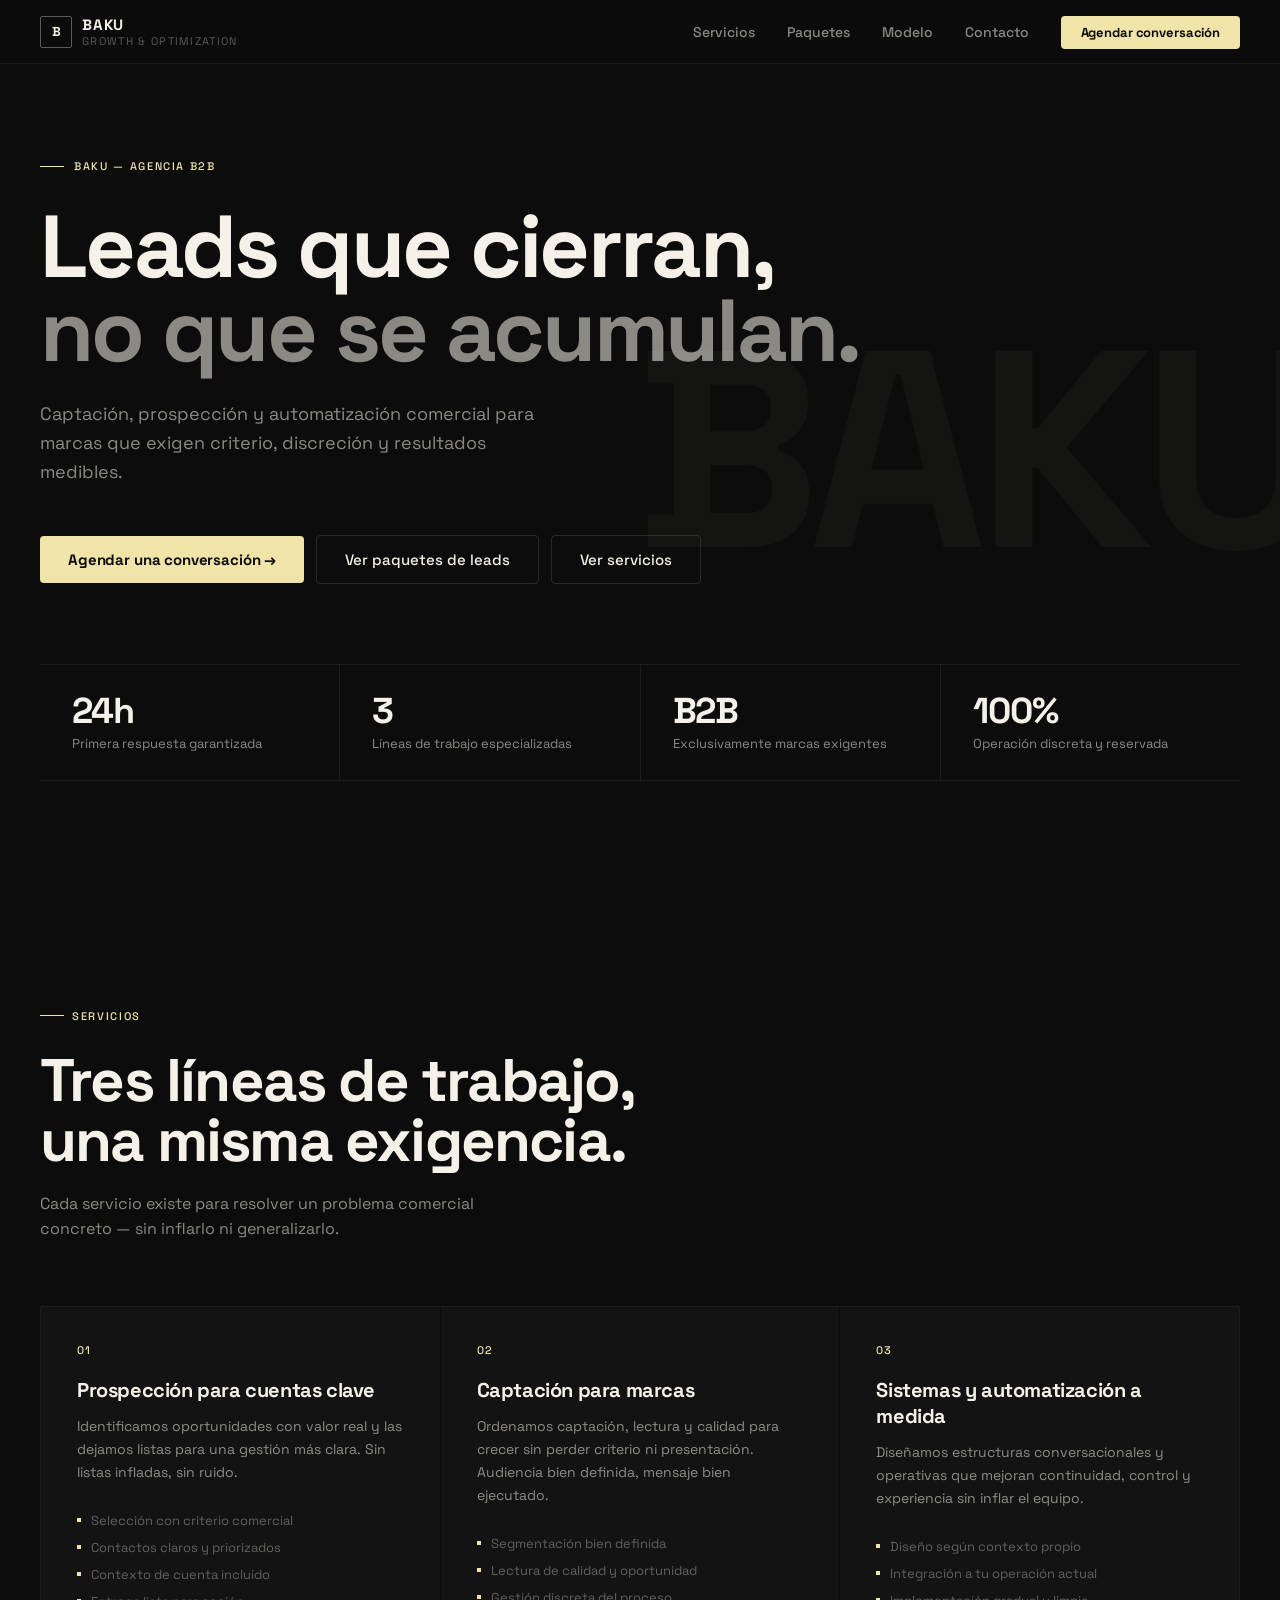
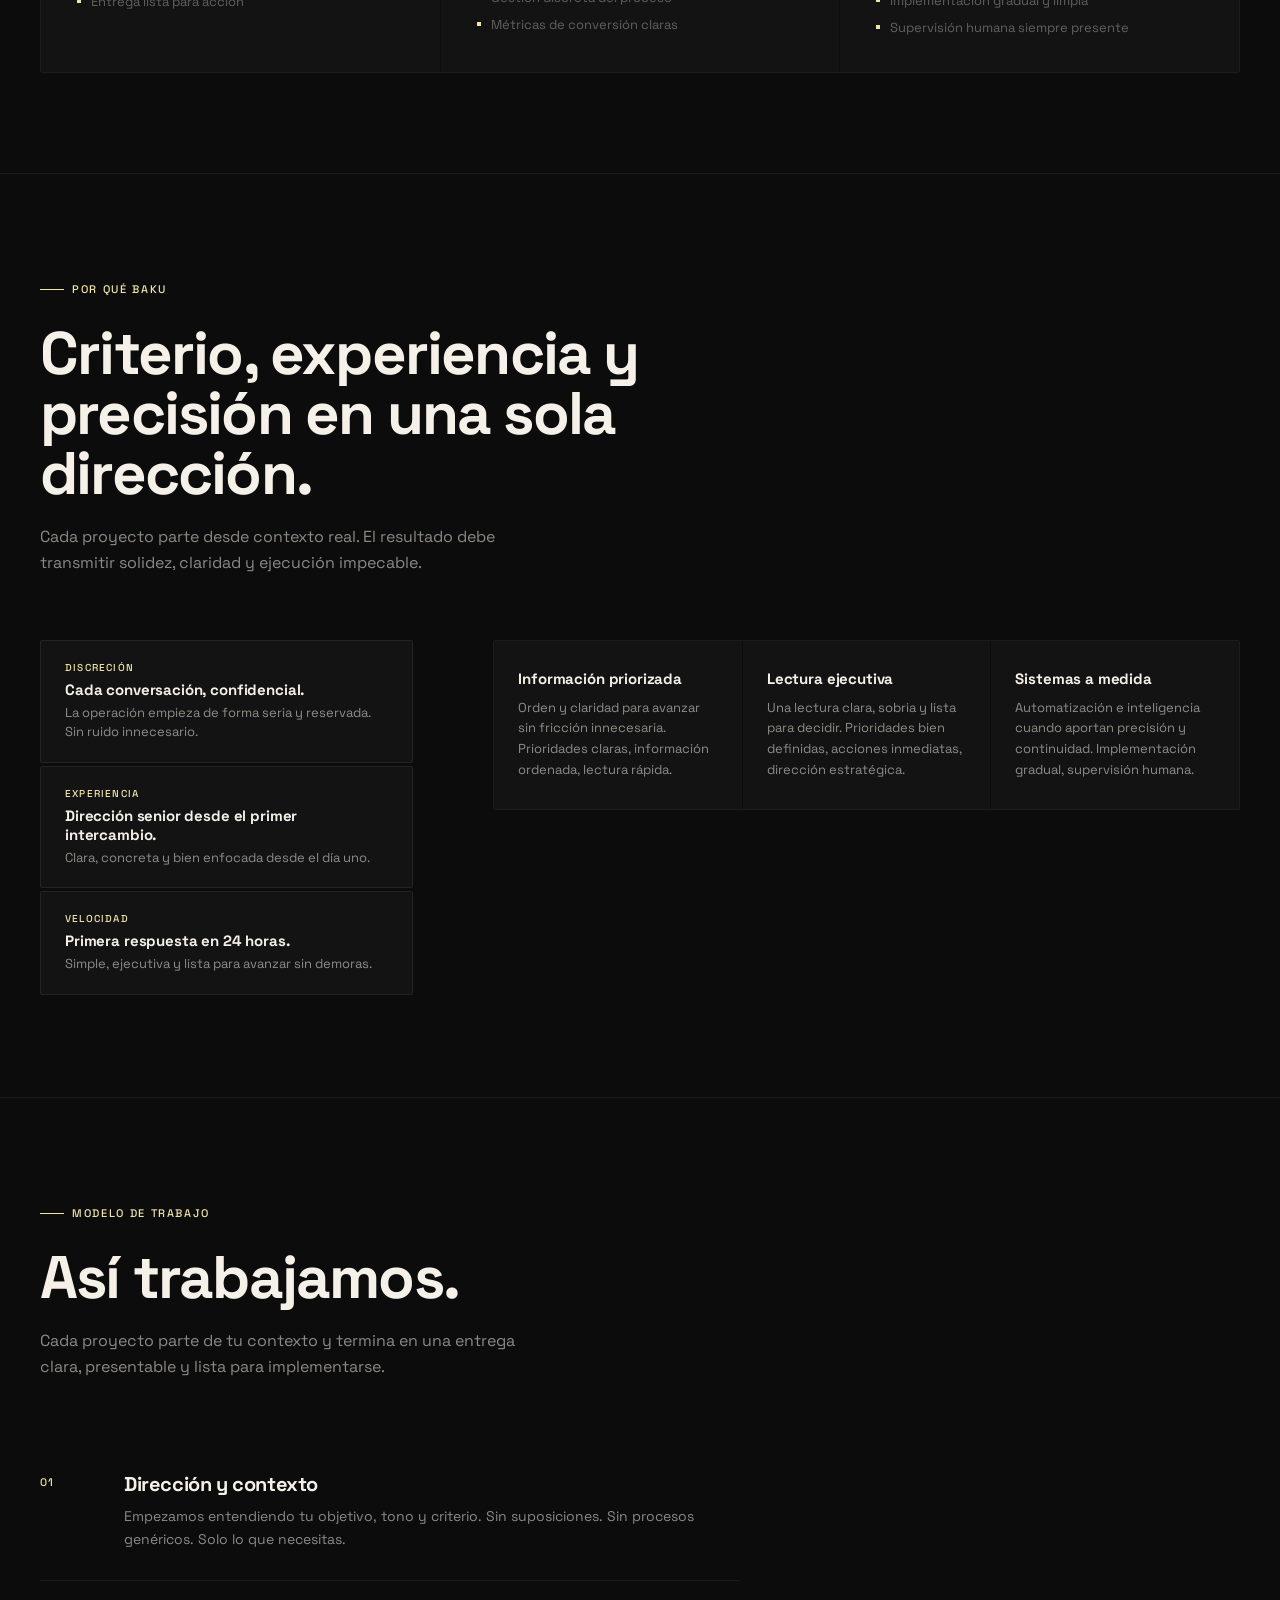
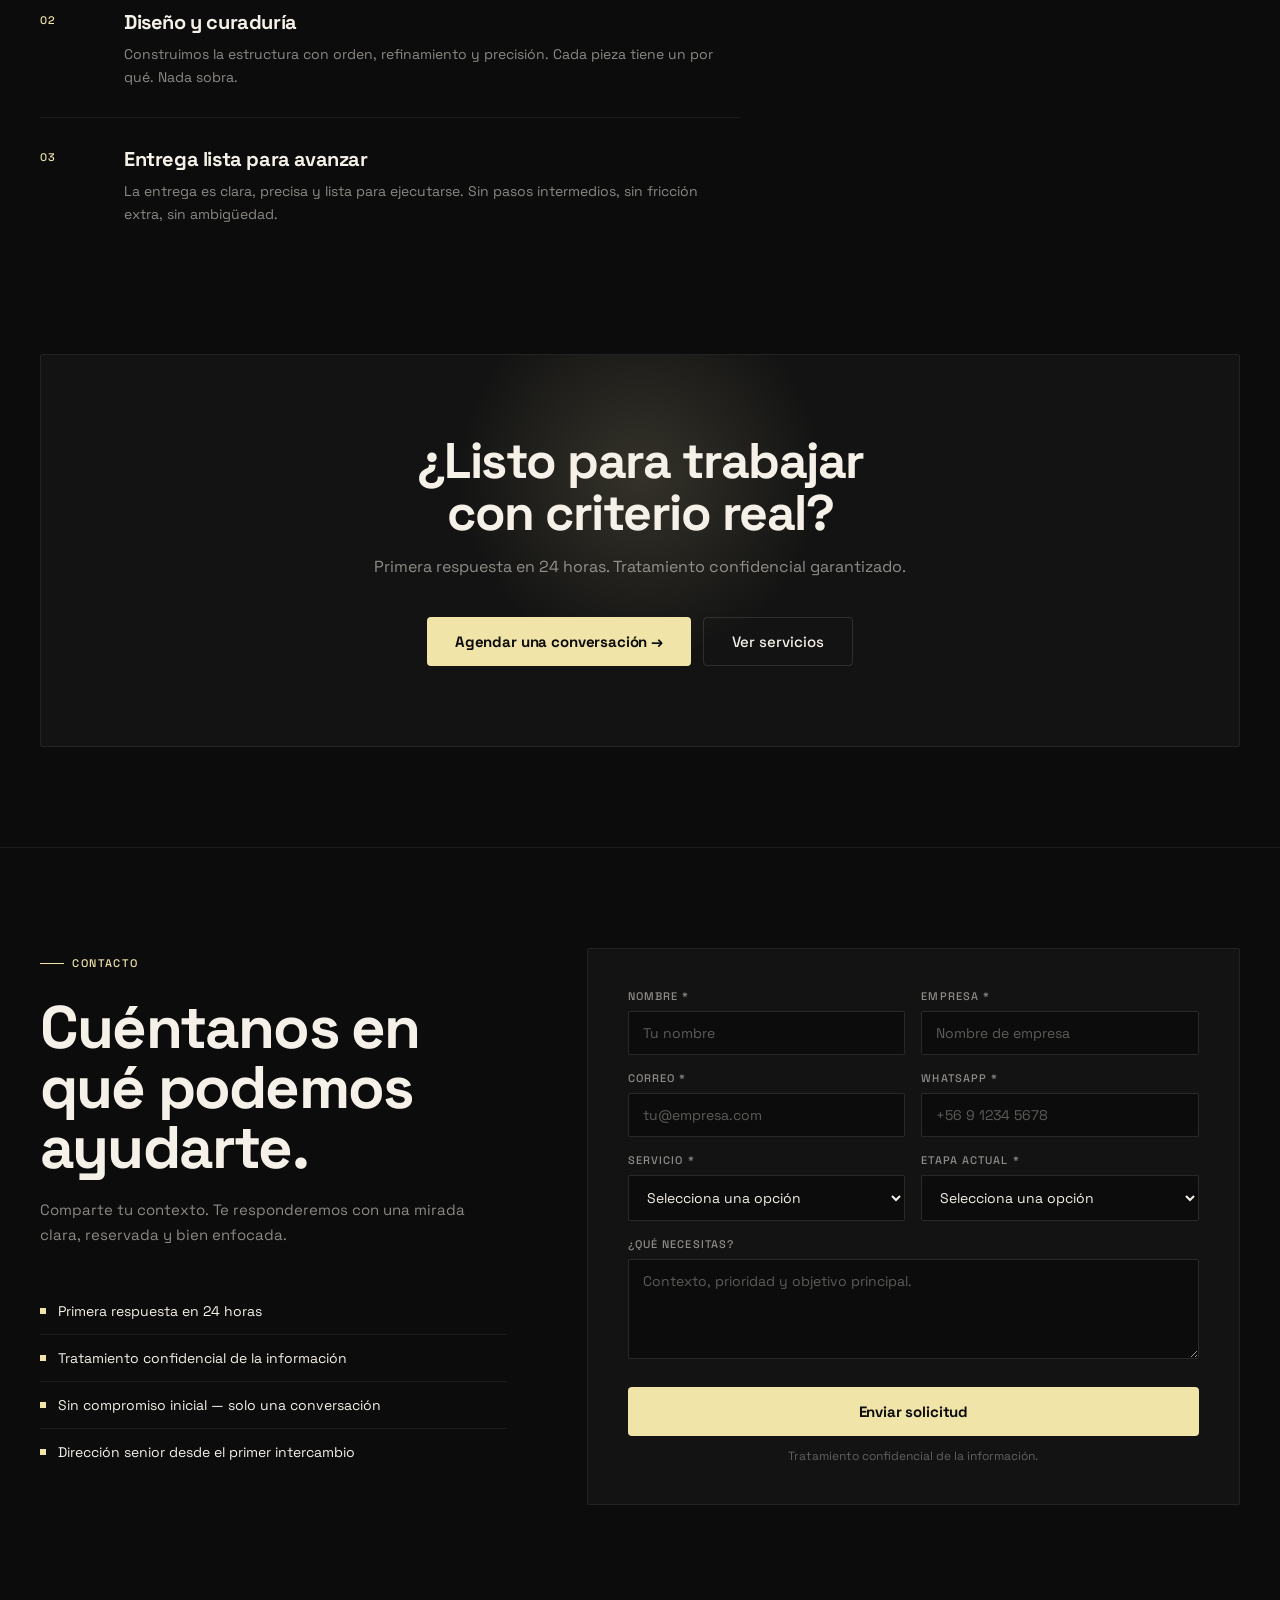
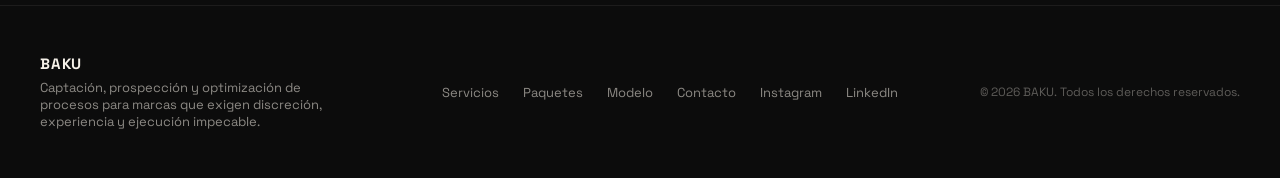
<file: index.html>
<!-- BAKU Landing Page -->
<!DOCTYPE html>
<html lang="es">
<head>
  <meta charset="UTF-8">
  <meta name="viewport" content="width=device-width, initial-scale=1.0">
  <meta name="robots" content="index, follow">
  <title>BAKU — Leads B2B que cierran, no que se acumulan</title>
  <meta name="description" content="Captación, prospección y automatización comercial para marcas que no improvisan. Prospectos reales, criterio real, resultados medibles.">

  <!-- Open Graph -->
  <meta property="og:title" content="BAKU — Leads B2B que cierran">
  <meta property="og:description" content="Captación, prospección y automatización comercial para marcas exigentes. Primera respuesta en 24h.">
  <meta property="og:type" content="website">
  <meta property="og:url" content="https://www.agenciabaku.com">
  <meta property="og:image" content="https://www.agenciabaku.com/assets/brand/baku-monogram-silver-clean.png">

  <!-- Twitter Card -->
  <meta name="twitter:card" content="summary_large_image">
  <meta name="twitter:title" content="BAKU — Leads B2B que cierran">
  <meta name="twitter:description" content="Captación, prospección y automatización comercial para marcas exigentes.">

  <!-- Canonical -->
  <link rel="canonical" href="https://www.agenciabaku.com">

  <!-- Font: Space Grotesk -->
  <link rel="preconnect" href="https://fonts.googleapis.com">
  <link rel="preconnect" href="https://fonts.gstatic.com" crossorigin>
  <link href="https://fonts.googleapis.com/css2?family=Space+Grotesk:wght@400;500;700&display=swap" rel="stylesheet">

  <style>
    *, *::before, *::after { box-sizing: border-box; margin: 0; padding: 0; }

    :root {
      --bg:           #0C0C0C;
      --surface:      #131313;
      --surface-2:    #1A1A1A;
      --cream:        #F5F0E8;
      --cream-55:     rgba(245,240,232,0.55);
      --cream-35:     rgba(245,240,232,0.35);
      --cream-12:     rgba(245,240,232,0.12);
      --cream-07:     rgba(245,240,232,0.07);
      --butter:       #F0E4A8;
      --butter-dark:  #0C0C0C;
      --butter-glow:  rgba(240,228,168,0.15);
      --radius:       2px;
      --radius-btn:   4px;
    }

    html { scroll-behavior: smooth; }

    body {
      font-family: 'Space Grotesk', -apple-system, BlinkMacSystemFont, sans-serif;
      background: var(--bg);
      color: var(--cream);
      -webkit-font-smoothing: antialiased;
      overflow-x: hidden;
    }

    /* NAV */
    nav {
      position: fixed;
      top: 0; left: 0; right: 0;
      z-index: 100;
      padding: 0 40px;
      height: 64px;
      display: flex;
      align-items: center;
      justify-content: space-between;
      background: rgba(12,12,12,0.90);
      backdrop-filter: blur(20px);
      -webkit-backdrop-filter: blur(20px);
      border-bottom: 1px solid var(--cream-07);
    }

    .nav-logo {
      display: flex;
      align-items: center;
      gap: 10px;
      text-decoration: none;
    }

    .nav-logo-mark {
      width: 32px; height: 32px;
      border: 1.5px solid var(--cream-35);
      border-radius: var(--radius);
      display: flex;
      align-items: center;
      justify-content: center;
      font-weight: 700;
      font-size: 13px;
      letter-spacing: -0.5px;
      color: var(--cream);
    }

    .nav-brand {
      font-weight: 700;
      font-size: 15px;
      letter-spacing: 0.05em;
      color: var(--cream);
    }

    .nav-tagline {
      font-size: 11px;
      color: var(--cream-35);
      letter-spacing: 0.12em;
      text-transform: uppercase;
      font-weight: 400;
    }

    .nav-links {
      display: flex;
      align-items: center;
      gap: 32px;
      list-style: none;
    }

    .nav-links a {
      color: var(--cream-55);
      text-decoration: none;
      font-size: 14px;
      font-weight: 500;
      transition: color 0.2s;
    }

    .nav-links a:hover { color: var(--cream); }

    .nav-cta {
      background: var(--butter) !important;
      color: var(--butter-dark) !important;
      padding: 8px 20px;
      border-radius: var(--radius-btn);
      font-size: 13px !important;
      font-weight: 700 !important;
      text-decoration: none;
      letter-spacing: -0.01em;
      transition: opacity 0.2s, transform 0.15s !important;
    }

    .nav-cta:hover { opacity: 0.88; transform: translateY(-1px); }

    /* HERO */
    .hero {
      min-height: 100vh;
      display: flex;
      flex-direction: column;
      justify-content: center;
      padding: 120px 40px 80px;
      position: relative;
      overflow: hidden;
    }

    .hero::before {
      content: 'BAKU';
      position: absolute;
      top: 50%; right: -40px;
      transform: translateY(-50%);
      font-size: 280px;
      font-weight: 700;
      color: var(--cream);
      opacity: 0.03;
      letter-spacing: -10px;
      line-height: 1;
      pointer-events: none;
      font-family: 'Space Grotesk', sans-serif;
    }

    .hero-label {
      display: inline-flex;
      align-items: center;
      gap: 10px;
      color: var(--butter);
      font-size: 11px;
      letter-spacing: 0.15em;
      text-transform: uppercase;
      font-weight: 500;
      margin-bottom: 32px;
    }

    .hero-label::before {
      content: '';
      width: 24px;
      height: 1px;
      background: var(--butter);
    }

    .hero-headline {
      font-size: clamp(42px, 7vw, 88px);
      font-weight: 700;
      line-height: 0.95;
      letter-spacing: -0.03em;
      max-width: 820px;
      margin-bottom: 28px;
    }

    .hero-headline em {
      font-style: normal;
      color: var(--cream-55);
    }

    .hero-sub {
      font-size: 18px;
      color: var(--cream-55);
      max-width: 520px;
      line-height: 1.6;
      margin-bottom: 48px;
      font-weight: 400;
    }

    .hero-actions {
      display: flex;
      gap: 12px;
      flex-wrap: wrap;
      align-items: center;
      margin-bottom: 80px;
    }

    .btn-primary {
      background: var(--butter);
      color: var(--butter-dark);
      padding: 14px 28px;
      border-radius: var(--radius-btn);
      font-size: 15px;
      font-weight: 700;
      text-decoration: none;
      letter-spacing: -0.01em;
      transition: opacity 0.2s, transform 0.15s;
      display: inline-flex;
      align-items: center;
      gap: 8px;
    }

    .btn-primary:hover { opacity: 0.88; transform: translateY(-1px); }

    .btn-secondary {
      background: transparent;
      color: var(--cream);
      padding: 14px 28px;
      border-radius: var(--radius-btn);
      font-size: 15px;
      font-weight: 500;
      text-decoration: none;
      border: 1px solid var(--cream-12);
      transition: border-color 0.2s, transform 0.15s;
      display: inline-flex;
      align-items: center;
    }

    .btn-secondary:hover { border-color: var(--cream-35); transform: translateY(-1px); }

    /* STATS STRIP */
    .stats-strip {
      display: flex;
      gap: 0;
      border-top: 1px solid var(--cream-07);
      border-bottom: 1px solid var(--cream-07);
    }

    .stat-item {
      flex: 1;
      padding: 28px 32px;
      border-right: 1px solid var(--cream-07);
    }

    .stat-item:last-child { border-right: none; }

    .stat-number {
      font-size: 36px;
      font-weight: 700;
      letter-spacing: -0.03em;
      line-height: 1;
      margin-bottom: 6px;
      color: var(--cream);
    }

    .stat-label {
      font-size: 13px;
      color: var(--cream-55);
      font-weight: 400;
    }

    /* SECTIONS */
    section {
      padding: 100px 40px;
    }

    .section-label {
      display: inline-flex;
      align-items: center;
      gap: 8px;
      color: var(--butter);
      font-size: 11px;
      letter-spacing: 0.15em;
      text-transform: uppercase;
      font-weight: 500;
      margin-bottom: 28px;
    }

    .section-label::before {
      content: '';
      width: 24px;
      height: 1px;
      background: var(--butter);
    }

    .section-headline {
      font-size: clamp(32px, 5vw, 60px);
      font-weight: 700;
      letter-spacing: -0.03em;
      line-height: 1.0;
      max-width: 700px;
      margin-bottom: 20px;
    }

    .section-sub {
      font-size: 16px;
      color: var(--cream-55);
      max-width: 500px;
      line-height: 1.6;
      margin-bottom: 64px;
    }

    /* SERVICES */
    .services-grid {
      display: grid;
      grid-template-columns: repeat(3, 1fr);
      gap: 1px;
      border: 1px solid var(--cream-07);
      border-radius: var(--radius);
      overflow: hidden;
    }

    .service-card {
      background: var(--surface);
      padding: 36px;
      transition: background 0.2s;
      position: relative;
    }

    .service-card:hover {
      background: var(--surface-2);
    }

    .service-card-num {
      font-size: 11px;
      color: var(--butter);
      letter-spacing: 0.1em;
      font-weight: 500;
      margin-bottom: 20px;
    }

    .service-card-title {
      font-size: 20px;
      font-weight: 700;
      letter-spacing: -0.02em;
      margin-bottom: 12px;
    }

    .service-card-desc {
      font-size: 14px;
      color: var(--cream-55);
      line-height: 1.65;
      margin-bottom: 28px;
    }

    .service-card-list {
      list-style: none;
      display: flex;
      flex-direction: column;
      gap: 10px;
    }

    .service-card-list li {
      font-size: 13px;
      color: var(--cream-35);
      display: flex;
      align-items: flex-start;
      gap: 10px;
    }

    .service-card-list li::before {
      content: '';
      width: 4px;
      height: 4px;
      background: var(--butter);
      flex-shrink: 0;
      margin-top: 6px;
    }

    /* PROOF */
    .proof-section {
      border-top: 1px solid var(--cream-07);
    }

    .proof-grid {
      display: grid;
      grid-template-columns: 1fr 2fr;
      gap: 80px;
      align-items: start;
    }

    .proof-pillars {
      display: flex;
      flex-direction: column;
      gap: 1px;
    }

    .pillar-card {
      background: var(--surface);
      border: 1px solid var(--cream-07);
      border-radius: var(--radius);
      padding: 20px 24px;
      transition: background 0.2s;
      margin-bottom: 2px;
    }

    .pillar-card:hover { background: var(--surface-2); }

    .pillar-label {
      font-size: 10px;
      text-transform: uppercase;
      letter-spacing: 0.12em;
      color: var(--butter);
      font-weight: 500;
      margin-bottom: 6px;
    }

    .pillar-title {
      font-size: 15px;
      font-weight: 700;
      letter-spacing: -0.01em;
      margin-bottom: 4px;
    }

    .pillar-desc {
      font-size: 13px;
      color: var(--cream-55);
      line-height: 1.5;
    }

    .proof-right {
      display: grid;
      grid-template-columns: repeat(3, 1fr);
      gap: 1px;
      border: 1px solid var(--cream-07);
      border-radius: var(--radius);
      overflow: hidden;
    }

    .proof-card {
      background: var(--surface);
      padding: 28px 24px;
    }

    .proof-card-title {
      font-size: 15px;
      font-weight: 700;
      letter-spacing: -0.01em;
      margin-bottom: 10px;
    }

    .proof-card-desc {
      font-size: 13px;
      color: var(--cream-55);
      line-height: 1.6;
    }

    /* APPROACH */
    .approach-section { border-top: 1px solid var(--cream-07); }

    .approach-steps {
      display: flex;
      flex-direction: column;
      max-width: 700px;
    }

    .step-item {
      display: grid;
      grid-template-columns: 60px 1fr;
      gap: 24px;
      align-items: flex-start;
      padding: 28px 0;
      border-bottom: 1px solid var(--cream-07);
    }

    .step-item:last-child { border-bottom: none; }

    .step-num {
      font-size: 11px;
      color: var(--butter);
      font-weight: 500;
      letter-spacing: 0.05em;
      padding-top: 4px;
    }

    .step-title {
      font-size: 20px;
      font-weight: 700;
      letter-spacing: -0.02em;
      margin-bottom: 8px;
    }

    .step-desc {
      font-size: 14px;
      color: var(--cream-55);
      line-height: 1.65;
    }

    /* CTA BANNER */
    .cta-banner {
      margin: 0 40px;
      border-radius: var(--radius);
      background: var(--surface);
      border: 1px solid var(--cream-07);
      padding: 80px;
      text-align: center;
      position: relative;
      overflow: hidden;
    }

    .cta-banner::before {
      content: '';
      position: absolute;
      top: -80px; left: 50%;
      transform: translateX(-50%);
      width: 400px; height: 400px;
      background: radial-gradient(circle, var(--butter-glow) 0%, transparent 65%);
      pointer-events: none;
    }

    .cta-banner-headline {
      font-size: clamp(28px, 4vw, 50px);
      font-weight: 700;
      letter-spacing: -0.03em;
      line-height: 1.05;
      margin-bottom: 16px;
      position: relative;
    }

    .cta-banner-sub {
      font-size: 16px;
      color: var(--cream-55);
      margin-bottom: 40px;
      position: relative;
    }

    .cta-banner-actions {
      display: flex;
      justify-content: center;
      gap: 12px;
      flex-wrap: wrap;
      position: relative;
    }

    /* CONTACT */
    .contact-section {
      border-top: 1px solid var(--cream-07);
    }

    .contact-grid {
      display: grid;
      grid-template-columns: 1fr 1.4fr;
      gap: 80px;
      align-items: start;
    }

    .contact-left p {
      font-size: 15px;
      color: var(--cream-55);
      line-height: 1.65;
      margin-bottom: 40px;
    }

    .contact-promises {
      display: flex;
      flex-direction: column;
    }

    .promise-item {
      display: flex;
      align-items: center;
      gap: 12px;
      padding: 14px 0;
      border-bottom: 1px solid var(--cream-07);
      font-size: 14px;
    }

    .promise-item:last-child { border-bottom: none; }

    .promise-dot {
      width: 6px; height: 6px;
      background: var(--butter);
      flex-shrink: 0;
    }

    .contact-form {
      background: var(--surface);
      border: 1px solid var(--cream-07);
      border-radius: var(--radius);
      padding: 40px;
    }

    .form-row {
      display: grid;
      grid-template-columns: 1fr 1fr;
      gap: 16px;
      margin-bottom: 16px;
    }

    .form-group {
      display: flex;
      flex-direction: column;
      gap: 8px;
    }

    .form-group.full { grid-column: 1 / -1; }

    .form-label {
      font-size: 11px;
      text-transform: uppercase;
      letter-spacing: 0.1em;
      color: var(--cream-55);
      font-weight: 500;
    }

    .form-input,
    .form-select,
    .form-textarea {
      background: var(--bg);
      border: 1px solid var(--cream-12);
      border-radius: var(--radius);
      padding: 12px 14px;
      color: var(--cream);
      font-family: inherit;
      font-size: 14px;
      outline: none;
      transition: border-color 0.2s, box-shadow 0.2s;
      width: 100%;
    }

    .form-input:focus,
    .form-select:focus,
    .form-textarea:focus {
      border-color: var(--butter);
      box-shadow: 0 0 0 3px var(--butter-glow);
    }

    .form-input::placeholder,
    .form-textarea::placeholder { color: var(--cream-35); }

    .form-select { cursor: pointer; }
    .form-select option { background: var(--surface); color: var(--cream); }

    .form-textarea { resize: vertical; min-height: 100px; }

    .form-submit {
      width: 100%;
      background: var(--butter);
      color: var(--butter-dark);
      border: none;
      padding: 15px 24px;
      border-radius: var(--radius-btn);
      font-size: 15px;
      font-weight: 700;
      letter-spacing: -0.01em;
      cursor: pointer;
      margin-top: 8px;
      transition: opacity 0.2s;
      font-family: inherit;
    }

    .form-submit:hover { opacity: 0.88; }

    .form-note {
      font-size: 12px;
      color: var(--cream-35);
      text-align: center;
      margin-top: 12px;
    }

    /* FOOTER */
    footer {
      border-top: 1px solid var(--cream-07);
      padding: 48px 40px;
      display: flex;
      justify-content: space-between;
      align-items: center;
      flex-wrap: wrap;
      gap: 24px;
    }

    .footer-left {
      display: flex;
      flex-direction: column;
      gap: 6px;
    }

    .footer-brand {
      font-size: 15px;
      font-weight: 700;
      letter-spacing: 0.05em;
    }

    .footer-desc {
      font-size: 13px;
      color: var(--cream-55);
      max-width: 320px;
    }

    .footer-links {
      display: flex;
      gap: 24px;
      list-style: none;
      flex-wrap: wrap;
    }

    .footer-links a {
      font-size: 13px;
      color: var(--cream-55);
      text-decoration: none;
      transition: color 0.2s;
    }

    .footer-links a:hover { color: var(--butter); }

    .footer-copy {
      font-size: 12px;
      color: var(--cream-35);
    }

    /* MOBILE */
    @media (max-width: 900px) {
      nav { padding: 0 24px; }
      .nav-links { display: none; }
      .hero { padding: 100px 24px 60px; }
      .stats-strip { flex-wrap: wrap; }
      .stat-item { min-width: 50%; border-right: none; border-bottom: 1px solid var(--cream-07); }
      section { padding: 72px 24px; }
      .services-grid { grid-template-columns: 1fr; }
      .proof-grid { grid-template-columns: 1fr; gap: 48px; }
      .proof-right { grid-template-columns: 1fr; }
      .contact-grid { grid-template-columns: 1fr; gap: 48px; }
      .form-row { grid-template-columns: 1fr; }
      .cta-banner { margin: 0 24px; padding: 48px 28px; }
      footer { padding: 40px 24px; flex-direction: column; align-items: flex-start; }
    }

    @media (max-width: 600px) {
      .hero-headline { font-size: 38px; }
      .hero-actions { flex-direction: column; align-items: flex-start; }
      .btn-primary, .btn-secondary { width: 100%; justify-content: center; }
      .cta-banner-actions { flex-direction: column; }
      .cta-banner-actions .btn-primary,
      .cta-banner-actions .btn-secondary { width: 100%; justify-content: center; }
    }
  </style>
</head>
<body>

<!-- NAV -->
<nav>
  <a href="/" class="nav-logo">
    <div class="nav-logo-mark">B</div>
    <div>
      <div class="nav-brand">BAKU</div>
      <div class="nav-tagline">Growth &amp; Optimization</div>
    </div>
  </a>
  <ul class="nav-links">
    <li><a href="#servicios">Servicios</a></li>
    <li><a href="/leads.html">Paquetes</a></li>
    <li><a href="#modelo">Modelo</a></li>
    <li><a href="#contacto">Contacto</a></li>
    <li><a href="#contacto" class="nav-cta">Agendar conversación</a></li>
  </ul>
</nav>

<!-- HERO -->
<section class="hero" id="inicio">
  <div class="hero-label">BAKU — Agencia B2B</div>
  <h1 class="hero-headline">Leads que cierran,<br><em>no que se acumulan.</em></h1>
  <p class="hero-sub">Captación, prospección y automatización comercial para marcas que exigen criterio, discreción y resultados medibles.</p>
  <div class="hero-actions">
    <a href="#contacto" class="btn-primary">Agendar una conversación →</a>
    <a href="/leads.html" class="btn-secondary">Ver paquetes de leads</a>
    <a href="#servicios" class="btn-secondary">Ver servicios</a>
  </div>

  <div class="stats-strip">
    <div class="stat-item">
      <div class="stat-number">24h</div>
      <div class="stat-label">Primera respuesta garantizada</div>
    </div>
    <div class="stat-item">
      <div class="stat-number">3</div>
      <div class="stat-label">Líneas de trabajo especializadas</div>
    </div>
    <div class="stat-item">
      <div class="stat-number">B2B</div>
      <div class="stat-label">Exclusivamente marcas exigentes</div>
    </div>
    <div class="stat-item">
      <div class="stat-number">100%</div>
      <div class="stat-label">Operación discreta y reservada</div>
    </div>
  </div>
</section>

<!-- SERVICIOS -->
<section id="servicios">
  <div class="section-label">Servicios</div>
  <h2 class="section-headline">Tres líneas de trabajo, una misma exigencia.</h2>
  <p class="section-sub">Cada servicio existe para resolver un problema comercial concreto — sin inflarlo ni generalizarlo.</p>

  <div class="services-grid">
    <div class="service-card">
      <div class="service-card-num">01</div>
      <h3 class="service-card-title">Prospección para cuentas clave</h3>
      <p class="service-card-desc">Identificamos oportunidades con valor real y las dejamos listas para una gestión más clara. Sin listas infladas, sin ruido.</p>
      <ul class="service-card-list">
        <li>Selección con criterio comercial</li>
        <li>Contactos claros y priorizados</li>
        <li>Contexto de cuenta incluido</li>
        <li>Entrega lista para acción</li>
      </ul>
    </div>

    <div class="service-card">
      <div class="service-card-num">02</div>
      <h3 class="service-card-title">Captación para marcas</h3>
      <p class="service-card-desc">Ordenamos captación, lectura y calidad para crecer sin perder criterio ni presentación. Audiencia bien definida, mensaje bien ejecutado.</p>
      <ul class="service-card-list">
        <li>Segmentación bien definida</li>
        <li>Lectura de calidad y oportunidad</li>
        <li>Gestión discreta del proceso</li>
        <li>Métricas de conversión claras</li>
      </ul>
    </div>

    <div class="service-card">
      <div class="service-card-num">03</div>
      <h3 class="service-card-title">Sistemas y automatización a medida</h3>
      <p class="service-card-desc">Diseñamos estructuras conversacionales y operativas que mejoran continuidad, control y experiencia sin inflar el equipo.</p>
      <ul class="service-card-list">
        <li>Diseño según contexto propio</li>
        <li>Integración a tu operación actual</li>
        <li>Implementación gradual y limpia</li>
        <li>Supervisión humana siempre presente</li>
      </ul>
    </div>
  </div>
</section>

<!-- POR QUÉ BAKU -->
<section class="proof-section" id="por-que">
  <div class="section-label">Por qué BAKU</div>
  <h2 class="section-headline">Criterio, experiencia y precisión en una sola dirección.</h2>
  <p class="section-sub">Cada proyecto parte desde contexto real. El resultado debe transmitir solidez, claridad y ejecución impecable.</p>

  <div class="proof-grid">
    <div class="proof-left">
      <div class="proof-pillars">
        <div class="pillar-card">
          <div class="pillar-label">Discreción</div>
          <div class="pillar-title">Cada conversación, confidencial.</div>
          <div class="pillar-desc">La operación empieza de forma seria y reservada. Sin ruido innecesario.</div>
        </div>
        <div class="pillar-card">
          <div class="pillar-label">Experiencia</div>
          <div class="pillar-title">Dirección senior desde el primer intercambio.</div>
          <div class="pillar-desc">Clara, concreta y bien enfocada desde el día uno.</div>
        </div>
        <div class="pillar-card">
          <div class="pillar-label">Velocidad</div>
          <div class="pillar-title">Primera respuesta en 24 horas.</div>
          <div class="pillar-desc">Simple, ejecutiva y lista para avanzar sin demoras.</div>
        </div>
      </div>
    </div>

    <div class="proof-right">
      <div class="proof-card">
        <div class="proof-card-title">Información priorizada</div>
        <div class="proof-card-desc">Orden y claridad para avanzar sin fricción innecesaria. Prioridades claras, información ordenada, lectura rápida.</div>
      </div>
      <div class="proof-card">
        <div class="proof-card-title">Lectura ejecutiva</div>
        <div class="proof-card-desc">Una lectura clara, sobria y lista para decidir. Prioridades bien definidas, acciones inmediatas, dirección estratégica.</div>
      </div>
      <div class="proof-card">
        <div class="proof-card-title">Sistemas a medida</div>
        <div class="proof-card-desc">Automatización e inteligencia cuando aportan precisión y continuidad. Implementación gradual, supervisión humana.</div>
      </div>
    </div>
  </div>
</section>

<!-- MODELO -->
<section class="approach-section" id="modelo">
  <div class="section-label">Modelo de trabajo</div>
  <h2 class="section-headline">Así trabajamos.</h2>
  <p class="section-sub">Cada proyecto parte de tu contexto y termina en una entrega clara, presentable y lista para implementarse.</p>

  <div class="approach-steps">
    <div class="step-item">
      <div class="step-num">01</div>
      <div class="step-content">
        <div class="step-title">Dirección y contexto</div>
        <div class="step-desc">Empezamos entendiendo tu objetivo, tono y criterio. Sin suposiciones. Sin procesos genéricos. Solo lo que necesitas.</div>
      </div>
    </div>
    <div class="step-item">
      <div class="step-num">02</div>
      <div class="step-content">
        <div class="step-title">Diseño y curaduría</div>
        <div class="step-desc">Construimos la estructura con orden, refinamiento y precisión. Cada pieza tiene un por qué. Nada sobra.</div>
      </div>
    </div>
    <div class="step-item">
      <div class="step-num">03</div>
      <div class="step-content">
        <div class="step-title">Entrega lista para avanzar</div>
        <div class="step-desc">La entrega es clara, precisa y lista para ejecutarse. Sin pasos intermedios, sin fricción extra, sin ambigüedad.</div>
      </div>
    </div>
  </div>
</section>

<!-- CTA BANNER -->
<div style="padding: 0 0 100px;">
  <div class="cta-banner">
    <h2 class="cta-banner-headline">¿Listo para trabajar<br>con criterio real?</h2>
    <p class="cta-banner-sub">Primera respuesta en 24 horas. Tratamiento confidencial garantizado.</p>
    <div class="cta-banner-actions">
      <a href="#contacto" class="btn-primary">Agendar una conversación →</a>
      <a href="#servicios" class="btn-secondary">Ver servicios</a>
    </div>
  </div>
</div>

<!-- CONTACTO -->
<section class="contact-section" id="contacto">
  <div class="contact-grid">
    <div class="contact-left">
      <div class="section-label">Contacto</div>
      <h2 class="section-headline">Cuéntanos en qué podemos ayudarte.</h2>
      <p>Comparte tu contexto. Te responderemos con una mirada clara, reservada y bien enfocada.</p>

      <div class="contact-promises">
        <div class="promise-item">
          <div class="promise-dot"></div>
          Primera respuesta en 24 horas
        </div>
        <div class="promise-item">
          <div class="promise-dot"></div>
          Tratamiento confidencial de la información
        </div>
        <div class="promise-item">
          <div class="promise-dot"></div>
          Sin compromiso inicial — solo una conversación
        </div>
        <div class="promise-item">
          <div class="promise-dot"></div>
          Dirección senior desde el primer intercambio
        </div>
      </div>
    </div>

    <div class="contact-form">
      <form id="lead-form" action="/api/lead" method="POST">
        <div class="form-row">
          <div class="form-group">
            <label class="form-label" for="nombre">Nombre *</label>
            <input class="form-input" type="text" id="nombre" name="nombre" placeholder="Tu nombre" required>
          </div>
          <div class="form-group">
            <label class="form-label" for="empresa">Empresa *</label>
            <input class="form-input" type="text" id="empresa" name="empresa" placeholder="Nombre de empresa" required>
          </div>
        </div>
        <div class="form-row">
          <div class="form-group">
            <label class="form-label" for="email">Correo *</label>
            <input class="form-input" type="email" id="email" name="email" placeholder="tu@empresa.com" required>
          </div>
          <div class="form-group">
            <label class="form-label" for="whatsapp">WhatsApp *</label>
            <input class="form-input" type="tel" id="whatsapp" name="whatsapp" placeholder="+56 9 1234 5678" required>
          </div>
        </div>
        <div class="form-row">
          <div class="form-group">
            <label class="form-label" for="servicio">Servicio *</label>
            <select class="form-select" id="servicio" name="servicio" required>
              <option value="" disabled selected>Selecciona una opción</option>
              <option value="prospeccion">Prospección para cuentas clave</option>
              <option value="captacion">Captación para marcas</option>
              <option value="sistemas">Sistemas y automatización</option>
              <option value="otro">Otro / No sé aún</option>
            </select>
          </div>
          <div class="form-group">
            <label class="form-label" for="etapa">Etapa actual *</label>
            <select class="form-select" id="etapa" name="etapa" required>
              <option value="" disabled selected>Selecciona una opción</option>
              <option value="explorando">Explorando opciones</option>
              <option value="listo">Listo para comenzar</option>
              <option value="urgente">Necesidad urgente</option>
              <option value="presupuesto">Evaluando presupuesto</option>
            </select>
          </div>
        </div>
        <div class="form-group full" style="margin-bottom:20px;">
          <label class="form-label" for="mensaje">¿Qué necesitas?</label>
          <textarea class="form-textarea" id="mensaje" name="mensaje" placeholder="Contexto, prioridad y objetivo principal."></textarea>
        </div>
        <button type="submit" class="form-submit">Enviar solicitud</button>
        <div class="form-note">Tratamiento confidencial de la información.</div>
      </form>
    </div>
  </div>
</section>

<!-- FOOTER -->
<footer>
  <div class="footer-left">
    <div class="footer-brand">BAKU</div>
    <div class="footer-desc">Captación, prospección y optimización de procesos para marcas que exigen discreción, experiencia y ejecución impecable.</div>
  </div>
  <ul class="footer-links">
    <li><a href="#servicios">Servicios</a></li>
    <li><a href="/leads.html">Paquetes</a></li>
    <li><a href="#modelo">Modelo</a></li>
    <li><a href="#contacto">Contacto</a></li>
    <li><a href="https://instagram.com" target="_blank" rel="noopener">Instagram</a></li>
    <li><a href="https://linkedin.com" target="_blank" rel="noopener">LinkedIn</a></li>
  </ul>
  <div class="footer-copy">© 2026 BAKU. Todos los derechos reservados.</div>
</footer>

<script>
  const form = document.getElementById('lead-form');
  if (form) {
    form.addEventListener('submit', async (e) => {
      e.preventDefault();
      const btn = form.querySelector('.form-submit');
      btn.textContent = 'Enviando...';
      btn.disabled = true;

      try {
        const data = Object.fromEntries(new FormData(form));
        const res = await fetch('/api/lead', {
          method: 'POST',
          headers: { 'Content-Type': 'application/json' },
          body: JSON.stringify(data)
        });

        if (res.ok) {
          btn.textContent = '✓ Solicitud enviada';
          form.reset();
          setTimeout(() => {
            btn.textContent = 'Enviar solicitud';
            btn.disabled = false;
          }, 4000);
        } else {
          throw new Error();
        }
      } catch {
        btn.textContent = 'Error — intenta nuevamente';
        btn.disabled = false;
        setTimeout(() => { btn.textContent = 'Enviar solicitud'; }, 3000);
      }
    });
  }

  const sections = document.querySelectorAll('section[id], .hero[id]');
  const navLinks = document.querySelectorAll('.nav-links a:not(.nav-cta)');

  const observer = new IntersectionObserver((entries) => {
    entries.forEach(entry => {
      if (entry.isIntersecting) {
        const id = entry.target.id;
        navLinks.forEach(link => {
          link.style.color = link.getAttribute('href') === `#${id}` ? 'var(--cream)' : '';
        });
      }
    });
  }, { threshold: 0.4 });

  sections.forEach(s => observer.observe(s));
</script>

</body>
</html>
</file>
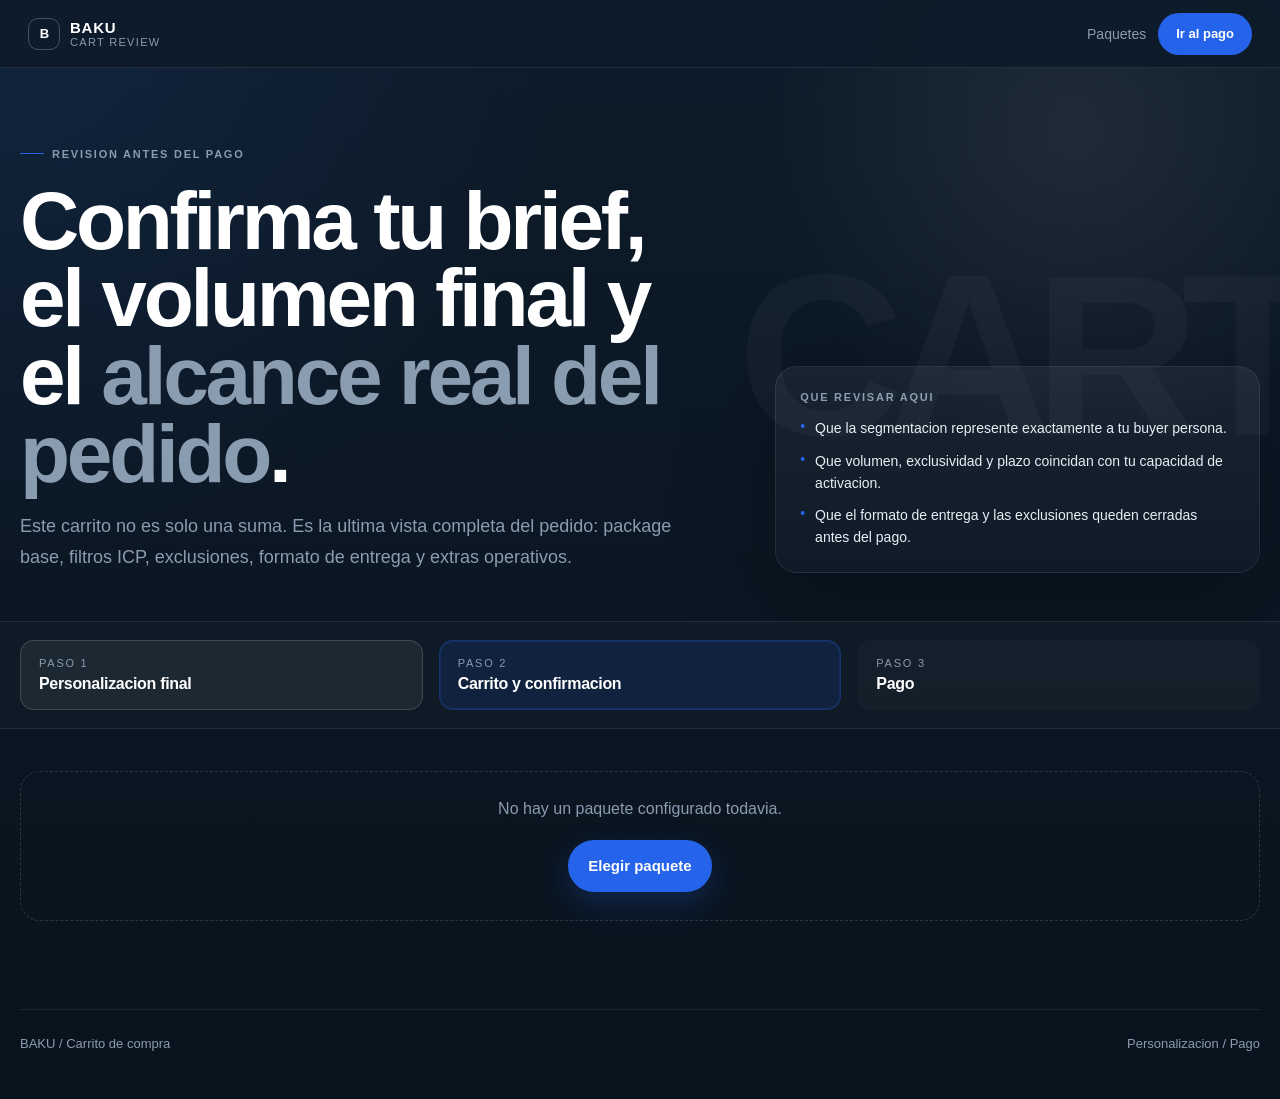
<file: cart.html>
<!DOCTYPE html>
<html lang="es">
<head>
    <meta charset="UTF-8">
    <meta name="viewport" content="width=device-width, initial-scale=1.0">
    <meta name="robots" content="index, follow">
    <title>Carrito - BAKU</title>
    <meta name="description" content="Revisa el paquete de leads personalizado, confirma criterios, volumen y total estimado antes de avanzar al pago.">
    <link rel="canonical" href="https://www.agenciabaku.com/cart.html">
    <link rel="preconnect" href="https://api.fontshare.com">
    <link href="https://api.fontshare.com/v2/css?f[]=switzer@300,400,500,600,700,800,900&display=swap" rel="stylesheet">
    <link rel="stylesheet" href="/checkout-flow.css">
</head>
<body data-page="cart">
    <nav>
        <a href="/leads.html" class="nav-logo" aria-label="BAKU paquetes">
            <div class="nav-logo-mark">B</div>
            <div>
                <div class="nav-brand">BAKU</div>
                <div class="nav-tagline">Cart review</div>
            </div>
        </a>
        <div class="nav-actions">
            <a href="/leads.html" class="nav-link">Paquetes</a>
            <a href="/payment.html" class="nav-cta">Ir al pago</a>
        </div>
    </nav>

    <section class="flow-hero" data-watermark="CART">
        <div class="container hero-grid">
            <div class="hero-copy">
                <div class="eyebrow">Revision antes del pago</div>
                <h1 class="hero-title">Confirma tu brief, el volumen final y el <em>alcance real del pedido</em>.</h1>
                <p>
                    Este carrito no es solo una suma. Es la ultima vista completa del pedido:
                    package base, filtros ICP, exclusiones, formato de entrega y extras operativos.
                </p>
            </div>

            <aside class="hero-panel">
                <div class="hero-panel-kicker">Que revisar aqui</div>
                <ul class="hero-panel-list">
                    <li>Que la segmentacion represente exactamente a tu buyer persona.</li>
                    <li>Que volumen, exclusividad y plazo coincidan con tu capacidad de activacion.</li>
                    <li>Que el formato de entrega y las exclusiones queden cerradas antes del pago.</li>
                </ul>
            </aside>
        </div>
    </section>

    <section class="progress-strip">
        <div class="container progress-grid">
            <div class="progress-step done">
                <div class="progress-label">Paso 1</div>
                <div class="progress-title">Personalizacion final</div>
            </div>
            <div class="progress-step active">
                <div class="progress-label">Paso 2</div>
                <div class="progress-title">Carrito y confirmacion</div>
            </div>
            <div class="progress-step">
                <div class="progress-label">Paso 3</div>
                <div class="progress-title">Pago</div>
            </div>
        </div>
    </section>

    <main class="page-shell">
        <div class="container">
            <div id="cart-empty" class="empty-state" style="display:none;">
                <p>No hay un paquete configurado todavia.</p>
                <div class="cta-row" style="justify-content:center;">
                    <a class="btn-primary" href="/leads.html">Elegir paquete</a>
                </div>
            </div>

            <div id="cart-content" class="editor-grid">
                <div class="stack">
                    <section class="panel">
                        <div class="section-kicker">Resumen del producto</div>
                        <h2 id="cart-package-name">Growth Tech</h2>
                        <p class="panel-intro" id="cart-package-copy">500 leads de tecnologia enriquecidos con LinkedIn, telefono y senales de intencion.</p>

                        <div class="summary-section">
                            <div class="summary-pills" id="cart-pill-list"></div>
                        </div>

                        <div class="summary-section">
                            <div class="detail-list" id="cart-targeting-details"></div>
                        </div>
                    </section>

                    <section class="panel">
                        <div class="section-kicker">Operacion</div>
                        <h3>Como se va a preparar la entrega.</h3>
                        <div class="detail-list" id="cart-ops-details"></div>
                    </section>
                </div>

                <aside class="sticky-panel stack">
                    <section class="panel">
                        <div class="summary-head">
                            <div>
                                <div class="summary-tag" id="cart-package-meta">Tecnologia / Premium / 500 leads base</div>
                                <div class="summary-title" id="cart-total">$697</div>
                                <div class="summary-subtitle">Total estimado con la configuracion actual.</div>
                            </div>
                        </div>

                        <div class="summary-section">
                            <div class="price-table">
                                <div class="price-row"><span>Volumen final</span><strong id="cart-count">500 leads</strong></div>
                                <div class="price-row"><span>Turnaround</span><strong id="cart-turnaround">3 a 5 dias habiles</strong></div>
                            </div>
                        </div>

                        <div class="summary-section">
                            <div class="summary-label">Desglose</div>
                            <div id="cart-pricing" class="price-table"></div>
                        </div>

                        <div class="cta-row">
                            <a href="/payment.html" class="btn-primary">Continuar al pago</a>
                            <a id="edit-customization" href="/customize.html" class="btn-secondary">Editar configuracion</a>
                        </div>
                    </section>

                    <section class="panel">
                        <div class="section-kicker">Siguiente paso</div>
                        <h3>En pago cierras el pedido.</h3>
                        <ul class="summary-list">
                            <li>Completa tus datos de compra y facturacion.</li>
                            <li>Elige tarjeta, transferencia o invoice.</li>
                            <li>Confirma el pedido y dejamos registrado el brief final.</li>
                        </ul>
                    </section>
                </aside>
            </div>
        </div>
    </main>

    <footer>
        <div class="container footer-shell">
            <span>BAKU / Carrito de compra</span>
            <span><a href="/customize.html">Personalizacion</a> / <a href="/payment.html">Pago</a></span>
        </div>
    </footer>

    <script src="/checkout-flow.js"></script>
</body>
</html>
</file>
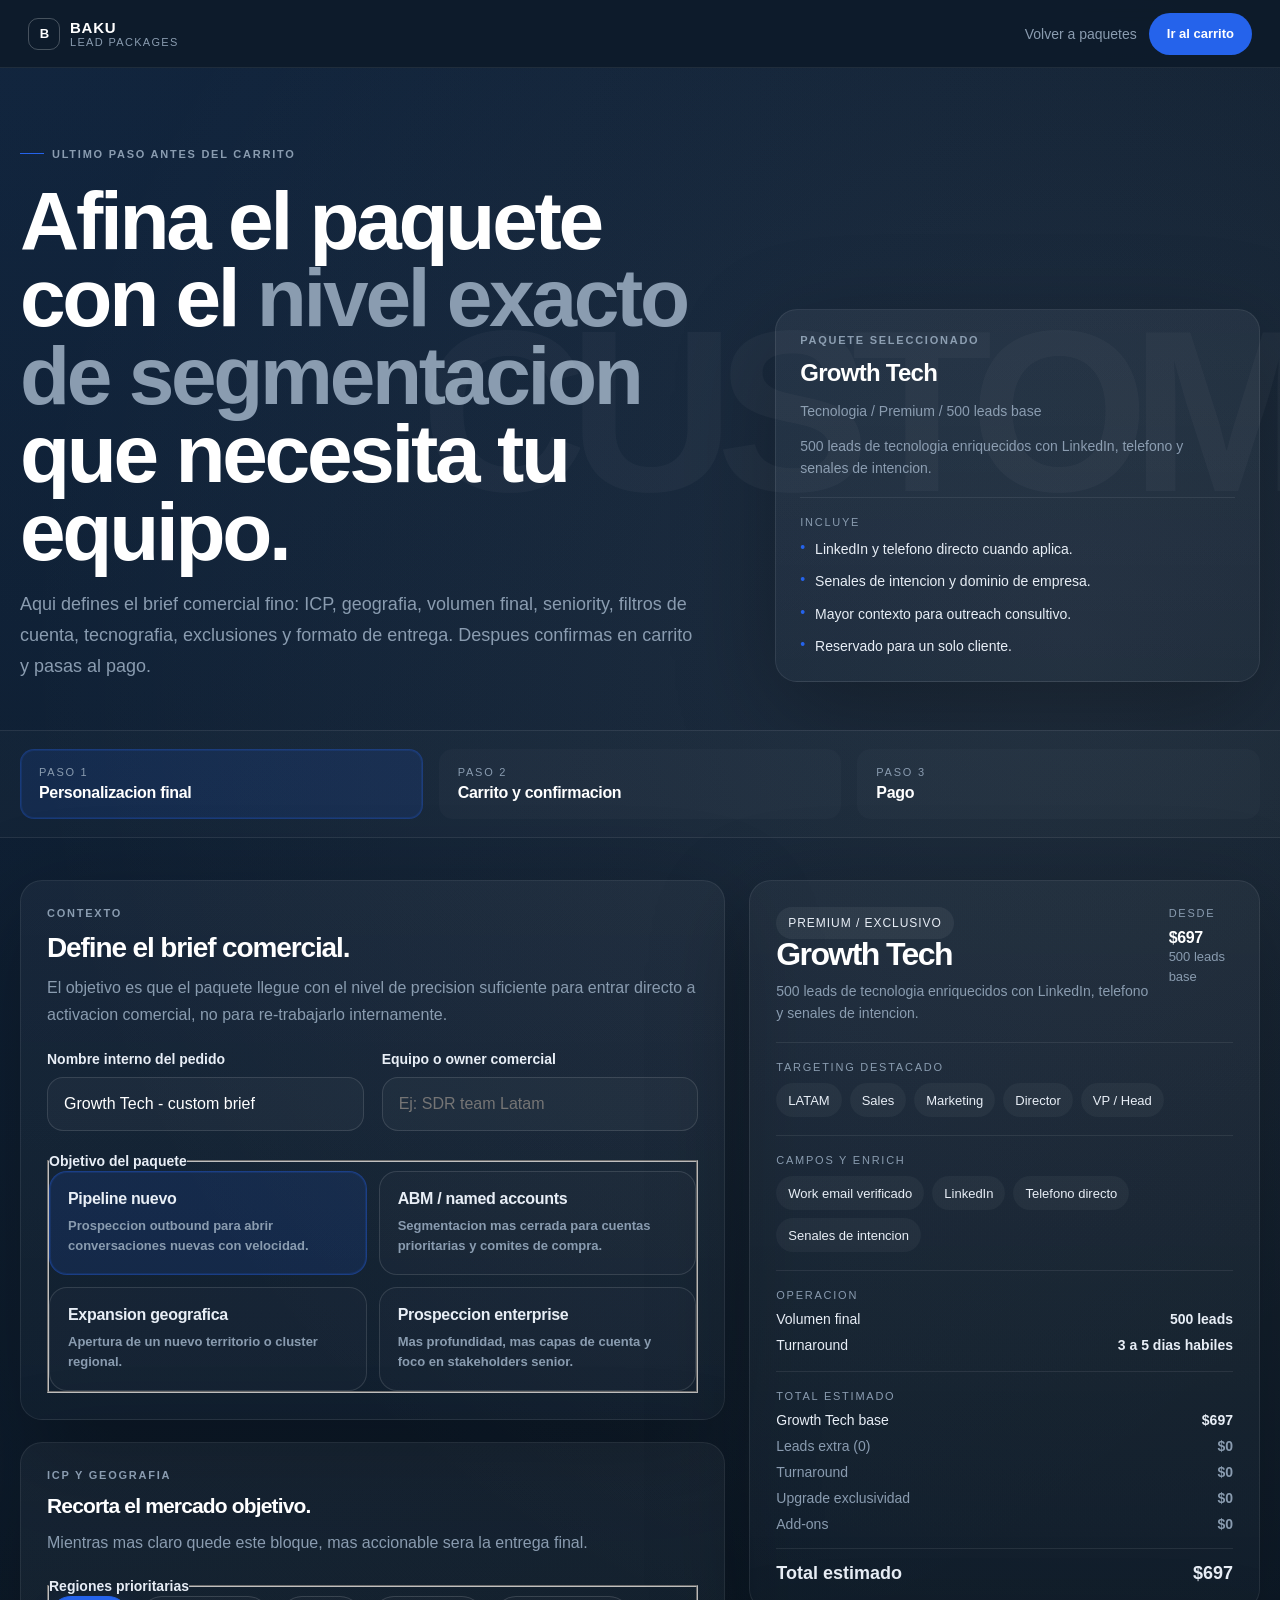
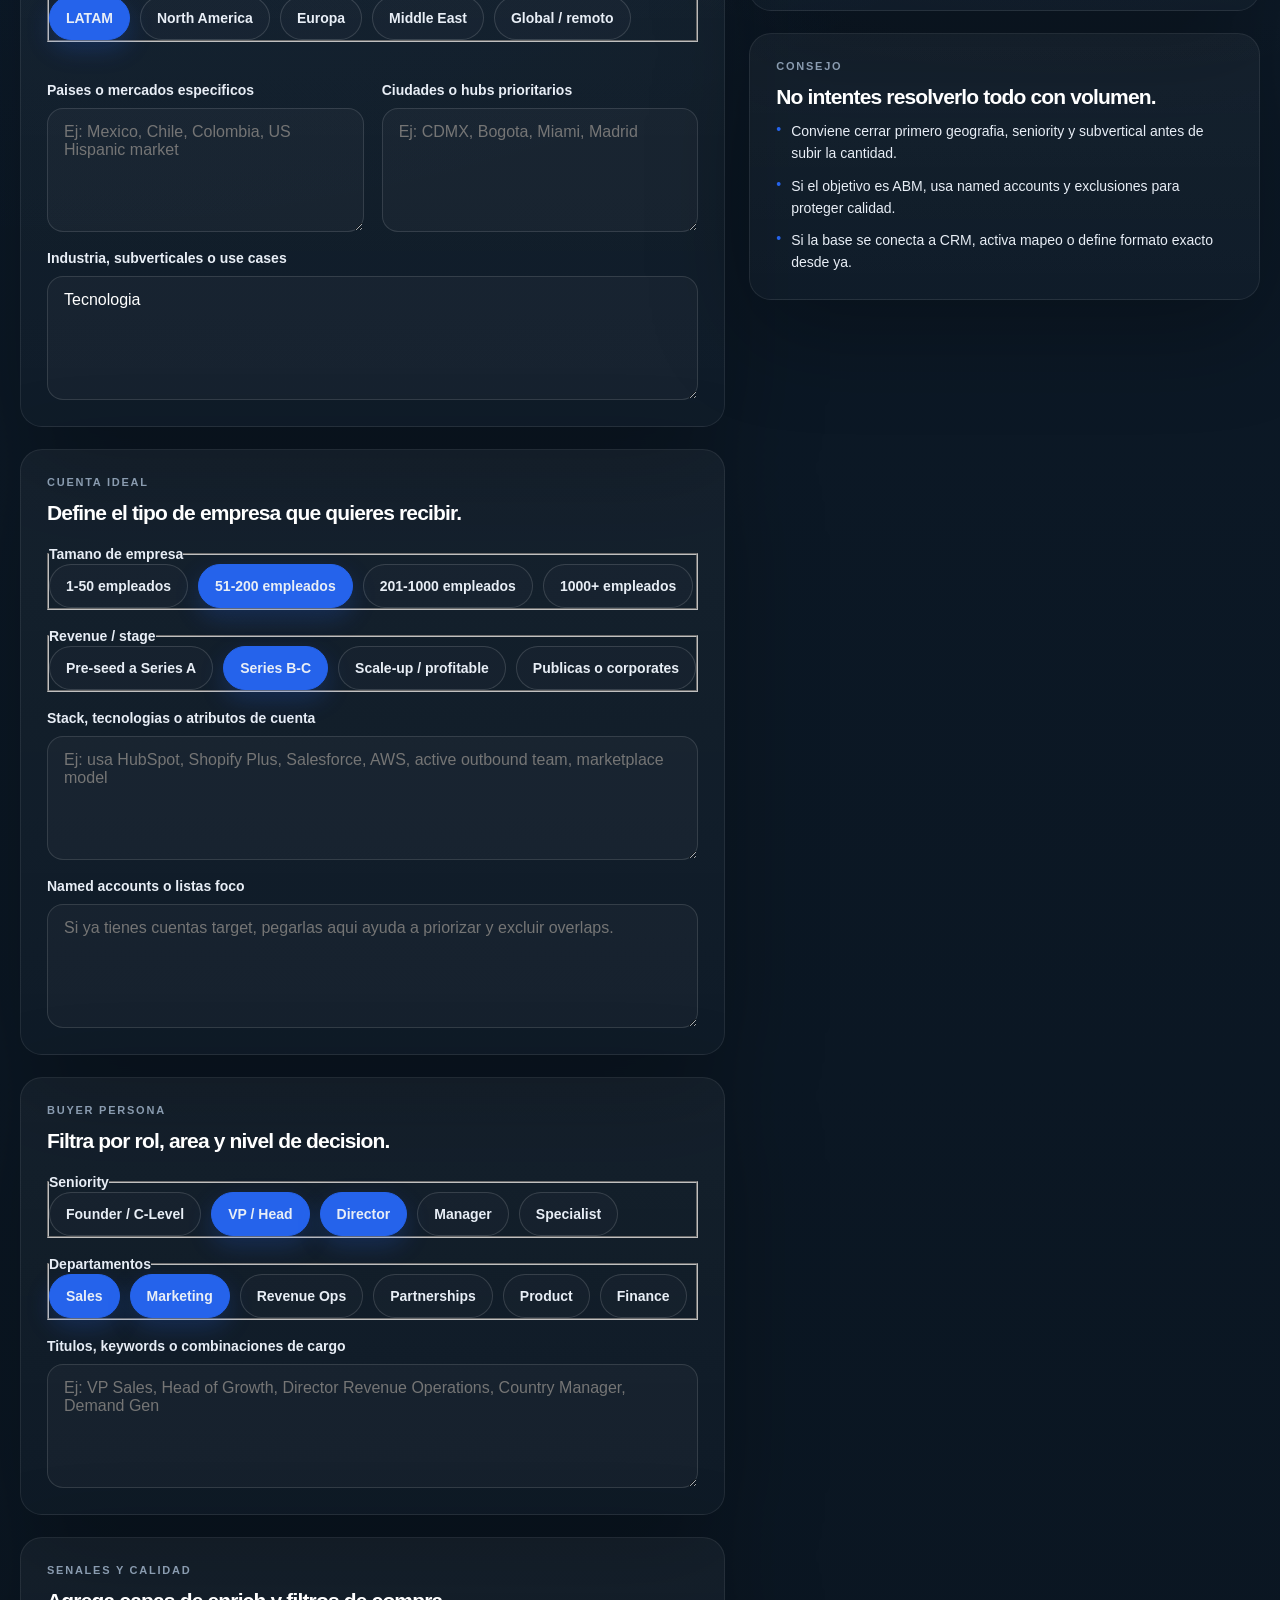
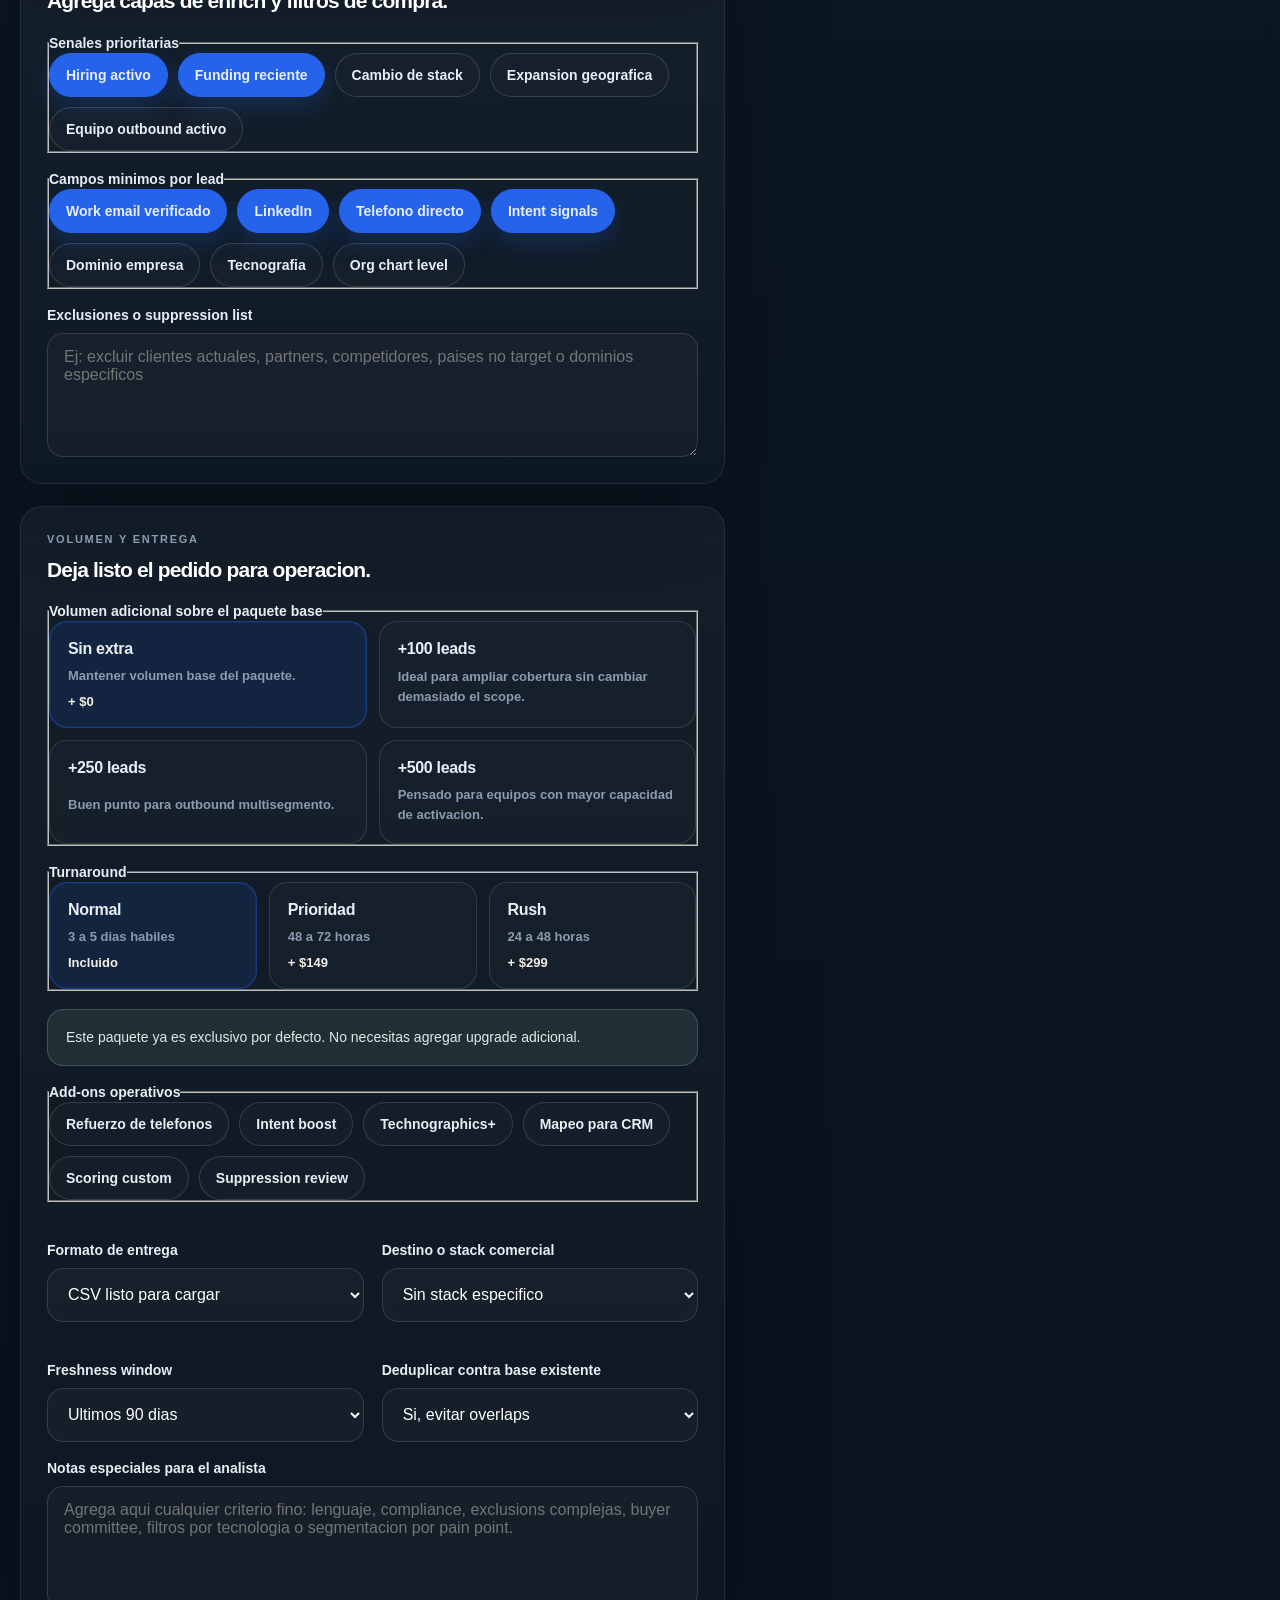
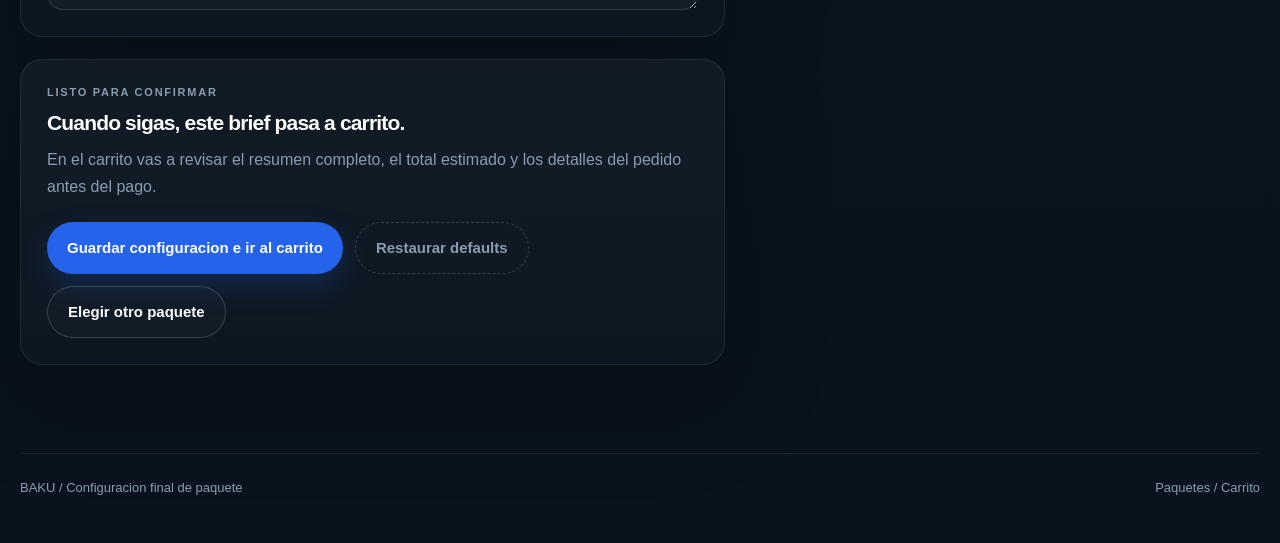
<file: customize.html>
<!DOCTYPE html>
<html lang="es">
<head>
    <meta charset="UTF-8">
    <meta name="viewport" content="width=device-width, initial-scale=1.0">
    <meta name="robots" content="index, follow">
    <title>Personaliza tu paquete de leads - BAKU</title>
    <meta name="description" content="Ultimo paso antes del carrito: define ICP, geografia, cargos, tamano de empresa, filtros, enriquecimiento y formato de entrega para tu paquete de leads B2B.">
    <link rel="canonical" href="https://www.agenciabaku.com/customize.html">
    <link rel="preconnect" href="https://api.fontshare.com">
    <link href="https://api.fontshare.com/v2/css?f[]=switzer@300,400,500,600,700,800,900&display=swap" rel="stylesheet">
    <link rel="stylesheet" href="/checkout-flow.css">
</head>
<body data-page="customize">
    <nav>
        <a href="/leads.html" class="nav-logo" aria-label="BAKU paquetes">
            <div class="nav-logo-mark">B</div>
            <div>
                <div class="nav-brand">BAKU</div>
                <div class="nav-tagline">Lead packages</div>
            </div>
        </a>
        <div class="nav-actions">
            <a href="/leads.html" class="nav-link">Volver a paquetes</a>
            <a href="/cart.html" class="nav-cta">Ir al carrito</a>
        </div>
    </nav>

    <section class="flow-hero" data-watermark="CUSTOM">
        <div class="container hero-grid">
            <div class="hero-copy">
                <div class="eyebrow">Ultimo paso antes del carrito</div>
                <h1 class="hero-title">Afina el paquete con el <em>nivel exacto de segmentacion</em> que necesita tu equipo.</h1>
                <p>
                    Aqui defines el brief comercial fino: ICP, geografia, volumen final, seniority,
                    filtros de cuenta, tecnografia, exclusiones y formato de entrega. Despues confirmas
                    en carrito y pasas al pago.
                </p>
            </div>

            <aside class="hero-panel">
                <div class="hero-panel-kicker">Paquete seleccionado</div>
                <div class="hero-panel-title" id="selected-package-name">Growth Tech</div>
                <div class="summary-subtitle" id="selected-package-meta">Tecnologia / Premium / 500 leads base</div>
                <div class="summary-subtitle" id="selected-package-copy" style="margin-top:12px;">500 leads de tecnologia enriquecidos con LinkedIn, telefono y senales de intencion.</div>
                <div class="summary-section">
                    <div class="summary-label">Incluye</div>
                    <ul class="hero-panel-list" id="selected-package-includes"></ul>
                </div>
            </aside>
        </div>
    </section>

    <section class="progress-strip">
        <div class="container progress-grid">
            <div class="progress-step active">
                <div class="progress-label">Paso 1</div>
                <div class="progress-title">Personalizacion final</div>
            </div>
            <div class="progress-step">
                <div class="progress-label">Paso 2</div>
                <div class="progress-title">Carrito y confirmacion</div>
            </div>
            <div class="progress-step">
                <div class="progress-label">Paso 3</div>
                <div class="progress-title">Pago</div>
            </div>
        </div>
    </section>

    <main class="page-shell">
        <div class="container editor-grid">
            <form id="customize-form" class="stack">
                <section class="panel">
                    <div class="section-kicker">Contexto</div>
                    <h2>Define el brief comercial.</h2>
                    <p class="panel-intro">El objetivo es que el paquete llegue con el nivel de precision suficiente para entrar directo a activacion comercial, no para re-trabajarlo internamente.</p>

                    <div class="field-grid two-col">
                        <div class="field">
                            <label for="campaignName">Nombre interno del pedido</label>
                            <input id="campaignName" class="input" type="text" name="campaignName" placeholder="Ej: ABM fintech Mexico Q2">
                        </div>
                        <div class="field">
                            <label for="teamName">Equipo o owner comercial</label>
                            <input id="teamName" class="input" type="text" name="teamName" placeholder="Ej: SDR team Latam">
                        </div>
                    </div>

                    <div class="field-grid">
                        <fieldset class="field">
                            <legend>Objetivo del paquete</legend>
                            <div class="option-grid two-col">
                                <div class="choice-card">
                                    <input type="radio" id="objective-pipeline" name="objective" value="pipeline">
                                    <label for="objective-pipeline">
                                        <span class="choice-title">Pipeline nuevo</span>
                                        <span class="choice-desc">Prospeccion outbound para abrir conversaciones nuevas con velocidad.</span>
                                    </label>
                                </div>
                                <div class="choice-card">
                                    <input type="radio" id="objective-abm" name="objective" value="abm">
                                    <label for="objective-abm">
                                        <span class="choice-title">ABM / named accounts</span>
                                        <span class="choice-desc">Segmentacion mas cerrada para cuentas prioritarias y comites de compra.</span>
                                    </label>
                                </div>
                                <div class="choice-card">
                                    <input type="radio" id="objective-territory" name="objective" value="territory">
                                    <label for="objective-territory">
                                        <span class="choice-title">Expansion geografica</span>
                                        <span class="choice-desc">Apertura de un nuevo territorio o cluster regional.</span>
                                    </label>
                                </div>
                                <div class="choice-card">
                                    <input type="radio" id="objective-enterprise" name="objective" value="enterprise">
                                    <label for="objective-enterprise">
                                        <span class="choice-title">Prospeccion enterprise</span>
                                        <span class="choice-desc">Mas profundidad, mas capas de cuenta y foco en stakeholders senior.</span>
                                    </label>
                                </div>
                            </div>
                        </fieldset>
                    </div>
                </section>

                <section class="panel">
                    <div class="section-kicker">ICP y geografia</div>
                    <h3>Recorta el mercado objetivo.</h3>
                    <p class="panel-intro">Mientras mas claro quede este bloque, mas accionable sera la entrega final.</p>

                    <div class="field-grid">
                        <fieldset class="field">
                            <legend>Regiones prioritarias</legend>
                            <div class="chip-grid">
                                <div class="chip"><input type="checkbox" id="region-latam" name="regions" value="latam"><label for="region-latam">LATAM</label></div>
                                <div class="chip"><input type="checkbox" id="region-na" name="regions" value="north_america"><label for="region-na">North America</label></div>
                                <div class="chip"><input type="checkbox" id="region-europe" name="regions" value="europe"><label for="region-europe">Europa</label></div>
                                <div class="chip"><input type="checkbox" id="region-me" name="regions" value="middle_east"><label for="region-me">Middle East</label></div>
                                <div class="chip"><input type="checkbox" id="region-remote" name="regions" value="remote"><label for="region-remote">Global / remoto</label></div>
                            </div>
                        </fieldset>

                        <div class="field-grid two-col">
                            <div class="field">
                                <label for="countries">Paises o mercados especificos</label>
                                <textarea id="countries" class="textarea" name="countries" placeholder="Ej: Mexico, Chile, Colombia, US Hispanic market"></textarea>
                            </div>
                            <div class="field">
                                <label for="cities">Ciudades o hubs prioritarios</label>
                                <textarea id="cities" class="textarea" name="cities" placeholder="Ej: CDMX, Bogota, Miami, Madrid"></textarea>
                            </div>
                        </div>

                        <div class="field">
                            <label for="subVerticals">Industria, subverticales o use cases</label>
                            <textarea id="subVerticals" class="textarea" name="subVerticals" placeholder="Ej: SaaS de RRHH, fintech B2B, retail omnicanal, proptech comercial"></textarea>
                        </div>
                    </div>
                </section>

                <section class="panel">
                    <div class="section-kicker">Cuenta ideal</div>
                    <h3>Define el tipo de empresa que quieres recibir.</h3>

                    <div class="field-grid">
                        <fieldset class="field">
                            <legend>Tamano de empresa</legend>
                            <div class="chip-grid">
                                <div class="chip"><input type="checkbox" id="size-smb" name="companySizes" value="smb"><label for="size-smb">1-50 empleados</label></div>
                                <div class="chip"><input type="checkbox" id="size-mid" name="companySizes" value="midmarket"><label for="size-mid">51-200 empleados</label></div>
                                <div class="chip"><input type="checkbox" id="size-upper" name="companySizes" value="upper_midmarket"><label for="size-upper">201-1000 empleados</label></div>
                                <div class="chip"><input type="checkbox" id="size-ent" name="companySizes" value="enterprise"><label for="size-ent">1000+ empleados</label></div>
                            </div>
                        </fieldset>

                        <fieldset class="field">
                            <legend>Revenue / stage</legend>
                            <div class="chip-grid">
                                <div class="chip"><input type="checkbox" id="rev-early" name="revenueBands" value="early"><label for="rev-early">Pre-seed a Series A</label></div>
                                <div class="chip"><input type="checkbox" id="rev-growth" name="revenueBands" value="growth"><label for="rev-growth">Series B-C</label></div>
                                <div class="chip"><input type="checkbox" id="rev-mature" name="revenueBands" value="mature"><label for="rev-mature">Scale-up / profitable</label></div>
                                <div class="chip"><input type="checkbox" id="rev-public" name="revenueBands" value="public"><label for="rev-public">Publicas o corporates</label></div>
                            </div>
                        </fieldset>

                        <div class="field">
                            <label for="technologyKeywords">Stack, tecnologias o atributos de cuenta</label>
                            <textarea id="technologyKeywords" class="textarea" name="technologyKeywords" placeholder="Ej: usa HubSpot, Shopify Plus, Salesforce, AWS, active outbound team, marketplace model"></textarea>
                        </div>

                        <div class="field">
                            <label for="namedAccounts">Named accounts o listas foco</label>
                            <textarea id="namedAccounts" class="textarea" name="namedAccounts" placeholder="Si ya tienes cuentas target, pegarlas aqui ayuda a priorizar y excluir overlaps."></textarea>
                        </div>
                    </div>
                </section>

                <section class="panel">
                    <div class="section-kicker">Buyer persona</div>
                    <h3>Filtra por rol, area y nivel de decision.</h3>

                    <div class="field-grid">
                        <fieldset class="field">
                            <legend>Seniority</legend>
                            <div class="chip-grid">
                                <div class="chip"><input type="checkbox" id="level-founder" name="jobLevels" value="founder"><label for="level-founder">Founder / C-Level</label></div>
                                <div class="chip"><input type="checkbox" id="level-vp" name="jobLevels" value="vp"><label for="level-vp">VP / Head</label></div>
                                <div class="chip"><input type="checkbox" id="level-director" name="jobLevels" value="director"><label for="level-director">Director</label></div>
                                <div class="chip"><input type="checkbox" id="level-manager" name="jobLevels" value="manager"><label for="level-manager">Manager</label></div>
                                <div class="chip"><input type="checkbox" id="level-specialist" name="jobLevels" value="icp_specialist"><label for="level-specialist">Specialist</label></div>
                            </div>
                        </fieldset>

                        <fieldset class="field">
                            <legend>Departamentos</legend>
                            <div class="chip-grid">
                                <div class="chip"><input type="checkbox" id="dept-sales" name="departments" value="sales"><label for="dept-sales">Sales</label></div>
                                <div class="chip"><input type="checkbox" id="dept-marketing" name="departments" value="marketing"><label for="dept-marketing">Marketing</label></div>
                                <div class="chip"><input type="checkbox" id="dept-revops" name="departments" value="revenue_ops"><label for="dept-revops">Revenue Ops</label></div>
                                <div class="chip"><input type="checkbox" id="dept-partnerships" name="departments" value="partnerships"><label for="dept-partnerships">Partnerships</label></div>
                                <div class="chip"><input type="checkbox" id="dept-product" name="departments" value="product"><label for="dept-product">Product</label></div>
                                <div class="chip"><input type="checkbox" id="dept-finance" name="departments" value="finance"><label for="dept-finance">Finance</label></div>
                            </div>
                        </fieldset>

                        <div class="field">
                            <label for="titleKeywords">Titulos, keywords o combinaciones de cargo</label>
                            <textarea id="titleKeywords" class="textarea" name="titleKeywords" placeholder="Ej: VP Sales, Head of Growth, Director Revenue Operations, Country Manager, Demand Gen"></textarea>
                        </div>
                    </div>
                </section>

                <section class="panel">
                    <div class="section-kicker">Senales y calidad</div>
                    <h3>Agrega capas de enrich y filtros de compra.</h3>

                    <div class="field-grid">
                        <fieldset class="field">
                            <legend>Senales prioritarias</legend>
                            <div class="chip-grid">
                                <div class="chip"><input type="checkbox" id="signal-hiring" name="intentSignals" value="hiring"><label for="signal-hiring">Hiring activo</label></div>
                                <div class="chip"><input type="checkbox" id="signal-funding" name="intentSignals" value="new_funding"><label for="signal-funding">Funding reciente</label></div>
                                <div class="chip"><input type="checkbox" id="signal-tech" name="intentSignals" value="tech_change"><label for="signal-tech">Cambio de stack</label></div>
                                <div class="chip"><input type="checkbox" id="signal-expansion" name="intentSignals" value="expansion"><label for="signal-expansion">Expansion geografica</label></div>
                                <div class="chip"><input type="checkbox" id="signal-outbound" name="intentSignals" value="outbound_ready"><label for="signal-outbound">Equipo outbound activo</label></div>
                            </div>
                        </fieldset>

                        <fieldset class="field">
                            <legend>Campos minimos por lead</legend>
                            <div class="chip-grid">
                                <div class="chip"><input type="checkbox" id="field-email" name="requiredFields" value="work_email"><label for="field-email">Work email verificado</label></div>
                                <div class="chip"><input type="checkbox" id="field-linkedin" name="requiredFields" value="linkedin"><label for="field-linkedin">LinkedIn</label></div>
                                <div class="chip"><input type="checkbox" id="field-phone" name="requiredFields" value="direct_dial"><label for="field-phone">Telefono directo</label></div>
                                <div class="chip"><input type="checkbox" id="field-intent" name="requiredFields" value="intent"><label for="field-intent">Intent signals</label></div>
                                <div class="chip"><input type="checkbox" id="field-domain" name="requiredFields" value="company_domain"><label for="field-domain">Dominio empresa</label></div>
                                <div class="chip"><input type="checkbox" id="field-tech" name="requiredFields" value="technologies"><label for="field-tech">Tecnografia</label></div>
                                <div class="chip"><input type="checkbox" id="field-org" name="requiredFields" value="org_chart"><label for="field-org">Org chart level</label></div>
                            </div>
                        </fieldset>

                        <div class="field">
                            <label for="exclusions">Exclusiones o suppression list</label>
                            <textarea id="exclusions" class="textarea" name="exclusions" placeholder="Ej: excluir clientes actuales, partners, competidores, paises no target o dominios especificos"></textarea>
                        </div>
                    </div>
                </section>

                <section class="panel">
                    <div class="section-kicker">Volumen y entrega</div>
                    <h3>Deja listo el pedido para operacion.</h3>

                    <div class="field-grid">
                        <fieldset class="field">
                            <legend>Volumen adicional sobre el paquete base</legend>
                            <div class="option-grid two-col">
                                <div class="choice-card">
                                    <input type="radio" id="extra-0" name="leadCountExtra" value="0">
                                    <label for="extra-0">
                                        <span class="choice-title">Sin extra</span>
                                        <span class="choice-desc">Mantener volumen base del paquete.</span>
                                        <span class="choice-price">+ $0</span>
                                    </label>
                                </div>
                                <div class="choice-card">
                                    <input type="radio" id="extra-100" name="leadCountExtra" value="100">
                                    <label for="extra-100">
                                        <span class="choice-title">+100 leads</span>
                                        <span class="choice-desc">Ideal para ampliar cobertura sin cambiar demasiado el scope.</span>
                                    </label>
                                </div>
                                <div class="choice-card">
                                    <input type="radio" id="extra-250" name="leadCountExtra" value="250">
                                    <label for="extra-250">
                                        <span class="choice-title">+250 leads</span>
                                        <span class="choice-desc">Buen punto para outbound multisegmento.</span>
                                    </label>
                                </div>
                                <div class="choice-card">
                                    <input type="radio" id="extra-500" name="leadCountExtra" value="500">
                                    <label for="extra-500">
                                        <span class="choice-title">+500 leads</span>
                                        <span class="choice-desc">Pensado para equipos con mayor capacidad de activacion.</span>
                                    </label>
                                </div>
                            </div>
                        </fieldset>

                        <fieldset class="field">
                            <legend>Turnaround</legend>
                            <div class="option-grid three-col">
                                <div class="choice-card">
                                    <input type="radio" id="turn-standard" name="turnaround" value="standard">
                                    <label for="turn-standard">
                                        <span class="choice-title">Normal</span>
                                        <span class="choice-desc">3 a 5 dias habiles</span>
                                        <span class="choice-price">Incluido</span>
                                    </label>
                                </div>
                                <div class="choice-card">
                                    <input type="radio" id="turn-priority" name="turnaround" value="priority">
                                    <label for="turn-priority">
                                        <span class="choice-title">Prioridad</span>
                                        <span class="choice-desc">48 a 72 horas</span>
                                        <span class="choice-price">+ $149</span>
                                    </label>
                                </div>
                                <div class="choice-card">
                                    <input type="radio" id="turn-rush" name="turnaround" value="rush">
                                    <label for="turn-rush">
                                        <span class="choice-title">Rush</span>
                                        <span class="choice-desc">24 a 48 horas</span>
                                        <span class="choice-price">+ $299</span>
                                    </label>
                                </div>
                            </div>
                        </fieldset>

                        <fieldset class="field" id="exclusive-upgrade-block">
                            <legend>Exclusividad</legend>
                            <div class="option-grid two-col">
                                <div class="choice-card">
                                    <input type="radio" id="exclusive-shared" name="exclusivityChoice" value="shared">
                                    <label for="exclusive-shared">
                                        <span class="choice-title">Compartido</span>
                                        <span class="choice-desc">Opcion base para volumen controlado con mejor costo.</span>
                                    </label>
                                </div>
                                <div class="choice-card">
                                    <input type="radio" id="exclusive-exclusive" name="exclusivityChoice" value="exclusive">
                                    <label for="exclusive-exclusive">
                                        <span class="choice-title">Upgrade a exclusivo</span>
                                        <span class="choice-desc">Reserva ese universo para un solo cliente.</span>
                                        <span class="choice-price">Precio estimado adicional variable</span>
                                    </label>
                                </div>
                            </div>
                        </fieldset>

                        <div id="exclusive-locked-note" class="success-note" style="display:none;">
                            Este paquete ya es exclusivo por defecto. No necesitas agregar upgrade adicional.
                        </div>

                        <fieldset class="field">
                            <legend>Add-ons operativos</legend>
                            <div class="chip-grid">
                                <div class="chip"><input type="checkbox" id="addon-dials" name="addOns" value="direct_dials_plus"><label for="addon-dials">Refuerzo de telefonos</label></div>
                                <div class="chip"><input type="checkbox" id="addon-intent" name="addOns" value="intent_boost"><label for="addon-intent">Intent boost</label></div>
                                <div class="chip"><input type="checkbox" id="addon-techno" name="addOns" value="technographics_plus"><label for="addon-techno">Technographics+</label></div>
                                <div class="chip"><input type="checkbox" id="addon-crm" name="addOns" value="crm_mapping"><label for="addon-crm">Mapeo para CRM</label></div>
                                <div class="chip"><input type="checkbox" id="addon-scoring" name="addOns" value="scoring"><label for="addon-scoring">Scoring custom</label></div>
                                <div class="chip"><input type="checkbox" id="addon-suppression" name="addOns" value="suppression_review"><label for="addon-suppression">Suppression review</label></div>
                            </div>
                        </fieldset>

                        <div class="field-grid two-col">
                            <div class="field">
                                <label for="outputFormat">Formato de entrega</label>
                                <select id="outputFormat" class="select" name="outputFormat">
                                    <option value="csv">CSV listo para cargar</option>
                                    <option value="sheets">Google Sheets compartido</option>
                                    <option value="hubspot">Plantilla HubSpot</option>
                                    <option value="salesforce">Plantilla Salesforce</option>
                                    <option value="json">JSON / webhook</option>
                                </select>
                            </div>
                            <div class="field">
                                <label for="crmSync">Destino o stack comercial</label>
                                <select id="crmSync" class="select" name="crmSync">
                                    <option value="none">Sin stack especifico</option>
                                    <option value="hubspot">HubSpot</option>
                                    <option value="salesforce">Salesforce</option>
                                    <option value="pipedrive">Pipedrive</option>
                                    <option value="apollo">Apollo</option>
                                </select>
                            </div>
                        </div>

                        <div class="field-grid two-col">
                            <div class="field">
                                <label for="freshnessWindow">Freshness window</label>
                                <select id="freshnessWindow" class="select" name="freshnessWindow">
                                    <option value="30">Ultimos 30 dias</option>
                                    <option value="60">Ultimos 60 dias</option>
                                    <option value="90">Ultimos 90 dias</option>
                                    <option value="180">Ultimos 180 dias</option>
                                </select>
                            </div>
                            <div class="field">
                                <label for="dedupeAgainstCrm">Deduplicar contra base existente</label>
                                <select id="dedupeAgainstCrm" class="select" name="dedupeAgainstCrm">
                                    <option value="yes">Si, evitar overlaps</option>
                                    <option value="no">No, entregar universo completo</option>
                                </select>
                            </div>
                        </div>

                        <div class="field">
                            <label for="notes">Notas especiales para el analista</label>
                            <textarea id="notes" class="textarea" name="notes" placeholder="Agrega aqui cualquier criterio fino: lenguaje, compliance, exclusions complejas, buyer committee, filtros por tecnologia o segmentacion por pain point."></textarea>
                        </div>
                    </div>
                </section>

                <section class="panel">
                    <div class="section-kicker">Listo para confirmar</div>
                    <h3>Cuando sigas, este brief pasa a carrito.</h3>
                    <p class="panel-intro">En el carrito vas a revisar el resumen completo, el total estimado y los detalles del pedido antes del pago.</p>
                    <div class="cta-row">
                        <button class="btn-primary" type="submit">Guardar configuracion e ir al carrito</button>
                        <button class="btn-ghost" id="reset-brief" type="button">Restaurar defaults</button>
                        <a class="btn-secondary" href="/leads.html">Elegir otro paquete</a>
                    </div>
                </section>
            </form>

            <aside class="sticky-panel stack">
                <section class="panel">
                    <div class="summary-head">
                        <div>
                            <div class="summary-tag" id="summary-package-tag">Premium / Exclusivo</div>
                            <div class="summary-title" id="summary-package-name">Growth Tech</div>
                            <div class="summary-subtitle" id="summary-package-copy">500 leads de tecnologia enriquecidos con LinkedIn, telefono y senales de intencion.</div>
                        </div>
                        <div>
                            <div class="summary-label">Desde</div>
                            <div class="choice-title" id="selected-package-price">$697</div>
                            <div class="choice-desc" id="selected-package-count">500 leads base</div>
                        </div>
                    </div>

                    <div class="summary-section">
                        <div class="summary-label">Targeting destacado</div>
                        <div class="summary-pills" id="summary-targeting-pills"></div>
                    </div>

                    <div class="summary-section">
                        <div class="summary-label">Campos y enrich</div>
                        <div class="summary-pills" id="summary-field-pills"></div>
                    </div>

                    <div class="summary-section">
                        <div class="summary-label">Operacion</div>
                        <div class="price-table">
                            <div class="price-row"><span>Volumen final</span><strong id="summary-volume">500 leads</strong></div>
                            <div class="price-row"><span>Turnaround</span><strong id="summary-turnaround">3 a 5 dias habiles</strong></div>
                        </div>
                    </div>

                    <div class="summary-section">
                        <div class="summary-label">Total estimado</div>
                        <div id="summary-pricing" class="price-table"></div>
                    </div>
                </section>

                <section class="panel">
                    <div class="section-kicker">Consejo</div>
                    <h3>No intentes resolverlo todo con volumen.</h3>
                    <ul class="summary-list">
                        <li>Conviene cerrar primero geografia, seniority y subvertical antes de subir la cantidad.</li>
                        <li>Si el objetivo es ABM, usa named accounts y exclusiones para proteger calidad.</li>
                        <li>Si la base se conecta a CRM, activa mapeo o define formato exacto desde ya.</li>
                    </ul>
                </section>
            </aside>
        </div>
    </main>

    <footer>
        <div class="container footer-shell">
            <span>BAKU / Configuracion final de paquete</span>
            <span><a href="/leads.html">Paquetes</a> / <a href="/cart.html">Carrito</a></span>
        </div>
    </footer>

    <script src="/checkout-flow.js"></script>
</body>
</html>
</file>
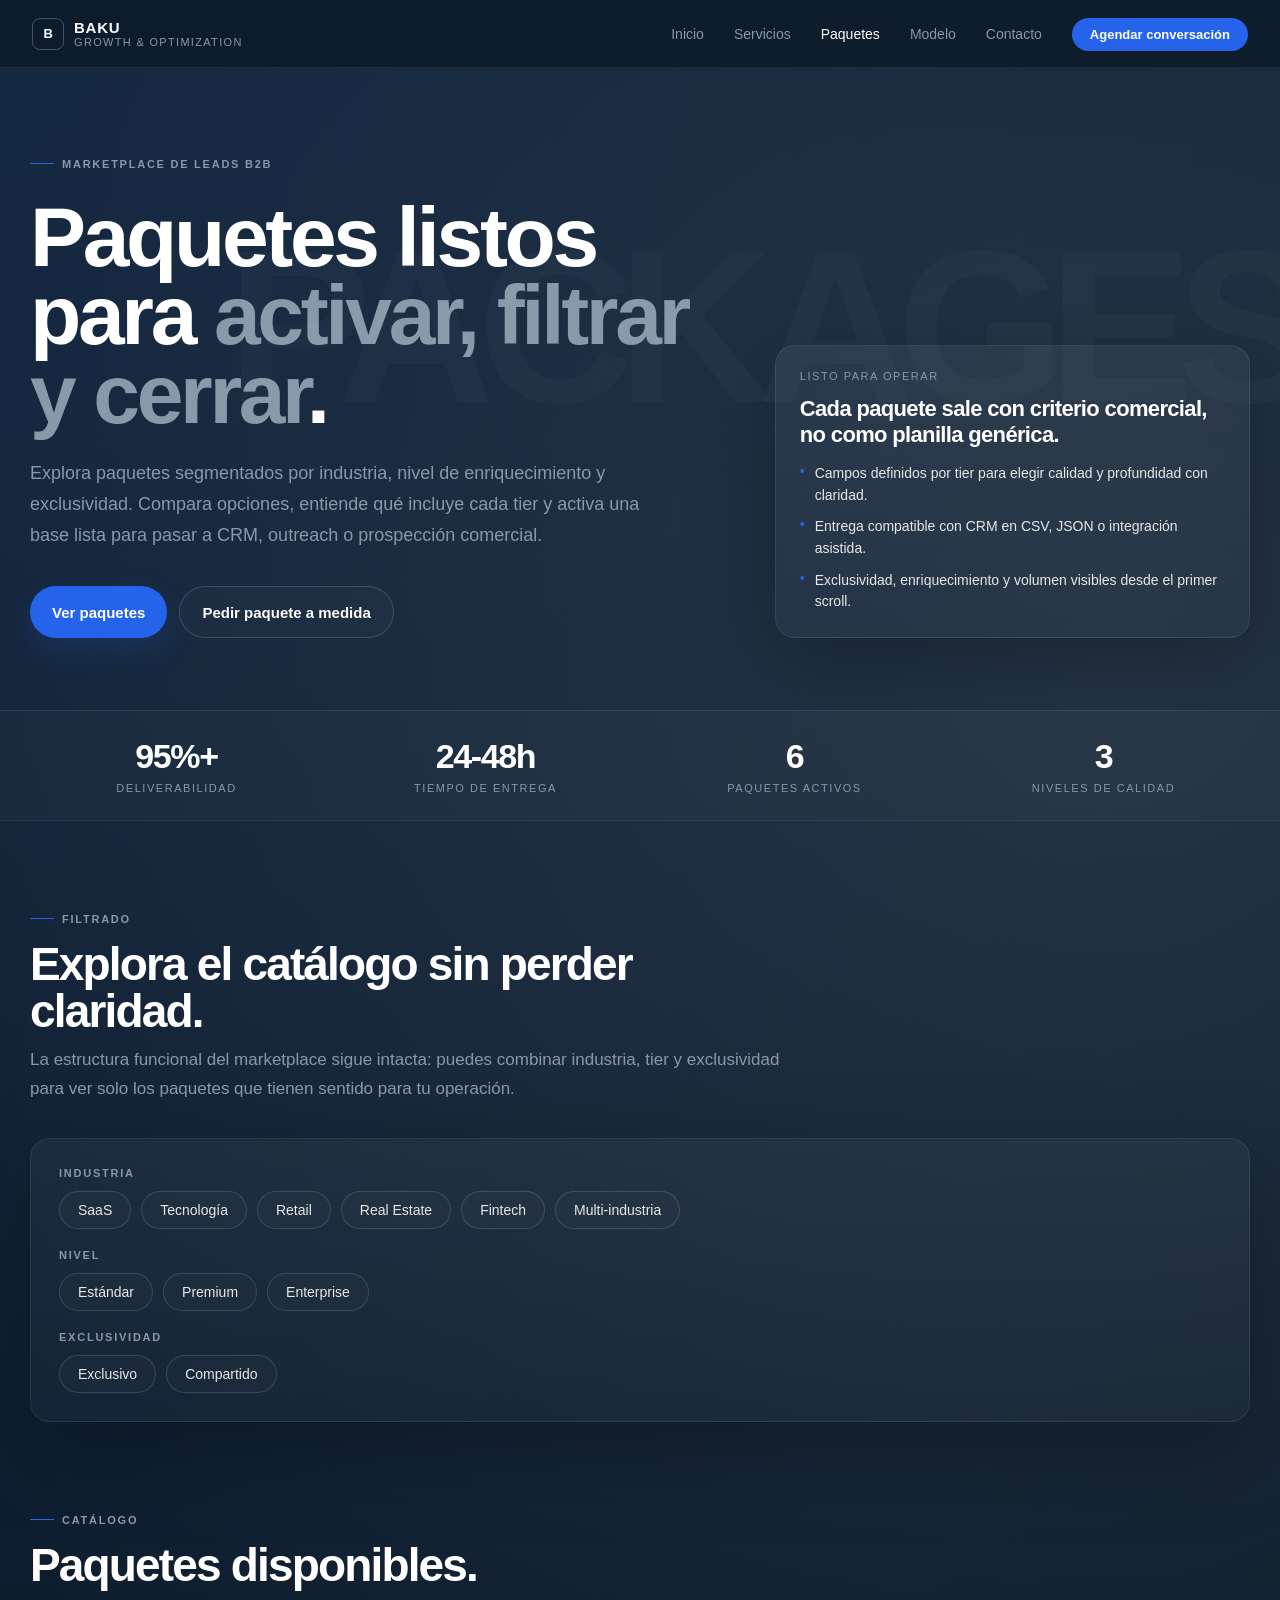
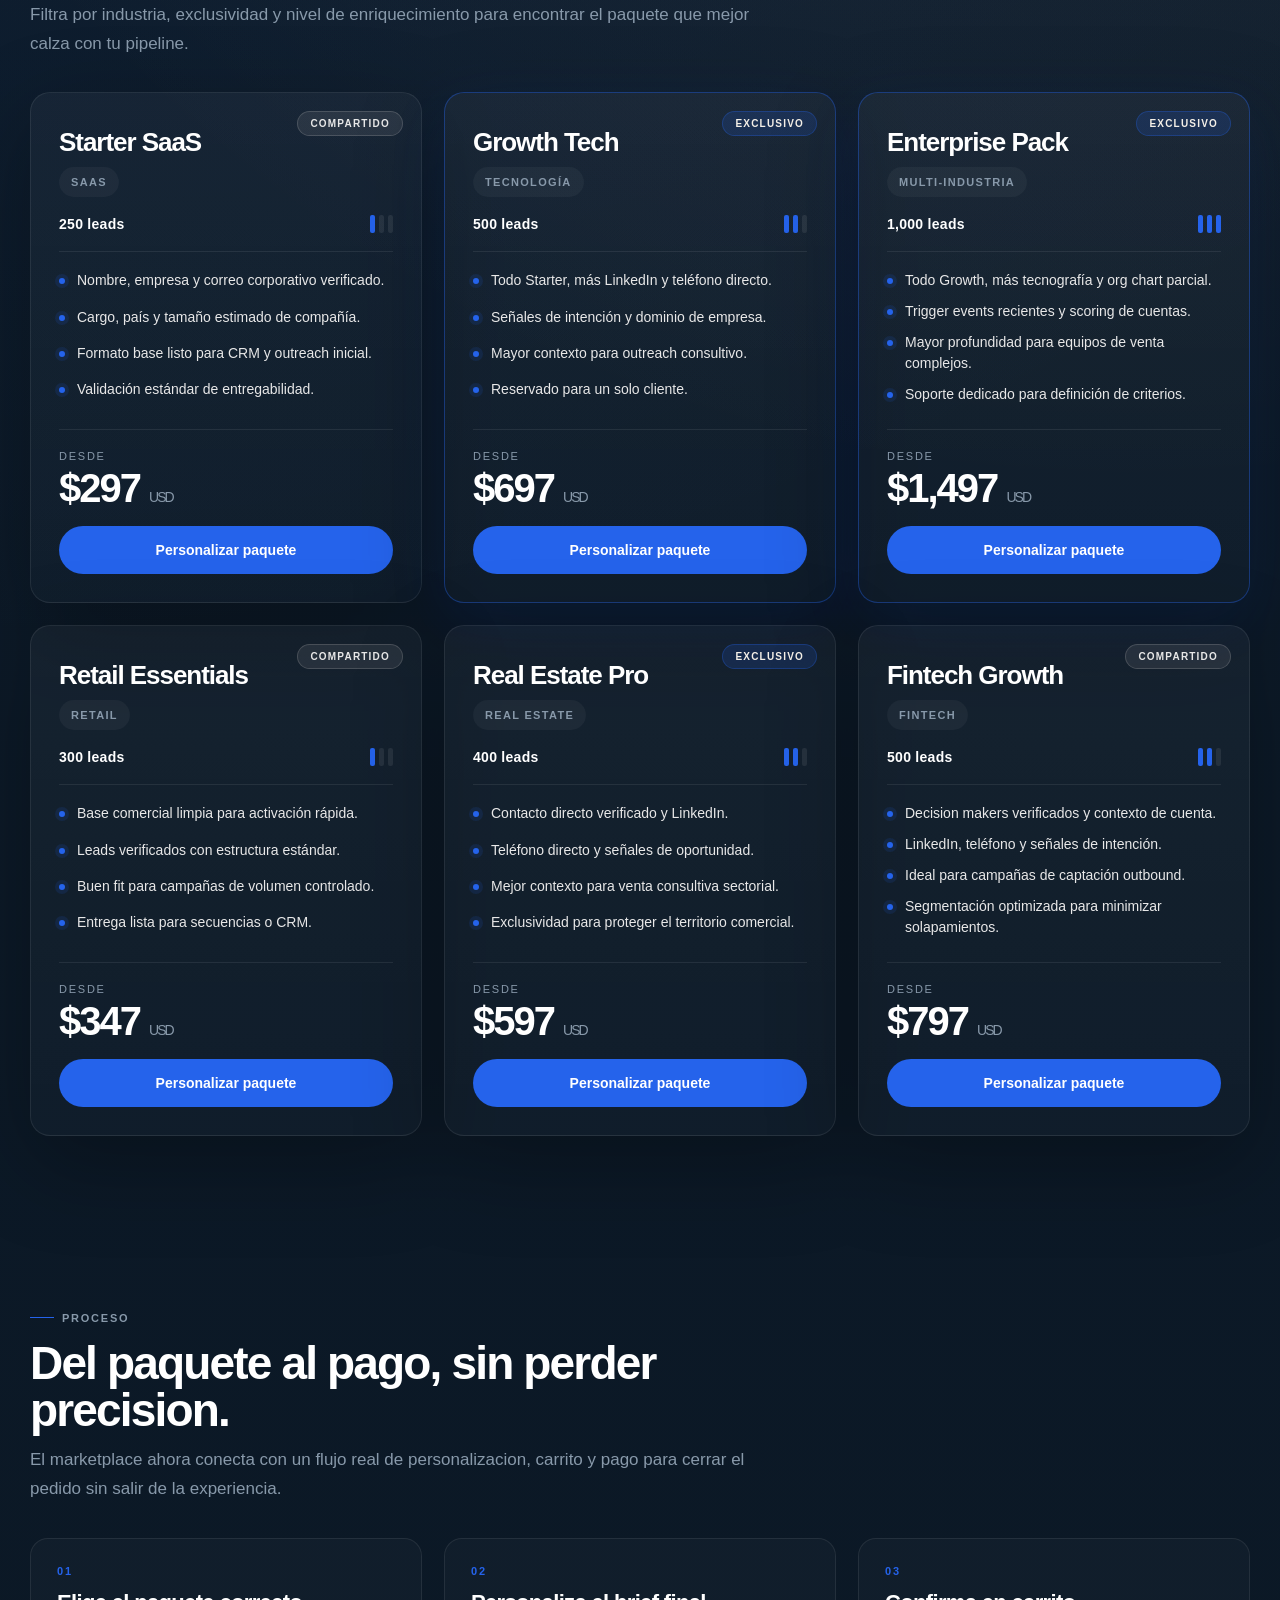
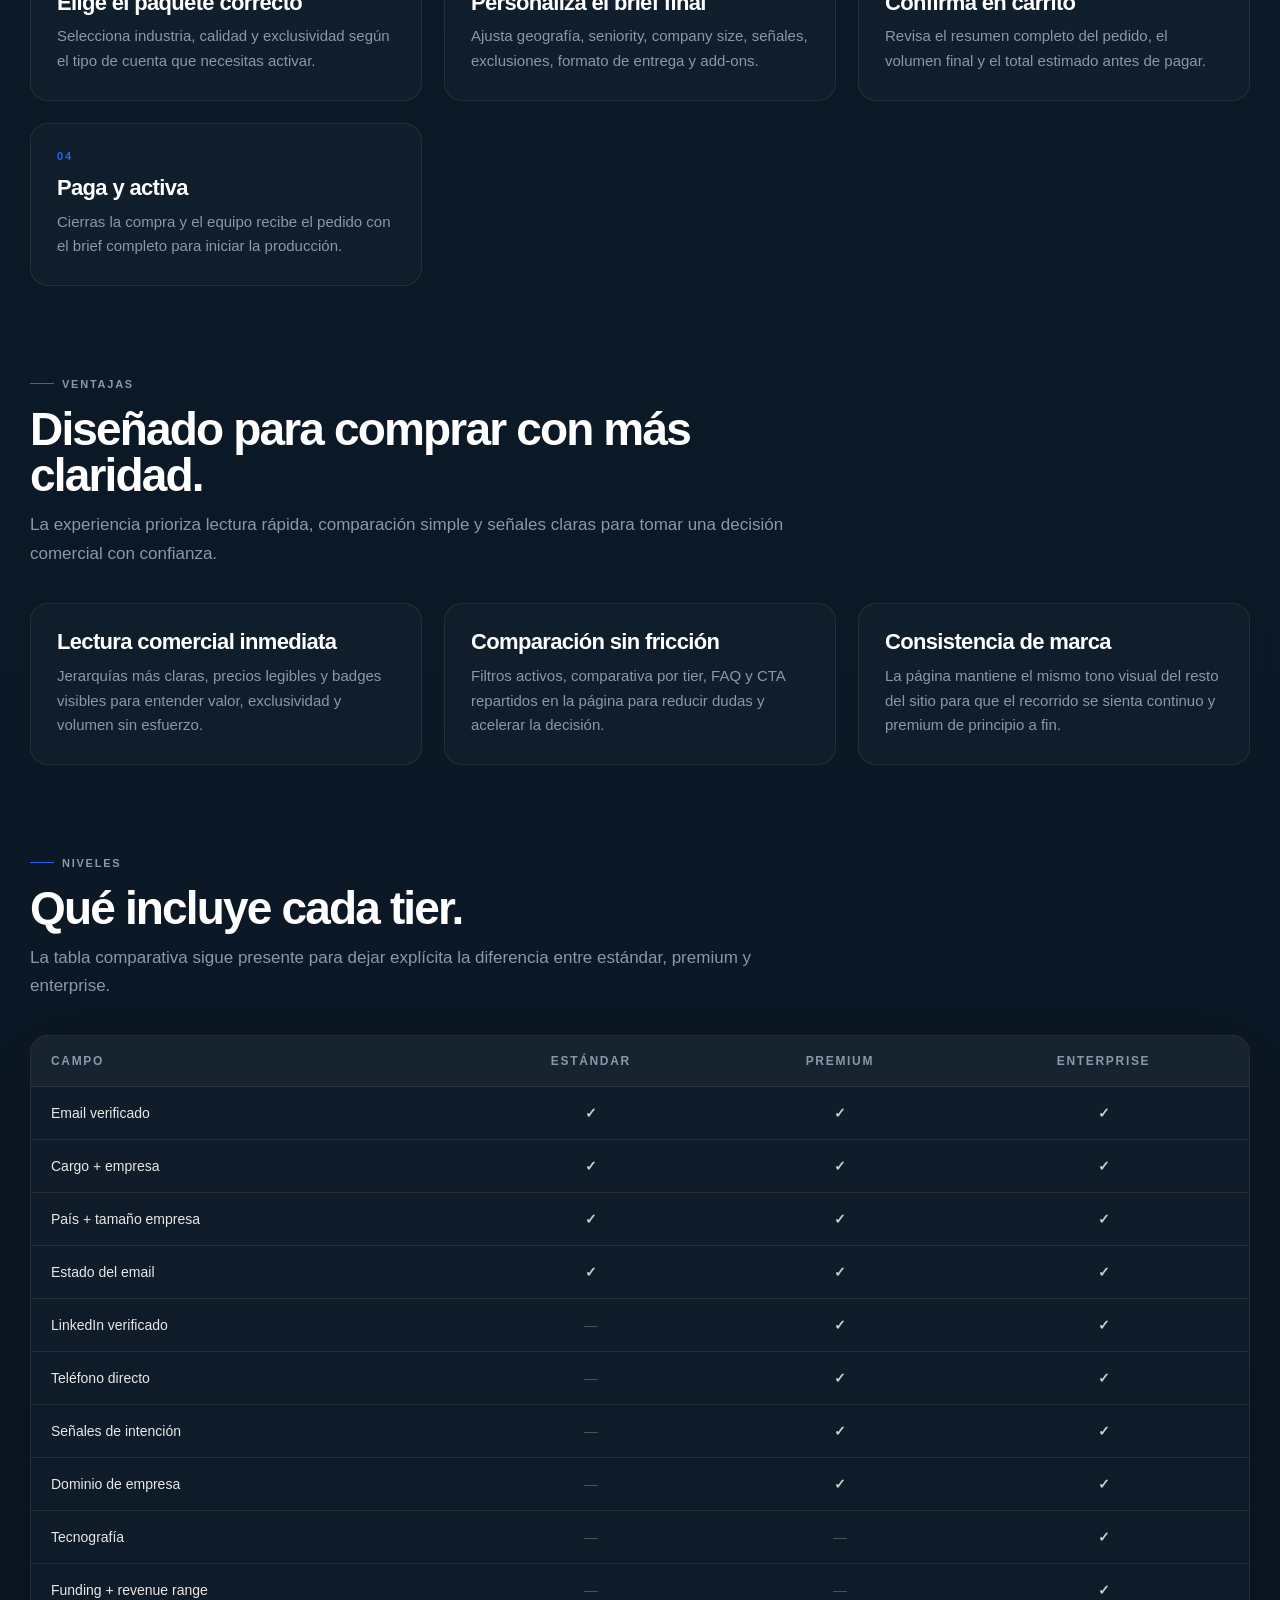
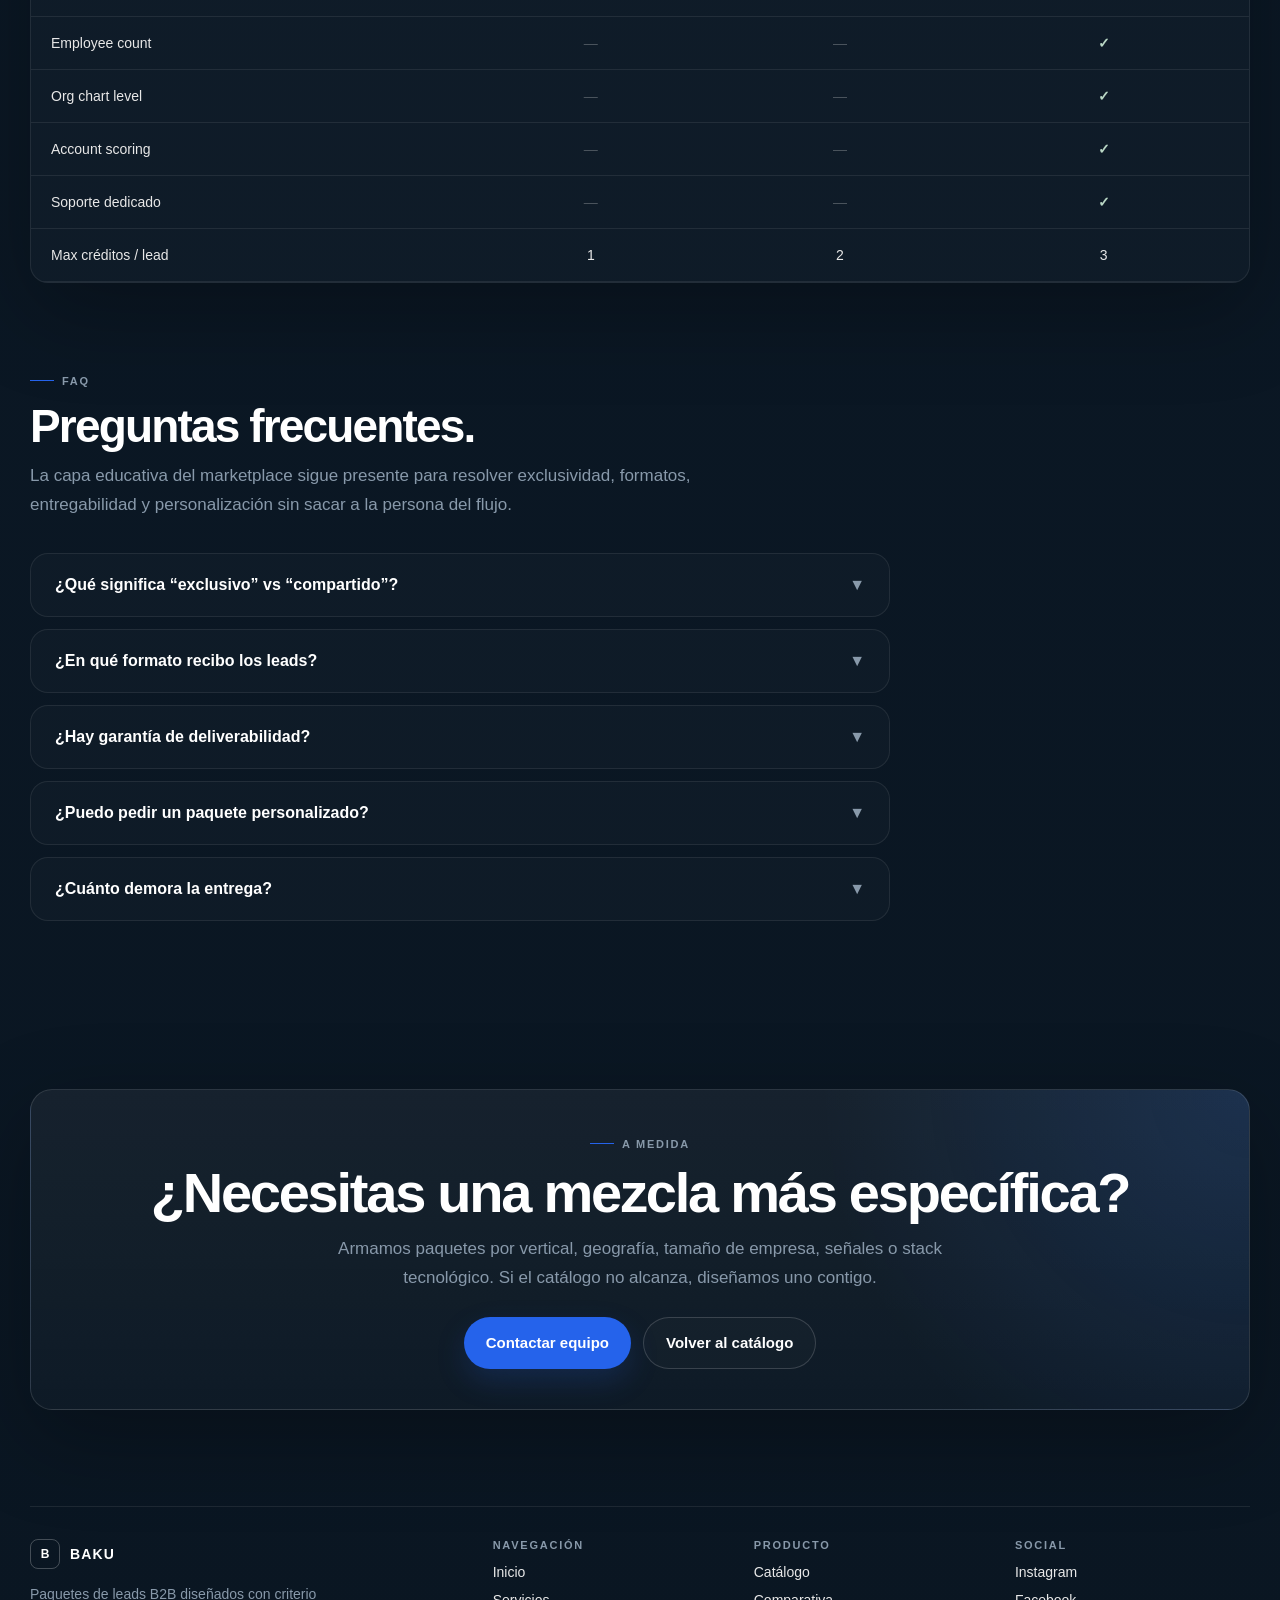
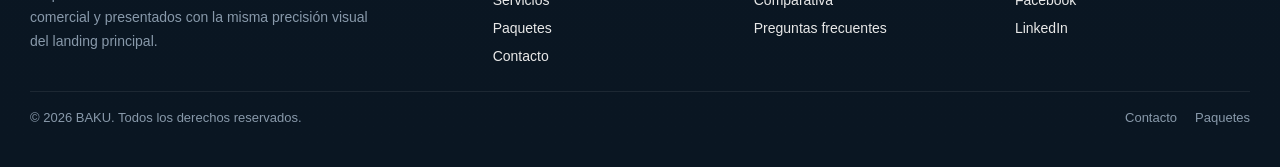
<file: leads.html>
<!DOCTYPE html>
<html lang="es">
<head>
    <meta charset="UTF-8">
    <meta name="viewport" content="width=device-width, initial-scale=1.0">
    <meta name="robots" content="index, follow">
    <title>Paquetes de Leads B2B — BAKU</title>
    <meta name="description" content="Paquetes de leads B2B listos para activar: filtros por industria, exclusividad y nivel de enriquecimiento con entrega en 24-48h.">

    <meta property="og:title" content="Paquetes de Leads B2B — BAKU">
    <meta property="og:description" content="Leads B2B verificados, segmentados y enriquecidos para cargar directo en tu CRM.">
    <meta property="og:type" content="website">
    <meta property="og:url" content="https://www.agenciabaku.com/leads.html">
    <meta property="og:image" content="https://www.agenciabaku.com/assets/brand/baku-monogram-silver-clean.png">

    <meta name="twitter:card" content="summary_large_image">
    <meta name="twitter:title" content="Paquetes de Leads B2B — BAKU">
    <meta name="twitter:description" content="Leads B2B verificados, segmentados y enriquecidos para cargar directo en tu CRM.">

    <link rel="canonical" href="https://www.agenciabaku.com/leads.html">

    <link rel="preconnect" href="https://api.fontshare.com">
    <link href="https://api.fontshare.com/v2/css?f[]=switzer@300,400,500,600,700,800,900&display=swap" rel="stylesheet">

    <style>
        *, *::before, *::after { box-sizing: border-box; margin: 0; padding: 0; }

        :root {
            --midnight: #0D1B2A;
            --midnight-light: #132234;
            --midnight-lighter: #1A2D40;
            --panel: rgba(19,34,52,0.82);
            --panel-strong: rgba(26,45,64,0.96);
            --panel-soft: rgba(255,255,255,0.03);
            --border: rgba(255,255,255,0.08);
            --border-strong: rgba(255,255,255,0.16);
            --white: #ffffff;
            --off-white: #e8e8e8;
            --muted: #8899AA;
            --electric: #2563EB;
            --electric-hover: #3B82F6;
            --electric-glow: rgba(37,99,235,0.18);
            --cream: #F5F0E8;
            --cream-muted: rgba(245,240,232,0.12);
            --success: #B9D7C5;
            --radius: 18px;
            --radius-sm: 12px;
            --radius-xs: 8px;
            --radius-pill: 999px;
            --shadow: 0 28px 90px rgba(0,0,0,0.28);
            --max: 1220px;
        }

        html { scroll-behavior: smooth; }

        body {
            font-family: 'Switzer', -apple-system, BlinkMacSystemFont, sans-serif;
            color: var(--white);
            background:
                radial-gradient(circle at top left, rgba(59,130,246,0.10) 0%, transparent 34%),
                radial-gradient(circle at 88% 10%, rgba(245,240,232,0.10) 0%, transparent 24%),
                linear-gradient(180deg, var(--midnight) 0%, #0A1622 100%);
            -webkit-font-smoothing: antialiased;
            overflow-x: hidden;
        }

        body::before {
            content: "";
            position: fixed;
            inset: 0;
            pointer-events: none;
            background:
                linear-gradient(rgba(255,255,255,0.016) 1px, transparent 1px),
                linear-gradient(90deg, rgba(255,255,255,0.016) 1px, transparent 1px);
            background-size: 52px 52px;
            mask-image: radial-gradient(circle at center, #000 34%, transparent 100%);
            opacity: 0.18;
            z-index: -2;
        }

        a { color: inherit; text-decoration: none; }
        button, input, textarea, select { font: inherit; }

        .container {
            width: min(var(--max), calc(100% - 40px));
            margin: 0 auto;
        }

        nav {
            position: fixed;
            top: 0;
            left: 0;
            right: 0;
            z-index: 100;
            height: 68px;
            padding: 0 32px;
            display: flex;
            align-items: center;
            justify-content: space-between;
            background: rgba(13,27,42,0.88);
            backdrop-filter: blur(20px);
            -webkit-backdrop-filter: blur(20px);
            border-bottom: 1px solid var(--border);
        }

        .nav-logo {
            display: flex;
            align-items: center;
            gap: 10px;
        }

        .nav-logo-mark {
            width: 32px;
            height: 32px;
            border: 1.5px solid rgba(255,255,255,0.25);
            border-radius: var(--radius-xs);
            display: flex;
            align-items: center;
            justify-content: center;
            font-weight: 800;
            font-size: 13px;
            letter-spacing: -0.5px;
        }

        .nav-brand {
            font-weight: 700;
            font-size: 15px;
            letter-spacing: 0.05em;
        }

        .nav-tagline {
            font-size: 11px;
            color: var(--muted);
            letter-spacing: 0.12em;
            text-transform: uppercase;
            font-weight: 400;
        }

        .nav-links {
            display: flex;
            align-items: center;
            gap: 30px;
            list-style: none;
        }

        .nav-links a {
            color: var(--muted);
            font-size: 14px;
            font-weight: 500;
            transition: color 0.2s ease;
        }

        .nav-links a:hover,
        .nav-links a.active { color: var(--white); }

        .nav-cta {
            background: var(--electric);
            color: var(--white) !important;
            padding: 9px 18px;
            border-radius: var(--radius-pill);
            font-size: 13px !important;
            font-weight: 600 !important;
            transition: background 0.2s ease, transform 0.2s ease;
        }

        .nav-cta:hover {
            background: var(--electric-hover);
            transform: translateY(-1px);
        }

        .hero {
            position: relative;
            padding: 150px 0 72px;
            overflow: hidden;
        }

        .hero::before {
            content: "PACKAGES";
            position: absolute;
            top: 46%;
            right: -24px;
            transform: translateY(-50%);
            font-size: clamp(92px, 17vw, 240px);
            font-weight: 900;
            letter-spacing: -0.08em;
            color: rgba(255,255,255,0.025);
            pointer-events: none;
            line-height: 0.9;
        }

        .hero-grid {
            display: grid;
            grid-template-columns: minmax(0, 1.2fr) minmax(300px, 0.8fr);
            gap: 32px;
            align-items: end;
        }

        .eyebrow {
            display: inline-flex;
            align-items: center;
            gap: 8px;
            color: var(--muted);
            font-size: 11px;
            letter-spacing: 0.16em;
            text-transform: uppercase;
            font-weight: 600;
            margin-bottom: 28px;
        }

        .eyebrow::before {
            content: "";
            width: 24px;
            height: 1px;
            background: var(--electric);
        }

        .hero h1 {
            font-size: clamp(42px, 8vw, 84px);
            line-height: 0.94;
            letter-spacing: -0.04em;
            font-weight: 900;
            max-width: 760px;
            margin-bottom: 24px;
        }

        .hero h1 em {
            font-style: normal;
            color: var(--muted);
        }

        .hero-copy p {
            max-width: 620px;
            font-size: 18px;
            line-height: 1.7;
            color: var(--muted);
        }

        .hero-actions {
            margin-top: 36px;
            display: flex;
            flex-wrap: wrap;
            gap: 12px;
        }

        .btn-primary,
        .btn-secondary {
            display: inline-flex;
            align-items: center;
            justify-content: center;
            min-height: 52px;
            padding: 0 22px;
            border-radius: var(--radius-pill);
            transition: transform 0.2s ease, border-color 0.2s ease, background 0.2s ease;
            font-weight: 600;
            font-size: 15px;
        }

        .btn-primary {
            background: var(--electric);
            color: var(--white);
            box-shadow: 0 12px 30px var(--electric-glow);
        }

        .btn-primary:hover {
            background: var(--electric-hover);
            transform: translateY(-1px);
        }

        .btn-secondary {
            border: 1px solid var(--border-strong);
            background: rgba(255,255,255,0.02);
            color: var(--white);
        }

        .btn-secondary:hover {
            border-color: rgba(255,255,255,0.28);
            transform: translateY(-1px);
        }

        .hero-aside {
            display: grid;
            gap: 14px;
        }

        .hero-panel {
            background: linear-gradient(180deg, rgba(255,255,255,0.05), rgba(255,255,255,0.02));
            border: 1px solid var(--border);
            border-radius: calc(var(--radius) + 2px);
            padding: 24px;
            box-shadow: var(--shadow);
        }

        .hero-panel-kicker {
            font-size: 11px;
            letter-spacing: 0.14em;
            text-transform: uppercase;
            color: var(--muted);
            margin-bottom: 14px;
        }

        .hero-panel-title {
            font-size: 22px;
            line-height: 1.15;
            font-weight: 700;
            letter-spacing: -0.03em;
            margin-bottom: 16px;
        }

        .hero-panel-list {
            list-style: none;
            display: grid;
            gap: 10px;
            color: var(--off-white);
        }

        .hero-panel-list li {
            display: flex;
            gap: 10px;
            align-items: flex-start;
            font-size: 14px;
            line-height: 1.55;
        }

        .hero-panel-list li::before {
            content: "•";
            color: var(--electric);
            line-height: 1;
            margin-top: 1px;
        }

        .stats-strip {
            border-top: 1px solid var(--border);
            border-bottom: 1px solid var(--border);
            background: rgba(255,255,255,0.02);
        }

        .stats-grid {
            display: grid;
            grid-template-columns: repeat(4, 1fr);
            gap: 16px;
            padding: 26px 0;
        }

        .stat {
            text-align: center;
        }

        .stat-value {
            font-size: clamp(24px, 3vw, 34px);
            font-weight: 800;
            letter-spacing: -0.04em;
            margin-bottom: 6px;
        }

        .stat-label {
            font-size: 11px;
            letter-spacing: 0.14em;
            text-transform: uppercase;
            color: var(--muted);
        }

        .section-shell {
            padding: 84px 0;
        }

        .section-head {
            max-width: 760px;
            margin-bottom: 34px;
        }

        .section-label {
            display: inline-flex;
            align-items: center;
            gap: 8px;
            color: var(--muted);
            font-size: 11px;
            letter-spacing: 0.16em;
            text-transform: uppercase;
            font-weight: 600;
            margin-bottom: 16px;
        }

        .section-label::before {
            content: "";
            width: 24px;
            height: 1px;
            background: var(--electric);
        }

        .section-title {
            font-size: clamp(30px, 4vw, 46px);
            line-height: 1.02;
            letter-spacing: -0.04em;
            font-weight: 800;
            margin-bottom: 12px;
        }

        .section-subtitle {
            color: var(--muted);
            font-size: 17px;
            line-height: 1.7;
        }

        .filters-wrap {
            display: grid;
            gap: 20px;
            padding: 28px;
            border-radius: calc(var(--radius) + 2px);
            border: 1px solid var(--border);
            background: linear-gradient(180deg, rgba(255,255,255,0.04), rgba(255,255,255,0.02));
            box-shadow: var(--shadow);
        }

        .filter-row {
            display: grid;
            gap: 12px;
        }

        .filter-label {
            font-size: 11px;
            font-weight: 700;
            letter-spacing: 0.16em;
            text-transform: uppercase;
            color: var(--muted);
        }

        .filter-pills {
            display: flex;
            flex-wrap: wrap;
            gap: 10px;
        }

        .pill {
            padding: 10px 18px;
            border-radius: var(--radius-pill);
            border: 1px solid rgba(255,255,255,0.14);
            background: rgba(255,255,255,0.02);
            color: var(--off-white);
            cursor: pointer;
            transition: all 0.2s ease;
            font-size: 14px;
            font-weight: 500;
        }

        .pill:hover {
            border-color: rgba(255,255,255,0.26);
            background: rgba(255,255,255,0.04);
        }

        .pill.active {
            background: var(--electric);
            color: var(--white);
            border-color: var(--electric);
            box-shadow: 0 10px 24px var(--electric-glow);
        }

        .packages-grid {
            display: grid;
            grid-template-columns: repeat(3, minmax(0, 1fr));
            gap: 22px;
        }

        .package-card {
            position: relative;
            display: flex;
            flex-direction: column;
            min-height: 100%;
            padding: 28px;
            background: linear-gradient(180deg, rgba(255,255,255,0.04), rgba(255,255,255,0.02));
            border: 1px solid var(--border);
            border-radius: calc(var(--radius) + 2px);
            box-shadow: var(--shadow);
            transition: transform 0.22s ease, border-color 0.22s ease, background 0.22s ease;
        }

        .package-card:hover {
            transform: translateY(-3px);
            border-color: rgba(255,255,255,0.18);
            background: linear-gradient(180deg, rgba(255,255,255,0.05), rgba(255,255,255,0.025));
        }

        .package-card.featured {
            border-color: rgba(37,99,235,0.4);
            box-shadow: 0 20px 60px rgba(37,99,235,0.10), var(--shadow);
        }

        .package-card.hidden { display: none; }

        .package-badge {
            position: absolute;
            top: 18px;
            right: 18px;
            padding: 6px 12px;
            border-radius: var(--radius-pill);
            font-size: 10px;
            font-weight: 700;
            letter-spacing: 0.12em;
            text-transform: uppercase;
        }

        .badge-exclusive {
            background: rgba(37,99,235,0.16);
            border: 1px solid rgba(37,99,235,0.3);
            color: var(--cream);
        }

        .badge-shared {
            background: rgba(245,240,232,0.08);
            border: 1px solid rgba(245,240,232,0.16);
            color: var(--off-white);
        }

        .package-header {
            margin-bottom: 18px;
            padding-top: 8px;
        }

        .package-name {
            font-size: 26px;
            line-height: 1;
            font-weight: 800;
            letter-spacing: -0.04em;
            margin-bottom: 12px;
        }

        .package-industry {
            display: inline-flex;
            align-items: center;
            min-height: 30px;
            padding: 0 12px;
            border-radius: var(--radius-pill);
            background: rgba(255,255,255,0.04);
            color: var(--muted);
            font-size: 11px;
            letter-spacing: 0.12em;
            text-transform: uppercase;
            font-weight: 700;
        }

        .package-meta {
            display: flex;
            justify-content: space-between;
            align-items: center;
            gap: 12px;
            margin-bottom: 18px;
            padding-bottom: 18px;
            border-bottom: 1px solid var(--border);
        }

        .lead-count {
            font-size: 14px;
            font-weight: 700;
            letter-spacing: 0.02em;
        }

        .quality-indicator {
            display: flex;
            gap: 4px;
        }

        .quality-bar {
            width: 5px;
            height: 18px;
            border-radius: 2px;
            background: rgba(255,255,255,0.08);
        }

        .quality-bar.active { background: var(--electric); }

        .package-includes {
            list-style: none;
            display: grid;
            gap: 10px;
            margin-bottom: 24px;
            flex-grow: 1;
        }

        .package-includes li {
            position: relative;
            padding-left: 18px;
            color: var(--off-white);
            font-size: 14px;
            line-height: 1.5;
        }

        .package-includes li::before {
            content: "";
            position: absolute;
            top: 8px;
            left: 0;
            width: 6px;
            height: 6px;
            border-radius: 50%;
            background: var(--electric);
            box-shadow: 0 0 0 4px rgba(37,99,235,0.12);
        }

        .package-footer {
            border-top: 1px solid var(--border);
            padding-top: 20px;
        }

        .package-price-label {
            display: block;
            color: var(--muted);
            font-size: 11px;
            letter-spacing: 0.16em;
            text-transform: uppercase;
            margin-bottom: 6px;
        }

        .package-price-value {
            font-size: 40px;
            line-height: 1;
            letter-spacing: -0.05em;
            font-weight: 800;
        }

        .package-price-unit {
            font-size: 14px;
            color: var(--muted);
            font-weight: 500;
        }

        .package-cta {
            margin-top: 18px;
            width: 100%;
            min-height: 48px;
            display: inline-flex;
            align-items: center;
            justify-content: center;
            border-radius: var(--radius-pill);
            background: var(--electric);
            color: var(--white);
            font-size: 14px;
            font-weight: 700;
            transition: background 0.2s ease, transform 0.2s ease;
        }

        .package-cta:hover {
            background: var(--electric-hover);
            transform: translateY(-1px);
        }

        .empty-state {
            display: none;
            margin-top: 28px;
            padding: 28px;
            text-align: center;
            border: 1px dashed rgba(255,255,255,0.18);
            border-radius: var(--radius);
            color: var(--muted);
            background: rgba(255,255,255,0.02);
        }

        .empty-state p {
            margin-bottom: 14px;
            font-size: 16px;
        }

        .steps-grid,
        .proof-grid {
            display: grid;
            grid-template-columns: repeat(3, minmax(0, 1fr));
            gap: 22px;
        }

        .step-card,
        .proof-card {
            padding: 26px;
            border-radius: var(--radius);
            border: 1px solid var(--border);
            background: rgba(255,255,255,0.025);
        }

        .step-num {
            font-size: 11px;
            font-weight: 700;
            letter-spacing: 0.16em;
            text-transform: uppercase;
            color: var(--electric);
            margin-bottom: 14px;
        }

        .step-title,
        .proof-title {
            font-size: 22px;
            line-height: 1.08;
            font-weight: 700;
            letter-spacing: -0.03em;
            margin-bottom: 10px;
        }

        .step-desc,
        .proof-desc {
            color: var(--muted);
            font-size: 15px;
            line-height: 1.65;
        }

        .comparison-wrap {
            overflow-x: auto;
            border: 1px solid var(--border);
            border-radius: var(--radius);
            background: rgba(255,255,255,0.02);
            box-shadow: var(--shadow);
        }

        table {
            width: 100%;
            border-collapse: collapse;
            min-width: 720px;
        }

        th, td {
            padding: 18px 20px;
            border-bottom: 1px solid var(--border);
        }

        th {
            background: rgba(255,255,255,0.03);
            text-align: left;
            font-size: 12px;
            text-transform: uppercase;
            letter-spacing: 0.14em;
            color: var(--muted);
        }

        th:not(:first-child),
        td:not(:first-child) { text-align: center; }

        td {
            font-size: 14px;
            color: var(--off-white);
        }

        tbody tr:hover { background: rgba(255,255,255,0.02); }
        .check { color: var(--success); font-weight: 700; }
        .dash { color: rgba(255,255,255,0.25); }

        .faq-list {
            display: grid;
            gap: 12px;
            max-width: 860px;
        }

        .faq-item {
            border: 1px solid var(--border);
            border-radius: var(--radius);
            background: rgba(255,255,255,0.02);
            overflow: hidden;
        }

        .faq-question {
            width: 100%;
            border: 0;
            background: transparent;
            color: var(--white);
            padding: 22px 24px;
            display: flex;
            justify-content: space-between;
            gap: 16px;
            text-align: left;
            cursor: pointer;
            font-size: 16px;
            font-weight: 600;
        }

        .faq-question:hover { background: rgba(255,255,255,0.02); }

        .faq-toggle {
            color: var(--muted);
            transition: transform 0.22s ease;
            flex-shrink: 0;
        }

        .faq-toggle.open { transform: rotate(180deg); }

        .faq-answer {
            max-height: 0;
            overflow: hidden;
            transition: max-height 0.24s ease;
        }

        .faq-answer.open { max-height: 280px; }

        .faq-answer-content {
            padding: 0 24px 24px;
            color: var(--muted);
            font-size: 15px;
            line-height: 1.7;
        }

        .cta-banner {
            padding: 84px 0 96px;
        }

        .cta-shell {
            padding: 40px;
            border-radius: calc(var(--radius) + 4px);
            background:
                radial-gradient(circle at top right, rgba(59,130,246,0.16), transparent 34%),
                linear-gradient(180deg, rgba(255,255,255,0.05), rgba(255,255,255,0.02));
            border: 1px solid rgba(255,255,255,0.12);
            box-shadow: var(--shadow);
            text-align: center;
        }

        .cta-shell h2 {
            font-size: clamp(34px, 5vw, 56px);
            line-height: 0.98;
            letter-spacing: -0.04em;
            font-weight: 800;
            margin-bottom: 14px;
        }

        .cta-shell p {
            color: var(--muted);
            font-size: 17px;
            line-height: 1.7;
            max-width: 680px;
            margin: 0 auto 24px;
        }

        .cta-actions {
            display: flex;
            justify-content: center;
            gap: 12px;
            flex-wrap: wrap;
        }

        footer {
            padding: 0 0 42px;
        }

        .footer-shell {
            border-top: 1px solid var(--border);
            padding-top: 32px;
            display: grid;
            gap: 26px;
        }

        .footer-top {
            display: grid;
            grid-template-columns: minmax(0, 1.3fr) repeat(3, minmax(0, 0.7fr));
            gap: 26px;
        }

        .footer-brand {
            display: flex;
            align-items: center;
            gap: 10px;
            margin-bottom: 14px;
        }

        .footer-brand-mark {
            width: 30px;
            height: 30px;
            border: 1.5px solid rgba(255,255,255,0.24);
            border-radius: var(--radius-xs);
            display: flex;
            align-items: center;
            justify-content: center;
            font-weight: 800;
            font-size: 12px;
        }

        .footer-brand-name {
            font-size: 14px;
            font-weight: 700;
            letter-spacing: 0.08em;
        }

        .footer-copytext {
            max-width: 340px;
            font-size: 14px;
            line-height: 1.7;
            color: var(--muted);
        }

        .footer-col h4 {
            font-size: 11px;
            letter-spacing: 0.16em;
            text-transform: uppercase;
            color: var(--muted);
            margin-bottom: 12px;
        }

        .footer-col ul { list-style: none; }

        .footer-col li + li { margin-top: 10px; }

        .footer-col a {
            color: var(--off-white);
            font-size: 14px;
            transition: color 0.2s ease;
        }

        .footer-col a:hover { color: var(--electric); }

        .footer-bottom {
            padding-top: 18px;
            border-top: 1px solid var(--border);
            display: flex;
            justify-content: space-between;
            gap: 18px;
            color: var(--muted);
            font-size: 13px;
        }

        .footer-legal {
            display: flex;
            gap: 18px;
        }

        @media (max-width: 1100px) {
            .hero-grid,
            .packages-grid,
            .steps-grid,
            .proof-grid,
            .footer-top {
                grid-template-columns: repeat(2, minmax(0, 1fr));
            }
        }

        @media (max-width: 820px) {
            nav {
                padding: 0 18px;
                height: auto;
                min-height: 68px;
                flex-wrap: wrap;
                gap: 12px;
                justify-content: center;
            }

            .nav-links {
                width: 100%;
                justify-content: center;
                flex-wrap: wrap;
                gap: 18px;
                padding-bottom: 12px;
            }

            .nav-tagline { display: none; }
            .hero { padding-top: 168px; }
            .hero-grid,
            .packages-grid,
            .steps-grid,
            .proof-grid,
            .stats-grid,
            .footer-top,
            .footer-bottom {
                grid-template-columns: 1fr;
            }

            .footer-bottom {
                display: grid;
                text-align: center;
            }

            .footer-legal {
                justify-content: center;
                flex-wrap: wrap;
            }

            .cta-shell,
            .filters-wrap {
                padding: 28px;
            }

            .section-shell,
            .cta-banner {
                padding: 68px 0;
            }
        }

        @media (max-width: 560px) {
            .container { width: min(var(--max), calc(100% - 24px)); }
            .hero h1 { font-size: 38px; }
            .btn-primary,
            .btn-secondary,
            .package-cta {
                width: 100%;
            }

            .hero-actions,
            .cta-actions {
                display: grid;
            }

            th, td {
                padding: 14px 16px;
            }
        }
    </style>
</head>
<body>
    <nav>
        <a href="/" class="nav-logo" aria-label="BAKU home">
            <div class="nav-logo-mark">B</div>
            <div>
                <div class="nav-brand">BAKU</div>
                <div class="nav-tagline">Growth & Optimization</div>
            </div>
        </a>
        <ul class="nav-links">
            <li><a href="/">Inicio</a></li>
            <li><a href="/#servicios">Servicios</a></li>
            <li><a href="/leads.html" class="active">Paquetes</a></li>
            <li><a href="/#modelo">Modelo</a></li>
            <li><a href="/#contacto">Contacto</a></li>
            <li><a href="/#contacto" class="nav-cta">Agendar conversación</a></li>
        </ul>
    </nav>

    <section class="hero">
        <div class="container hero-grid">
            <div class="hero-copy">
                <div class="eyebrow">Marketplace de leads B2B</div>
                <h1>Paquetes listos para <em>activar, filtrar y cerrar</em>.</h1>
                <p>
                    Explora paquetes segmentados por industria, nivel de enriquecimiento y exclusividad.
                    Compara opciones, entiende qué incluye cada tier y activa una base lista para pasar
                    a CRM, outreach o prospección comercial.
                </p>
                <div class="hero-actions">
                    <a href="#paquetes" class="btn-primary">Ver paquetes</a>
                    <a href="/#contacto" class="btn-secondary">Pedir paquete a medida</a>
                </div>
            </div>

            <aside class="hero-aside">
                <div class="hero-panel">
                    <div class="hero-panel-kicker">Listo para operar</div>
                    <div class="hero-panel-title">Cada paquete sale con criterio comercial, no como planilla genérica.</div>
                    <ul class="hero-panel-list">
                        <li>Campos definidos por tier para elegir calidad y profundidad con claridad.</li>
                        <li>Entrega compatible con CRM en CSV, JSON o integración asistida.</li>
                        <li>Exclusividad, enriquecimiento y volumen visibles desde el primer scroll.</li>
                    </ul>
                </div>
            </aside>
        </div>
    </section>

    <section class="stats-strip">
        <div class="container stats-grid">
            <div class="stat">
                <div class="stat-value">95%+</div>
                <div class="stat-label">Deliverabilidad</div>
            </div>
            <div class="stat">
                <div class="stat-value">24-48h</div>
                <div class="stat-label">Tiempo de entrega</div>
            </div>
            <div class="stat">
                <div class="stat-value">6</div>
                <div class="stat-label">Paquetes activos</div>
            </div>
            <div class="stat">
                <div class="stat-value">3</div>
                <div class="stat-label">Niveles de calidad</div>
            </div>
        </div>
    </section>

    <section class="section-shell">
        <div class="container">
            <div class="section-head">
                <div class="section-label">Filtrado</div>
                <h2 class="section-title">Explora el catálogo sin perder claridad.</h2>
                <p class="section-subtitle">La estructura funcional del marketplace sigue intacta: puedes combinar industria, tier y exclusividad para ver solo los paquetes que tienen sentido para tu operación.</p>
            </div>

            <div class="filters-wrap">
                <div class="filter-row">
                    <label class="filter-label">Industria</label>
                    <div class="filter-pills">
                        <button class="pill" data-filter="industry" data-value="saas">SaaS</button>
                        <button class="pill" data-filter="industry" data-value="technology">Tecnología</button>
                        <button class="pill" data-filter="industry" data-value="retail">Retail</button>
                        <button class="pill" data-filter="industry" data-value="real_estate">Real Estate</button>
                        <button class="pill" data-filter="industry" data-value="fintech">Fintech</button>
                        <button class="pill" data-filter="industry" data-value="multi">Multi-industria</button>
                    </div>
                </div>

                <div class="filter-row">
                    <label class="filter-label">Nivel</label>
                    <div class="filter-pills">
                        <button class="pill" data-filter="tier" data-value="standard">Estándar</button>
                        <button class="pill" data-filter="tier" data-value="premium">Premium</button>
                        <button class="pill" data-filter="tier" data-value="enterprise">Enterprise</button>
                    </div>
                </div>

                <div class="filter-row">
                    <label class="filter-label">Exclusividad</label>
                    <div class="filter-pills">
                        <button class="pill" data-filter="exclusivity" data-value="exclusive">Exclusivo</button>
                        <button class="pill" data-filter="exclusivity" data-value="shared">Compartido</button>
                    </div>
                </div>
            </div>
        </div>
    </section>

    <section class="section-shell" id="paquetes" style="padding-top: 0;">
        <div class="container">
            <div class="section-head">
                <div class="section-label">Catálogo</div>
                <h2 class="section-title">Paquetes disponibles.</h2>
                <p class="section-subtitle">Filtra por industria, exclusividad y nivel de enriquecimiento para encontrar el paquete que mejor calza con tu pipeline.</p>
            </div>

            <div class="packages-grid" id="packages-grid">
                <div class="package-card"
                     data-package="starter_saas"
                     data-industry="saas"
                     data-tier="standard"
                     data-exclusivity="shared"
                     data-leads="250"
                     data-price="297">
                    <div class="package-badge badge-shared">Compartido</div>
                    <div class="package-header">
                        <h3 class="package-name">Starter SaaS</h3>
                        <span class="package-industry">SaaS</span>
                    </div>
                    <div class="package-meta">
                        <span class="lead-count">250 leads</span>
                        <div class="quality-indicator">
                            <div class="quality-bar active"></div>
                            <div class="quality-bar"></div>
                            <div class="quality-bar"></div>
                        </div>
                    </div>
                    <ul class="package-includes">
                        <li>Nombre, empresa y correo corporativo verificado.</li>
                        <li>Cargo, país y tamaño estimado de compañía.</li>
                        <li>Formato base listo para CRM y outreach inicial.</li>
                        <li>Validación estándar de entregabilidad.</li>
                    </ul>
                    <div class="package-footer">
                        <span class="package-price-label">Desde</span>
                        <span class="package-price-value">$297 <span class="package-price-unit">USD</span></span>
                        <a href="/customize.html?package=starter_saas" class="package-cta">Personalizar paquete</a>
                    </div>
                </div>

                <div class="package-card featured"
                     data-package="growth_tech"
                     data-industry="technology"
                     data-tier="premium"
                     data-exclusivity="exclusive"
                     data-leads="500"
                     data-price="697">
                    <div class="package-badge badge-exclusive">Exclusivo</div>
                    <div class="package-header">
                        <h3 class="package-name">Growth Tech</h3>
                        <span class="package-industry">Tecnología</span>
                    </div>
                    <div class="package-meta">
                        <span class="lead-count">500 leads</span>
                        <div class="quality-indicator">
                            <div class="quality-bar active"></div>
                            <div class="quality-bar active"></div>
                            <div class="quality-bar"></div>
                        </div>
                    </div>
                    <ul class="package-includes">
                        <li>Todo Starter, más LinkedIn y teléfono directo.</li>
                        <li>Señales de intención y dominio de empresa.</li>
                        <li>Mayor contexto para outreach consultivo.</li>
                        <li>Reservado para un solo cliente.</li>
                    </ul>
                    <div class="package-footer">
                        <span class="package-price-label">Desde</span>
                        <span class="package-price-value">$697 <span class="package-price-unit">USD</span></span>
                        <a href="/customize.html?package=growth_tech" class="package-cta">Personalizar paquete</a>
                    </div>
                </div>

                <div class="package-card featured"
                     data-package="enterprise_pack"
                     data-industry="multi"
                     data-tier="enterprise"
                     data-exclusivity="exclusive"
                     data-leads="1000"
                     data-price="1497">
                    <div class="package-badge badge-exclusive">Exclusivo</div>
                    <div class="package-header">
                        <h3 class="package-name">Enterprise Pack</h3>
                        <span class="package-industry">Multi-industria</span>
                    </div>
                    <div class="package-meta">
                        <span class="lead-count">1,000 leads</span>
                        <div class="quality-indicator">
                            <div class="quality-bar active"></div>
                            <div class="quality-bar active"></div>
                            <div class="quality-bar active"></div>
                        </div>
                    </div>
                    <ul class="package-includes">
                        <li>Todo Growth, más tecnografía y org chart parcial.</li>
                        <li>Trigger events recientes y scoring de cuentas.</li>
                        <li>Mayor profundidad para equipos de venta complejos.</li>
                        <li>Soporte dedicado para definición de criterios.</li>
                    </ul>
                    <div class="package-footer">
                        <span class="package-price-label">Desde</span>
                        <span class="package-price-value">$1,497 <span class="package-price-unit">USD</span></span>
                        <a href="/customize.html?package=enterprise_pack" class="package-cta">Personalizar paquete</a>
                    </div>
                </div>

                <div class="package-card"
                     data-package="retail_essentials"
                     data-industry="retail"
                     data-tier="standard"
                     data-exclusivity="shared"
                     data-leads="300"
                     data-price="347">
                    <div class="package-badge badge-shared">Compartido</div>
                    <div class="package-header">
                        <h3 class="package-name">Retail Essentials</h3>
                        <span class="package-industry">Retail</span>
                    </div>
                    <div class="package-meta">
                        <span class="lead-count">300 leads</span>
                        <div class="quality-indicator">
                            <div class="quality-bar active"></div>
                            <div class="quality-bar"></div>
                            <div class="quality-bar"></div>
                        </div>
                    </div>
                    <ul class="package-includes">
                        <li>Base comercial limpia para activación rápida.</li>
                        <li>Leads verificados con estructura estándar.</li>
                        <li>Buen fit para campañas de volumen controlado.</li>
                        <li>Entrega lista para secuencias o CRM.</li>
                    </ul>
                    <div class="package-footer">
                        <span class="package-price-label">Desde</span>
                        <span class="package-price-value">$347 <span class="package-price-unit">USD</span></span>
                        <a href="/customize.html?package=retail_essentials" class="package-cta">Personalizar paquete</a>
                    </div>
                </div>

                <div class="package-card"
                     data-package="real_estate_pro"
                     data-industry="real_estate"
                     data-tier="premium"
                     data-exclusivity="exclusive"
                     data-leads="400"
                     data-price="597">
                    <div class="package-badge badge-exclusive">Exclusivo</div>
                    <div class="package-header">
                        <h3 class="package-name">Real Estate Pro</h3>
                        <span class="package-industry">Real Estate</span>
                    </div>
                    <div class="package-meta">
                        <span class="lead-count">400 leads</span>
                        <div class="quality-indicator">
                            <div class="quality-bar active"></div>
                            <div class="quality-bar active"></div>
                            <div class="quality-bar"></div>
                        </div>
                    </div>
                    <ul class="package-includes">
                        <li>Contacto directo verificado y LinkedIn.</li>
                        <li>Teléfono directo y señales de oportunidad.</li>
                        <li>Mejor contexto para venta consultiva sectorial.</li>
                        <li>Exclusividad para proteger el territorio comercial.</li>
                    </ul>
                    <div class="package-footer">
                        <span class="package-price-label">Desde</span>
                        <span class="package-price-value">$597 <span class="package-price-unit">USD</span></span>
                        <a href="/customize.html?package=real_estate_pro" class="package-cta">Personalizar paquete</a>
                    </div>
                </div>

                <div class="package-card"
                     data-package="fintech_growth"
                     data-industry="fintech"
                     data-tier="premium"
                     data-exclusivity="shared"
                     data-leads="500"
                     data-price="797">
                    <div class="package-badge badge-shared">Compartido</div>
                    <div class="package-header">
                        <h3 class="package-name">Fintech Growth</h3>
                        <span class="package-industry">Fintech</span>
                    </div>
                    <div class="package-meta">
                        <span class="lead-count">500 leads</span>
                        <div class="quality-indicator">
                            <div class="quality-bar active"></div>
                            <div class="quality-bar active"></div>
                            <div class="quality-bar"></div>
                        </div>
                    </div>
                    <ul class="package-includes">
                        <li>Decision makers verificados y contexto de cuenta.</li>
                        <li>LinkedIn, teléfono y señales de intención.</li>
                        <li>Ideal para campañas de captación outbound.</li>
                        <li>Segmentación optimizada para minimizar solapamientos.</li>
                    </ul>
                    <div class="package-footer">
                        <span class="package-price-label">Desde</span>
                        <span class="package-price-value">$797 <span class="package-price-unit">USD</span></span>
                        <a href="/customize.html?package=fintech_growth" class="package-cta">Personalizar paquete</a>
                    </div>
                </div>
            </div>

            <div id="no-results" class="empty-state">
                <p>No hay paquetes con esa combinación de filtros.</p>
                <button class="btn-secondary" type="button" onclick="clearFilters()">Limpiar filtros</button>
            </div>
        </div>
    </section>

    <section class="section-shell">
        <div class="container">
            <div class="section-head">
                <div class="section-label">Proceso</div>
                <h2 class="section-title">Del paquete al pago, sin perder precision.</h2>
                <p class="section-subtitle">El marketplace ahora conecta con un flujo real de personalizacion, carrito y pago para cerrar el pedido sin salir de la experiencia.</p>
            </div>

            <div class="steps-grid">
                <div class="step-card">
                    <div class="step-num">01</div>
                    <div class="step-title">Elige el paquete correcto</div>
                    <div class="step-desc">Selecciona industria, calidad y exclusividad según el tipo de cuenta que necesitas activar.</div>
                </div>
                <div class="step-card">
                    <div class="step-num">02</div>
                    <div class="step-title">Personaliza el brief final</div>
                    <div class="step-desc">Ajusta geografía, seniority, company size, señales, exclusiones, formato de entrega y add-ons.</div>
                </div>
                <div class="step-card">
                    <div class="step-num">03</div>
                    <div class="step-title">Confirma en carrito</div>
                    <div class="step-desc">Revisa el resumen completo del pedido, el volumen final y el total estimado antes de pagar.</div>
                </div>
                <div class="step-card">
                    <div class="step-num">04</div>
                    <div class="step-title">Paga y activa</div>
                    <div class="step-desc">Cierras la compra y el equipo recibe el pedido con el brief completo para iniciar la producción.</div>
                </div>
            </div>
        </div>
    </section>

    <section class="section-shell" style="padding-top: 0;">
        <div class="container">
            <div class="section-head">
                <div class="section-label">Ventajas</div>
                <h2 class="section-title">Diseñado para comprar con más claridad.</h2>
                <p class="section-subtitle">La experiencia prioriza lectura rápida, comparación simple y señales claras para tomar una decisión comercial con confianza.</p>
            </div>

            <div class="proof-grid">
                <div class="proof-card">
                    <div class="proof-title">Lectura comercial inmediata</div>
                    <div class="proof-desc">Jerarquías más claras, precios legibles y badges visibles para entender valor, exclusividad y volumen sin esfuerzo.</div>
                </div>
                <div class="proof-card">
                    <div class="proof-title">Comparación sin fricción</div>
                    <div class="proof-desc">Filtros activos, comparativa por tier, FAQ y CTA repartidos en la página para reducir dudas y acelerar la decisión.</div>
                </div>
                <div class="proof-card">
                    <div class="proof-title">Consistencia de marca</div>
                    <div class="proof-desc">La página mantiene el mismo tono visual del resto del sitio para que el recorrido se sienta continuo y premium de principio a fin.</div>
                </div>
            </div>
        </div>
    </section>

    <section class="section-shell" id="niveles" style="padding-top: 0;">
        <div class="container">
            <div class="section-head">
                <div class="section-label">Niveles</div>
                <h2 class="section-title">Qué incluye cada tier.</h2>
                <p class="section-subtitle">La tabla comparativa sigue presente para dejar explícita la diferencia entre estándar, premium y enterprise.</p>
            </div>

            <div class="comparison-wrap">
                <table>
                    <thead>
                        <tr>
                            <th>Campo</th>
                            <th>Estándar</th>
                            <th>Premium</th>
                            <th>Enterprise</th>
                        </tr>
                    </thead>
                    <tbody>
                        <tr><td>Email verificado</td><td><span class="check">&#10003;</span></td><td><span class="check">&#10003;</span></td><td><span class="check">&#10003;</span></td></tr>
                        <tr><td>Cargo + empresa</td><td><span class="check">&#10003;</span></td><td><span class="check">&#10003;</span></td><td><span class="check">&#10003;</span></td></tr>
                        <tr><td>País + tamaño empresa</td><td><span class="check">&#10003;</span></td><td><span class="check">&#10003;</span></td><td><span class="check">&#10003;</span></td></tr>
                        <tr><td>Estado del email</td><td><span class="check">&#10003;</span></td><td><span class="check">&#10003;</span></td><td><span class="check">&#10003;</span></td></tr>
                        <tr><td>LinkedIn verificado</td><td><span class="dash">—</span></td><td><span class="check">&#10003;</span></td><td><span class="check">&#10003;</span></td></tr>
                        <tr><td>Teléfono directo</td><td><span class="dash">—</span></td><td><span class="check">&#10003;</span></td><td><span class="check">&#10003;</span></td></tr>
                        <tr><td>Señales de intención</td><td><span class="dash">—</span></td><td><span class="check">&#10003;</span></td><td><span class="check">&#10003;</span></td></tr>
                        <tr><td>Dominio de empresa</td><td><span class="dash">—</span></td><td><span class="check">&#10003;</span></td><td><span class="check">&#10003;</span></td></tr>
                        <tr><td>Tecnografía</td><td><span class="dash">—</span></td><td><span class="dash">—</span></td><td><span class="check">&#10003;</span></td></tr>
                        <tr><td>Funding + revenue range</td><td><span class="dash">—</span></td><td><span class="dash">—</span></td><td><span class="check">&#10003;</span></td></tr>
                        <tr><td>Employee count</td><td><span class="dash">—</span></td><td><span class="dash">—</span></td><td><span class="check">&#10003;</span></td></tr>
                        <tr><td>Org chart level</td><td><span class="dash">—</span></td><td><span class="dash">—</span></td><td><span class="check">&#10003;</span></td></tr>
                        <tr><td>Account scoring</td><td><span class="dash">—</span></td><td><span class="dash">—</span></td><td><span class="check">&#10003;</span></td></tr>
                        <tr><td>Soporte dedicado</td><td><span class="dash">—</span></td><td><span class="dash">—</span></td><td><span class="check">&#10003;</span></td></tr>
                        <tr><td>Max créditos / lead</td><td>1</td><td>2</td><td>3</td></tr>
                    </tbody>
                </table>
            </div>
        </div>
    </section>

    <section class="section-shell" id="faq" style="padding-top: 0;">
        <div class="container">
            <div class="section-head">
                <div class="section-label">FAQ</div>
                <h2 class="section-title">Preguntas frecuentes.</h2>
                <p class="section-subtitle">La capa educativa del marketplace sigue presente para resolver exclusividad, formatos, entregabilidad y personalización sin sacar a la persona del flujo.</p>
            </div>

            <div class="faq-list">
                <div class="faq-item">
                    <button class="faq-question">
                        <span>¿Qué significa “exclusivo” vs “compartido”?</span>
                        <span class="faq-toggle">&#9660;</span>
                    </button>
                    <div class="faq-answer">
                        <div class="faq-answer-content">
                            Los leads exclusivos se entregan a un solo cliente. Los compartidos pueden venderse a más de una cuenta, pero se segmentan para minimizar solapamientos. Si tu prioridad es proteger territorio comercial, elige exclusivo.
                        </div>
                    </div>
                </div>

                <div class="faq-item">
                    <button class="faq-question">
                        <span>¿En qué formato recibo los leads?</span>
                        <span class="faq-toggle">&#9660;</span>
                    </button>
                    <div class="faq-answer">
                        <div class="faq-answer-content">
                            Entregamos CSV, JSON o integración directa a CRM. Los campos varían según el tier, pero mantenemos consistencia para que el traspaso a operación sea inmediato.
                        </div>
                    </div>
                </div>

                <div class="faq-item">
                    <button class="faq-question">
                        <span>¿Hay garantía de deliverabilidad?</span>
                        <span class="faq-toggle">&#9660;</span>
                    </button>
                    <div class="faq-answer">
                        <div class="faq-answer-content">
                            Sí. La entrega apunta a 95%+ de deliverabilidad en emails verificados. Si aparece un problema de calidad, revalidamos sin costo adicional.
                        </div>
                    </div>
                </div>

                <div class="faq-item">
                    <button class="faq-question">
                        <span>¿Puedo pedir un paquete personalizado?</span>
                        <span class="faq-toggle">&#9660;</span>
                    </button>
                    <div class="faq-answer">
                        <div class="faq-answer-content">
                            Sí. Podemos construir paquetes a medida por industria, geografía, tamaño de empresa, tecnologías, señales o cualquier criterio comercial relevante.
                        </div>
                    </div>
                </div>

                <div class="faq-item">
                    <button class="faq-question">
                        <span>¿Cuánto demora la entrega?</span>
                        <span class="faq-toggle">&#9660;</span>
                    </button>
                    <div class="faq-answer">
                        <div class="faq-answer-content">
                            Estándar: 3 a 5 días hábiles. Premium: 2 a 3 días. Enterprise: 24 a 48 horas. El plazo incluye búsqueda, validación, enrichment y preparación final.
                        </div>
                    </div>
                </div>
            </div>
        </div>
    </section>

    <section class="cta-banner">
        <div class="container">
            <div class="cta-shell">
                <div class="section-label" style="justify-content:center;">A medida</div>
                <h2>¿Necesitas una mezcla más específica?</h2>
                <p>Armamos paquetes por vertical, geografía, tamaño de empresa, señales o stack tecnológico. Si el catálogo no alcanza, diseñamos uno contigo.</p>
                <div class="cta-actions">
                    <a href="/#contacto" class="btn-primary">Contactar equipo</a>
                    <a href="#paquetes" class="btn-secondary">Volver al catálogo</a>
                </div>
            </div>
        </div>
    </section>

    <footer>
        <div class="container footer-shell">
            <div class="footer-top">
                <div>
                    <div class="footer-brand">
                        <div class="footer-brand-mark">B</div>
                        <div class="footer-brand-name">BAKU</div>
                    </div>
                    <div class="footer-copytext">Paquetes de leads B2B diseñados con criterio comercial y presentados con la misma precisión visual del landing principal.</div>
                </div>

                <div class="footer-col">
                    <h4>Navegación</h4>
                    <ul>
                        <li><a href="/">Inicio</a></li>
                        <li><a href="/#servicios">Servicios</a></li>
                        <li><a href="/leads.html">Paquetes</a></li>
                        <li><a href="/#contacto">Contacto</a></li>
                    </ul>
                </div>

                <div class="footer-col">
                    <h4>Producto</h4>
                    <ul>
                        <li><a href="#paquetes">Catálogo</a></li>
                        <li><a href="#niveles">Comparativa</a></li>
                        <li><a href="#faq">Preguntas frecuentes</a></li>
                    </ul>
                </div>

                <div class="footer-col">
                    <h4>Social</h4>
                    <ul>
                        <li><a href="https://www.instagram.com/agenciabaku/" target="_blank" rel="noopener noreferrer">Instagram</a></li>
                        <li><a href="https://www.facebook.com/profile.php?id=100081577189903&sk=directory_links" target="_blank" rel="noopener noreferrer">Facebook</a></li>
                        <li><a href="https://www.linkedin.com/company/agenciabaku" target="_blank" rel="noopener noreferrer">LinkedIn</a></li>
                    </ul>
                </div>
            </div>

            <div class="footer-bottom">
                <span>© 2026 BAKU. Todos los derechos reservados.</span>
                <div class="footer-legal">
                    <a href="/#contacto">Contacto</a>
                    <a href="/leads.html">Paquetes</a>
                </div>
            </div>
        </div>
    </footer>

    <script>
        const pills = document.querySelectorAll('.pill');
        const cards = document.querySelectorAll('.package-card');
        const noResults = document.getElementById('no-results');

        const activeFilters = {
            industry: [],
            tier: [],
            exclusivity: []
        };

        pills.forEach((pill) => {
            pill.addEventListener('click', function () {
                const filterType = this.dataset.filter;
                const filterValue = this.dataset.value;

                if (this.classList.contains('active')) {
                    this.classList.remove('active');
                    activeFilters[filterType] = activeFilters[filterType].filter((value) => value !== filterValue);
                } else {
                    this.classList.add('active');
                    activeFilters[filterType].push(filterValue);
                }

                filterPackages();
            });
        });

        function filterPackages() {
            let visibleCount = 0;

            cards.forEach((card) => {
                let show = true;

                for (const [key, values] of Object.entries(activeFilters)) {
                    if (values.length > 0 && !values.includes(card.dataset[key])) {
                        show = false;
                        break;
                    }
                }

                card.classList.toggle('hidden', !show);
                if (show) visibleCount += 1;
            });

            noResults.style.display = visibleCount === 0 ? 'block' : 'none';
        }

        function clearFilters() {
            pills.forEach((pill) => pill.classList.remove('active'));
            Object.keys(activeFilters).forEach((key) => {
                activeFilters[key] = [];
            });
            filterPackages();
        }

        document.querySelectorAll('.faq-question').forEach((question) => {
            question.addEventListener('click', function () {
                const answer = this.nextElementSibling;
                const toggle = this.querySelector('.faq-toggle');

                document.querySelectorAll('.faq-question').forEach((other) => {
                    if (other !== question) {
                        other.nextElementSibling.classList.remove('open');
                        other.querySelector('.faq-toggle').classList.remove('open');
                    }
                });

                answer.classList.toggle('open');
                toggle.classList.toggle('open');
            });
        });
    </script>
</body>
</html>
</file>
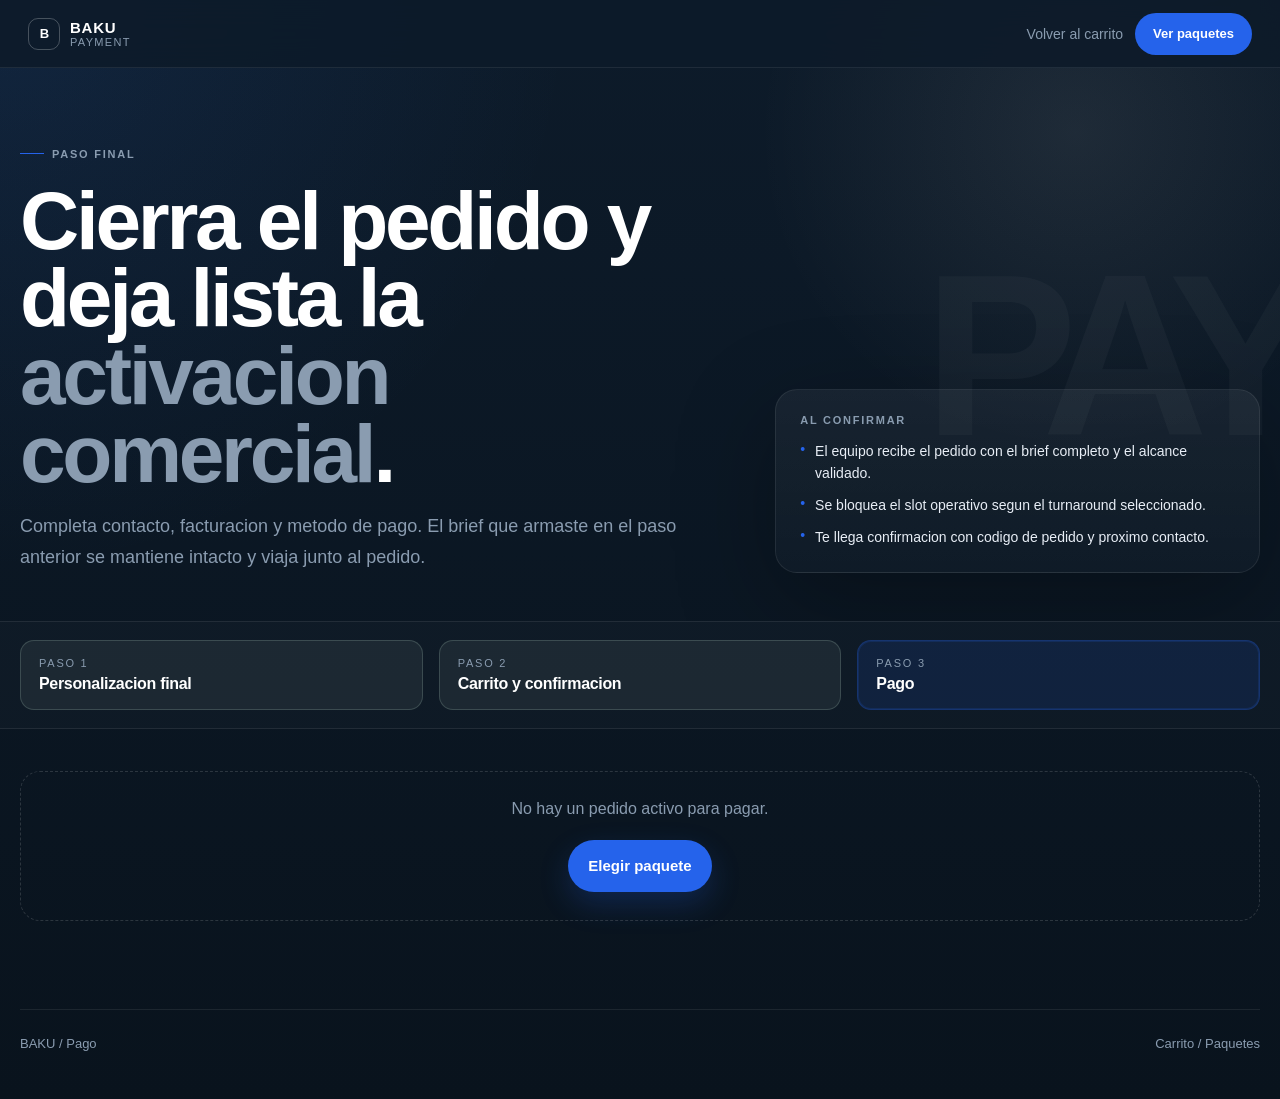
<file: payment.html>
<!DOCTYPE html>
<html lang="es">
<head>
    <meta charset="UTF-8">
    <meta name="viewport" content="width=device-width, initial-scale=1.0">
    <meta name="robots" content="index, follow">
    <title>Pago - BAKU</title>
    <meta name="description" content="Completa tus datos de contacto, facturacion y metodo de pago para confirmar tu paquete de leads B2B personalizado.">
    <link rel="canonical" href="https://www.agenciabaku.com/payment.html">
    <link rel="preconnect" href="https://api.fontshare.com">
    <link href="https://api.fontshare.com/v2/css?f[]=switzer@300,400,500,600,700,800,900&display=swap" rel="stylesheet">
    <link rel="stylesheet" href="/checkout-flow.css">
</head>
<body data-page="payment">
    <nav>
        <a href="/leads.html" class="nav-logo" aria-label="BAKU paquetes">
            <div class="nav-logo-mark">B</div>
            <div>
                <div class="nav-brand">BAKU</div>
                <div class="nav-tagline">Payment</div>
            </div>
        </a>
        <div class="nav-actions">
            <a href="/cart.html" class="nav-link">Volver al carrito</a>
            <a href="/leads.html" class="nav-cta">Ver paquetes</a>
        </div>
    </nav>

    <section class="flow-hero" data-watermark="PAY">
        <div class="container hero-grid">
            <div class="hero-copy">
                <div class="eyebrow">Paso final</div>
                <h1 class="hero-title">Cierra el pedido y deja lista la <em>activacion comercial</em>.</h1>
                <p>
                    Completa contacto, facturacion y metodo de pago. El brief que armaste en el paso
                    anterior se mantiene intacto y viaja junto al pedido.
                </p>
            </div>

            <aside class="hero-panel">
                <div class="hero-panel-kicker">Al confirmar</div>
                <ul class="hero-panel-list">
                    <li>El equipo recibe el pedido con el brief completo y el alcance validado.</li>
                    <li>Se bloquea el slot operativo segun el turnaround seleccionado.</li>
                    <li>Te llega confirmacion con codigo de pedido y proximo contacto.</li>
                </ul>
            </aside>
        </div>
    </section>

    <section class="progress-strip">
        <div class="container progress-grid">
            <div class="progress-step done">
                <div class="progress-label">Paso 1</div>
                <div class="progress-title">Personalizacion final</div>
            </div>
            <div class="progress-step done">
                <div class="progress-label">Paso 2</div>
                <div class="progress-title">Carrito y confirmacion</div>
            </div>
            <div class="progress-step active">
                <div class="progress-label">Paso 3</div>
                <div class="progress-title">Pago</div>
            </div>
        </div>
    </section>

    <main class="page-shell">
        <div class="container">
            <div id="payment-empty" class="empty-state" style="display:none;">
                <p>No hay un pedido activo para pagar.</p>
                <div class="cta-row" style="justify-content:center;">
                    <a class="btn-primary" href="/leads.html">Elegir paquete</a>
                </div>
            </div>

            <div id="payment-content" class="editor-grid">
                <div class="stack">
                    <div id="payment-success" class="success-state">
                        <div class="section-kicker">Pedido confirmado</div>
                        <h3>Tu pedido quedo reservado.</h3>
                        <p class="panel-intro">Codigo <strong id="success-order-code">BK-XXXXXX</strong>. Te enviaremos la confirmacion a <strong id="success-contact-email">tu correo</strong> y seguiremos con <strong id="success-payment-method">tarjeta</strong> como metodo elegido.</p>
                        <div class="price-row total">
                            <span>Total confirmado</span>
                            <strong id="success-order-total">$0</strong>
                        </div>
                    </div>

                    <form id="payment-form" class="stack">
                        <section class="panel">
                            <div class="section-kicker">Contacto</div>
                            <h2>Quien compra y quien recibe.</h2>
                            <div class="field-grid two-col">
                                <div class="field">
                                    <label for="fullName">Nombre completo</label>
                                    <input id="fullName" class="input" type="text" name="fullName" placeholder="Nombre y apellido" required>
                                </div>
                                <div class="field">
                                    <label for="email">Email de confirmacion</label>
                                    <input id="email" class="input" type="email" name="email" placeholder="nombre@empresa.com" required>
                                </div>
                            </div>
                            <div class="field-grid two-col">
                                <div class="field">
                                    <label for="company">Empresa</label>
                                    <input id="company" class="input" type="text" name="company" placeholder="Nombre legal o comercial" required>
                                </div>
                                <div class="field">
                                    <label for="phone">Telefono</label>
                                    <input id="phone" class="input" type="text" name="phone" placeholder="+56 9 1234 5678">
                                </div>
                            </div>
                        </section>

                        <section class="panel">
                            <div class="section-kicker">Facturacion</div>
                            <h3>Datos administrativos</h3>
                            <div class="field-grid two-col">
                                <div class="field">
                                    <label for="billingName">Razon social</label>
                                    <input id="billingName" class="input" type="text" name="billingName" placeholder="Empresa facturada">
                                </div>
                                <div class="field">
                                    <label for="taxId">Tax ID / RUT</label>
                                    <input id="taxId" class="input" type="text" name="taxId" placeholder="Identificador tributario">
                                </div>
                            </div>
                            <div class="field">
                                <label for="billingAddress">Direccion de facturacion</label>
                                <textarea id="billingAddress" class="textarea" name="billingAddress" placeholder="Direccion completa, ciudad, pais"></textarea>
                            </div>
                        </section>

                        <section class="panel">
                            <div class="section-kicker">Metodo</div>
                            <h3>Selecciona como quieres cerrar el pedido.</h3>
                            <div class="option-grid three-col">
                                <div class="choice-card">
                                    <input type="radio" id="pay-card" name="paymentMethod" value="card" checked>
                                    <label for="pay-card">
                                        <span class="choice-title">Tarjeta</span>
                                        <span class="choice-desc">Checkout directo para confirmar al instante.</span>
                                    </label>
                                </div>
                                <div class="choice-card">
                                    <input type="radio" id="pay-wire" name="paymentMethod" value="wire">
                                    <label for="pay-wire">
                                        <span class="choice-title">Transferencia</span>
                                        <span class="choice-desc">Reservas el pedido y te enviamos instrucciones bancarias.</span>
                                    </label>
                                </div>
                                <div class="choice-card">
                                    <input type="radio" id="pay-invoice" name="paymentMethod" value="invoice">
                                    <label for="pay-invoice">
                                        <span class="choice-title">Invoice</span>
                                        <span class="choice-desc">Para equipos que necesitan aprobacion administrativa o procurement.</span>
                                    </label>
                                </div>
                            </div>

                            <div class="field-grid two-col">
                                <div class="field">
                                    <label for="purchaseOrder">PO / referencia interna</label>
                                    <input id="purchaseOrder" class="input" type="text" name="purchaseOrder" placeholder="Opcional">
                                </div>
                                <div class="field">
                                    <label for="billingEmail">Email de cuentas por pagar</label>
                                    <input id="billingEmail" class="input" type="email" name="billingEmail" placeholder="ap@empresa.com">
                                </div>
                            </div>

                            <div class="field">
                                <label for="paymentNotes">Notas de pago o compliance</label>
                                <textarea id="paymentNotes" class="textarea" name="paymentNotes" placeholder="Ej: necesitamos invoice proforma, condiciones net 30, validacion legal, etc."></textarea>
                            </div>

                            <div class="warning-note">
                                Este flujo es una experiencia de pago frontend. Si luego quieres, conectamos esta vista a Stripe, Mercado Pago o a tu stack real de checkout.
                            </div>
                        </section>

                        <section class="panel">
                            <div class="section-kicker">Confirmacion</div>
                            <h3>Listo para cerrar.</h3>
                            <div class="field">
                                <label for="terms">
                                    <input id="terms" type="checkbox" name="terms" required>
                                    Acepto que el pedido se procese con el brief y configuracion revisados en el carrito.
                                </label>
                            </div>
                            <div class="cta-row">
                                <button id="submit-payment" class="btn-primary" type="submit">Pagar y confirmar pedido</button>
                                <a class="btn-secondary" href="/cart.html">Volver al carrito</a>
                            </div>
                        </section>
                    </form>
                </div>

                <aside class="sticky-panel stack">
                    <section class="panel">
                        <div class="summary-head">
                            <div>
                                <div class="summary-tag" id="payment-package-meta">Tecnologia / Premium / 500 leads base</div>
                                <div class="summary-title" id="payment-package-name">Growth Tech</div>
                                <div class="summary-subtitle">Pedido listo para confirmacion y slot operativo.</div>
                            </div>
                        </div>

                        <div class="summary-section">
                            <div class="price-table">
                                <div class="price-row"><span>Volumen final</span><strong id="payment-volume">500 leads</strong></div>
                                <div class="price-row total"><span>Total estimado</span><strong id="payment-total">$697</strong></div>
                            </div>
                        </div>

                        <div class="summary-section">
                            <div class="summary-label">Desglose</div>
                            <div id="payment-pricing" class="price-table"></div>
                        </div>
                    </section>

                    <section class="panel">
                        <div class="section-kicker">Despues del pago</div>
                        <h3>Que deberia pasar.</h3>
                        <ul class="summary-list">
                            <li>Confirmacion de pedido y alcance por correo.</li>
                            <li>Revisión interna del brief con criterios y exclusions.</li>
                            <li>Inicio del armado segun el turnaround elegido.</li>
                        </ul>
                    </section>
                </aside>
            </div>
        </div>
    </main>

    <footer>
        <div class="container footer-shell">
            <span>BAKU / Pago</span>
            <span><a href="/cart.html">Carrito</a> / <a href="/leads.html">Paquetes</a></span>
        </div>
    </footer>

    <script src="/checkout-flow.js"></script>
</body>
</html>
</file>
<file: checkout-flow.css>
:root {
    --midnight: #0D1B2A;
    --midnight-light: #132234;
    --midnight-lighter: #1A2D40;
    --panel: rgba(19, 34, 52, 0.84);
    --panel-strong: rgba(26, 45, 64, 0.96);
    --panel-soft: rgba(255, 255, 255, 0.03);
    --border: rgba(255, 255, 255, 0.08);
    --border-strong: rgba(255, 255, 255, 0.18);
    --white: #ffffff;
    --off-white: #E8EEF6;
    --muted: #8A9CB0;
    --electric: #2563EB;
    --electric-hover: #3B82F6;
    --electric-glow: rgba(37, 99, 235, 0.22);
    --cream: #F5F0E8;
    --success: #B9D7C5;
    --warning: #F2C879;
    --danger: #F1A1A1;
    --radius: 20px;
    --radius-sm: 14px;
    --radius-xs: 10px;
    --radius-pill: 999px;
    --shadow: 0 30px 100px rgba(0, 0, 0, 0.28);
    --max: 1240px;
}

*,
*::before,
*::after {
    box-sizing: border-box;
    margin: 0;
    padding: 0;
}

html {
    scroll-behavior: smooth;
}

body {
    font-family: 'Switzer', -apple-system, BlinkMacSystemFont, sans-serif;
    color: var(--white);
    background:
        radial-gradient(circle at top left, rgba(59, 130, 246, 0.1) 0%, transparent 34%),
        radial-gradient(circle at 84% 12%, rgba(245, 240, 232, 0.08) 0%, transparent 22%),
        linear-gradient(180deg, var(--midnight) 0%, #09131d 100%);
    -webkit-font-smoothing: antialiased;
    overflow-x: hidden;
}

body::before {
    content: "";
    position: fixed;
    inset: 0;
    z-index: -2;
    pointer-events: none;
    opacity: 0.18;
    background:
        linear-gradient(rgba(255, 255, 255, 0.016) 1px, transparent 1px),
        linear-gradient(90deg, rgba(255, 255, 255, 0.016) 1px, transparent 1px);
    background-size: 52px 52px;
    mask-image: radial-gradient(circle at center, #000 34%, transparent 100%);
}

a {
    color: inherit;
    text-decoration: none;
}

button,
input,
select,
textarea {
    font: inherit;
}

button {
    border: 0;
    background: none;
    cursor: pointer;
}

.container {
    width: min(var(--max), calc(100% - 40px));
    margin: 0 auto;
}

nav {
    position: sticky;
    top: 0;
    z-index: 120;
    height: 68px;
    padding: 0 28px;
    display: flex;
    align-items: center;
    justify-content: space-between;
    background: rgba(13, 27, 42, 0.88);
    backdrop-filter: blur(20px);
    -webkit-backdrop-filter: blur(20px);
    border-bottom: 1px solid var(--border);
}

.nav-logo {
    display: flex;
    align-items: center;
    gap: 10px;
}

.nav-logo-mark {
    width: 32px;
    height: 32px;
    border: 1.5px solid rgba(255, 255, 255, 0.24);
    border-radius: var(--radius-xs);
    display: flex;
    align-items: center;
    justify-content: center;
    font-size: 13px;
    font-weight: 800;
    letter-spacing: -0.05em;
}

.nav-brand {
    font-size: 15px;
    font-weight: 700;
    letter-spacing: 0.05em;
}

.nav-tagline {
    color: var(--muted);
    font-size: 11px;
    letter-spacing: 0.12em;
    text-transform: uppercase;
}

.nav-actions {
    display: flex;
    align-items: center;
    gap: 12px;
}

.nav-link {
    color: var(--muted);
    font-size: 14px;
    transition: color 0.2s ease;
}

.nav-link:hover {
    color: var(--white);
}

.nav-cta {
    min-height: 42px;
    padding: 0 18px;
    display: inline-flex;
    align-items: center;
    justify-content: center;
    border-radius: var(--radius-pill);
    background: var(--electric);
    color: var(--white);
    font-size: 13px;
    font-weight: 600;
    transition: background 0.2s ease, transform 0.2s ease;
}

.nav-cta:hover {
    background: var(--electric-hover);
    transform: translateY(-1px);
}

.flow-hero {
    position: relative;
    padding: 72px 0 48px;
    overflow: hidden;
}

.flow-hero::before {
    content: attr(data-watermark);
    position: absolute;
    top: 52%;
    right: -24px;
    transform: translateY(-50%);
    font-size: clamp(90px, 18vw, 250px);
    font-weight: 900;
    letter-spacing: -0.08em;
    color: rgba(255, 255, 255, 0.03);
    pointer-events: none;
    line-height: 0.9;
}

.hero-grid {
    display: grid;
    grid-template-columns: minmax(0, 1.2fr) minmax(320px, 0.8fr);
    gap: 28px;
    align-items: end;
}

.eyebrow {
    display: inline-flex;
    align-items: center;
    gap: 8px;
    color: var(--muted);
    font-size: 11px;
    letter-spacing: 0.16em;
    text-transform: uppercase;
    font-weight: 600;
    margin-bottom: 22px;
}

.eyebrow::before {
    content: "";
    width: 24px;
    height: 1px;
    background: var(--electric);
}

.hero-title {
    font-size: clamp(42px, 7vw, 82px);
    line-height: 0.95;
    letter-spacing: -0.04em;
    font-weight: 900;
    max-width: 840px;
    margin-bottom: 18px;
}

.hero-title em {
    color: var(--muted);
    font-style: normal;
}

.hero-copy {
    max-width: 680px;
}

.hero-copy p {
    color: var(--muted);
    font-size: 18px;
    line-height: 1.72;
}

.hero-panel {
    padding: 24px;
    border-radius: calc(var(--radius) + 2px);
    border: 1px solid var(--border);
    background: linear-gradient(180deg, rgba(255, 255, 255, 0.05), rgba(255, 255, 255, 0.02));
    box-shadow: var(--shadow);
}

.hero-panel-kicker,
.section-kicker {
    color: var(--muted);
    font-size: 11px;
    letter-spacing: 0.16em;
    text-transform: uppercase;
    font-weight: 600;
    margin-bottom: 14px;
}

.hero-panel-title {
    font-size: 24px;
    line-height: 1.1;
    font-weight: 700;
    letter-spacing: -0.03em;
    margin-bottom: 14px;
}

.hero-panel-list,
.meta-list,
.summary-list {
    list-style: none;
    display: grid;
    gap: 10px;
}

.hero-panel-list li,
.meta-list li,
.summary-list li {
    display: flex;
    gap: 10px;
    align-items: flex-start;
    color: var(--off-white);
    line-height: 1.58;
    font-size: 14px;
}

.hero-panel-list li::before,
.meta-list li::before,
.summary-list li::before {
    content: "•";
    color: var(--electric);
    line-height: 1;
    margin-top: 2px;
}

.progress-strip {
    border-top: 1px solid var(--border);
    border-bottom: 1px solid var(--border);
    background: rgba(255, 255, 255, 0.02);
}

.progress-grid {
    display: grid;
    grid-template-columns: repeat(3, minmax(0, 1fr));
    gap: 16px;
    padding: 18px 0;
}

.progress-step {
    padding: 16px 18px;
    border: 1px solid transparent;
    border-radius: var(--radius-sm);
    background: rgba(255, 255, 255, 0.02);
}

.progress-step.active {
    border-color: rgba(37, 99, 235, 0.28);
    background: rgba(37, 99, 235, 0.12);
    box-shadow: inset 0 0 0 1px rgba(37, 99, 235, 0.16);
}

.progress-step.done {
    border-color: rgba(185, 215, 197, 0.2);
    background: rgba(185, 215, 197, 0.08);
}

.progress-label {
    color: var(--muted);
    font-size: 11px;
    letter-spacing: 0.16em;
    text-transform: uppercase;
    margin-bottom: 6px;
}

.progress-title {
    font-size: 16px;
    font-weight: 700;
    letter-spacing: -0.02em;
}

.page-shell {
    padding: 42px 0 88px;
}

.editor-grid {
    display: grid;
    grid-template-columns: minmax(0, 1.16fr) minmax(310px, 0.84fr);
    gap: 24px;
    align-items: start;
}

.stack {
    display: grid;
    gap: 22px;
}

.panel {
    padding: 26px;
    border-radius: calc(var(--radius) + 2px);
    border: 1px solid var(--border);
    background: linear-gradient(180deg, rgba(255, 255, 255, 0.04), rgba(255, 255, 255, 0.02));
    box-shadow: var(--shadow);
}

.panel h2,
.panel h3 {
    font-size: 28px;
    line-height: 1.05;
    letter-spacing: -0.04em;
    font-weight: 800;
}

.panel h3 {
    font-size: 21px;
    margin-bottom: 12px;
}

.panel-intro {
    color: var(--muted);
    font-size: 16px;
    line-height: 1.7;
    margin-top: 12px;
}

.field-grid {
    display: grid;
    gap: 18px;
    margin-top: 22px;
}

.field-grid.two-col {
    grid-template-columns: repeat(2, minmax(0, 1fr));
}

.field {
    display: grid;
    gap: 10px;
}

.field label,
.field legend {
    color: var(--off-white);
    font-size: 14px;
    font-weight: 600;
}

.field legend {
    margin-bottom: 2px;
}

.field-help {
    color: var(--muted);
    font-size: 13px;
    line-height: 1.5;
}

.input,
.textarea,
.select {
    width: 100%;
    min-height: 54px;
    border-radius: 16px;
    border: 1px solid rgba(255, 255, 255, 0.12);
    background: rgba(255, 255, 255, 0.03);
    color: var(--white);
    padding: 0 16px;
    outline: none;
    transition: border-color 0.2s ease, box-shadow 0.2s ease, background 0.2s ease;
}

.textarea {
    min-height: 124px;
    resize: vertical;
    padding: 14px 16px;
}

.input:focus,
.textarea:focus,
.select:focus {
    border-color: var(--electric);
    box-shadow: 0 0 0 3px var(--electric-glow);
    background: rgba(255, 255, 255, 0.05);
}

.select option {
    background: var(--midnight-light);
    color: var(--white);
}

.option-grid {
    display: grid;
    gap: 12px;
}

.option-grid.two-col {
    grid-template-columns: repeat(2, minmax(0, 1fr));
}

.option-grid.three-col {
    grid-template-columns: repeat(3, minmax(0, 1fr));
}

.choice-card {
    position: relative;
}

.choice-card input {
    position: absolute;
    inset: 0;
    opacity: 0;
    pointer-events: none;
}

.choice-card label {
    min-height: 100%;
    display: grid;
    gap: 8px;
    padding: 18px;
    border-radius: 18px;
    border: 1px solid rgba(255, 255, 255, 0.12);
    background: rgba(255, 255, 255, 0.02);
    transition: border-color 0.2s ease, background 0.2s ease, transform 0.2s ease;
    cursor: pointer;
}

.choice-card label:hover {
    border-color: rgba(255, 255, 255, 0.24);
    transform: translateY(-1px);
}

.choice-card input:checked + label {
    border-color: rgba(37, 99, 235, 0.38);
    background: rgba(37, 99, 235, 0.12);
    box-shadow: inset 0 0 0 1px rgba(37, 99, 235, 0.16);
}

.choice-title {
    font-size: 16px;
    font-weight: 700;
    letter-spacing: -0.02em;
}

.choice-desc {
    color: var(--muted);
    font-size: 13px;
    line-height: 1.55;
}

.choice-price {
    color: var(--cream);
    font-size: 13px;
    font-weight: 600;
}

.chip-grid {
    display: flex;
    flex-wrap: wrap;
    gap: 10px;
}

.chip {
    position: relative;
}

.chip input {
    position: absolute;
    opacity: 0;
    pointer-events: none;
}

.chip label {
    display: inline-flex;
    align-items: center;
    min-height: 44px;
    padding: 0 16px;
    border-radius: var(--radius-pill);
    border: 1px solid rgba(255, 255, 255, 0.14);
    background: rgba(255, 255, 255, 0.02);
    color: var(--off-white);
    transition: border-color 0.2s ease, background 0.2s ease, transform 0.2s ease;
    cursor: pointer;
}

.chip label:hover {
    border-color: rgba(255, 255, 255, 0.24);
    transform: translateY(-1px);
}

.chip input:checked + label {
    background: var(--electric);
    border-color: var(--electric);
    box-shadow: 0 10px 24px var(--electric-glow);
}

.inline-note,
.warning-note,
.success-note {
    padding: 16px 18px;
    border-radius: 16px;
    font-size: 14px;
    line-height: 1.6;
}

.inline-note {
    background: rgba(255, 255, 255, 0.03);
    border: 1px solid rgba(255, 255, 255, 0.08);
    color: var(--muted);
}

.warning-note {
    background: rgba(242, 200, 121, 0.1);
    border: 1px solid rgba(242, 200, 121, 0.2);
    color: #F9DFA8;
}

.success-note {
    background: rgba(185, 215, 197, 0.1);
    border: 1px solid rgba(185, 215, 197, 0.22);
    color: #D8F0E4;
}

.sticky-panel {
    position: sticky;
    top: 88px;
}

.summary-head {
    display: flex;
    align-items: flex-start;
    justify-content: space-between;
    gap: 14px;
    margin-bottom: 18px;
}

.summary-tag {
    display: inline-flex;
    align-items: center;
    min-height: 32px;
    padding: 0 12px;
    border-radius: var(--radius-pill);
    background: rgba(255, 255, 255, 0.06);
    color: var(--off-white);
    font-size: 12px;
    letter-spacing: 0.08em;
    text-transform: uppercase;
}

.summary-title {
    font-size: 32px;
    line-height: 0.96;
    letter-spacing: -0.05em;
    font-weight: 900;
}

.summary-subtitle {
    color: var(--muted);
    font-size: 14px;
    line-height: 1.6;
    margin-top: 10px;
}

.summary-section {
    padding-top: 18px;
    margin-top: 18px;
    border-top: 1px solid rgba(255, 255, 255, 0.08);
}

.summary-label {
    color: var(--muted);
    font-size: 11px;
    letter-spacing: 0.16em;
    text-transform: uppercase;
    margin-bottom: 10px;
}

.summary-pills {
    display: flex;
    flex-wrap: wrap;
    gap: 8px;
}

.summary-pill {
    display: inline-flex;
    align-items: center;
    min-height: 34px;
    padding: 0 12px;
    border-radius: var(--radius-pill);
    background: rgba(255, 255, 255, 0.04);
    color: var(--off-white);
    font-size: 13px;
}

.price-table {
    display: grid;
    gap: 10px;
}

.price-row {
    display: flex;
    align-items: center;
    justify-content: space-between;
    gap: 16px;
    color: var(--off-white);
    font-size: 14px;
}

.price-row.muted {
    color: var(--muted);
}

.price-row.total {
    margin-top: 6px;
    padding-top: 14px;
    border-top: 1px solid rgba(255, 255, 255, 0.08);
    font-size: 18px;
    font-weight: 700;
}

.cta-row {
    display: flex;
    flex-wrap: wrap;
    gap: 12px;
    margin-top: 22px;
}

.btn-primary,
.btn-secondary,
.btn-ghost {
    min-height: 52px;
    padding: 0 20px;
    display: inline-flex;
    align-items: center;
    justify-content: center;
    border-radius: var(--radius-pill);
    font-size: 15px;
    font-weight: 600;
    transition: transform 0.2s ease, background 0.2s ease, border-color 0.2s ease;
}

.btn-primary {
    background: var(--electric);
    color: var(--white);
    box-shadow: 0 12px 30px var(--electric-glow);
}

.btn-primary:hover {
    background: var(--electric-hover);
    transform: translateY(-1px);
}

.btn-secondary {
    border: 1px solid rgba(255, 255, 255, 0.16);
    background: rgba(255, 255, 255, 0.02);
    color: var(--white);
}

.btn-secondary:hover,
.btn-ghost:hover {
    border-color: rgba(255, 255, 255, 0.26);
    transform: translateY(-1px);
}

.btn-ghost {
    border: 1px dashed rgba(255, 255, 255, 0.16);
    background: transparent;
    color: var(--muted);
}

.detail-list,
.order-kpis {
    display: grid;
    gap: 12px;
}

.detail-row,
.kpi-row {
    display: flex;
    gap: 16px;
    align-items: flex-start;
    justify-content: space-between;
    padding: 15px 0;
    border-bottom: 1px solid rgba(255, 255, 255, 0.08);
}

.detail-row:last-child,
.kpi-row:last-child {
    border-bottom: 0;
    padding-bottom: 0;
}

.detail-key,
.kpi-key {
    color: var(--muted);
    font-size: 13px;
    width: 42%;
}

.detail-value,
.kpi-value {
    color: var(--white);
    font-size: 14px;
    text-align: right;
    flex: 1;
    line-height: 1.6;
}

.empty-state {
    padding: 28px;
    border: 1px dashed rgba(255, 255, 255, 0.14);
    border-radius: var(--radius);
    color: var(--muted);
    text-align: center;
}

.success-state {
    display: none;
    padding: 28px;
    border-radius: var(--radius);
    border: 1px solid rgba(185, 215, 197, 0.24);
    background: rgba(185, 215, 197, 0.08);
}

.success-state.active {
    display: grid;
    gap: 16px;
}

footer {
    padding: 0 0 48px;
}

.footer-shell {
    padding-top: 26px;
    border-top: 1px solid rgba(255, 255, 255, 0.08);
    display: flex;
    align-items: center;
    justify-content: space-between;
    gap: 14px;
    color: var(--muted);
    font-size: 13px;
}

@media (max-width: 1120px) {
    .hero-grid,
    .editor-grid {
        grid-template-columns: 1fr;
    }

    .sticky-panel {
        position: static;
    }

    .flow-hero::before {
        right: -60px;
        top: 20%;
        transform: none;
    }
}

@media (max-width: 820px) {
    nav {
        padding: 0 18px;
    }

    .nav-tagline,
    .nav-link {
        display: none;
    }

    .flow-hero {
        padding: 48px 0 34px;
    }

    .hero-title {
        font-size: clamp(34px, 12vw, 54px);
    }

    .hero-copy p,
    .panel-intro,
    .section-subtitle {
        font-size: 15px;
    }

    .progress-grid,
    .field-grid.two-col,
    .option-grid.two-col,
    .option-grid.three-col {
        grid-template-columns: 1fr;
    }

    .panel,
    .hero-panel {
        padding: 22px;
    }

    .summary-title {
        font-size: 26px;
    }

    .footer-shell {
        flex-direction: column;
        align-items: flex-start;
    }
}
</file>
